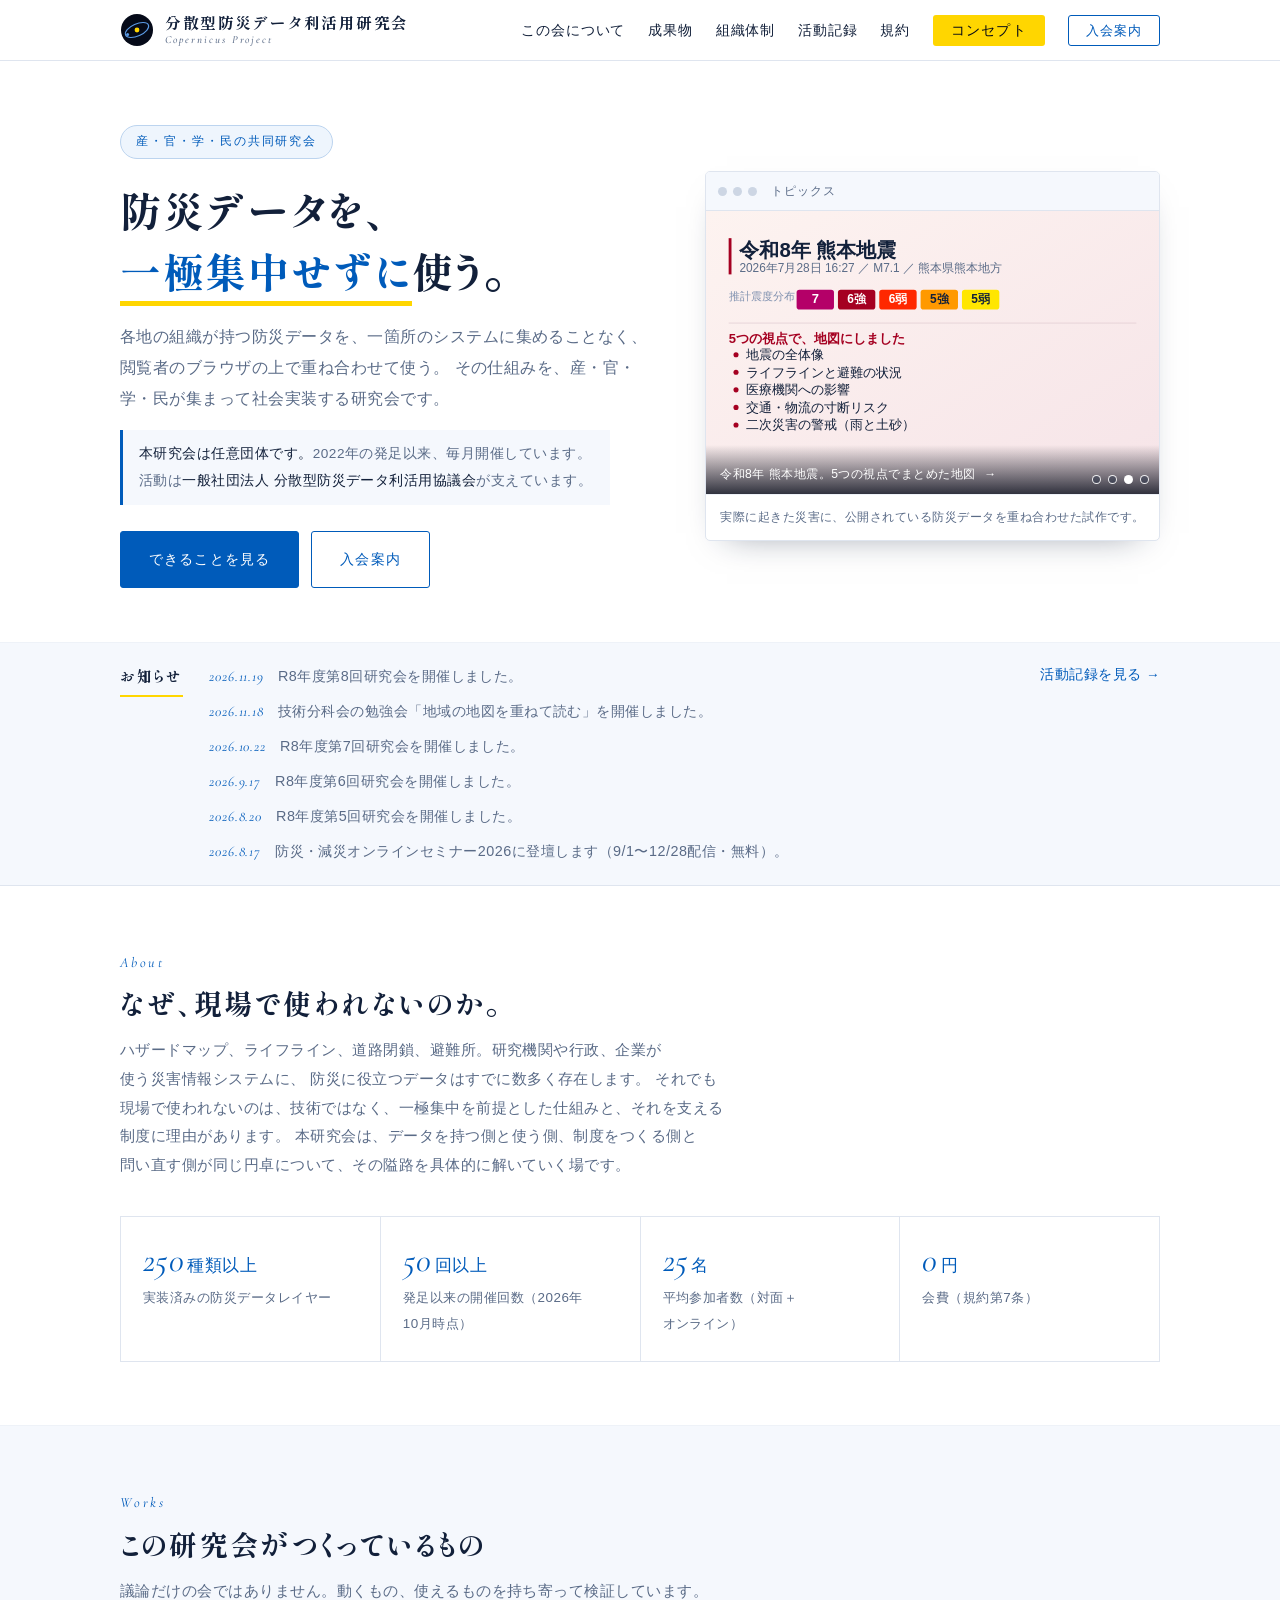
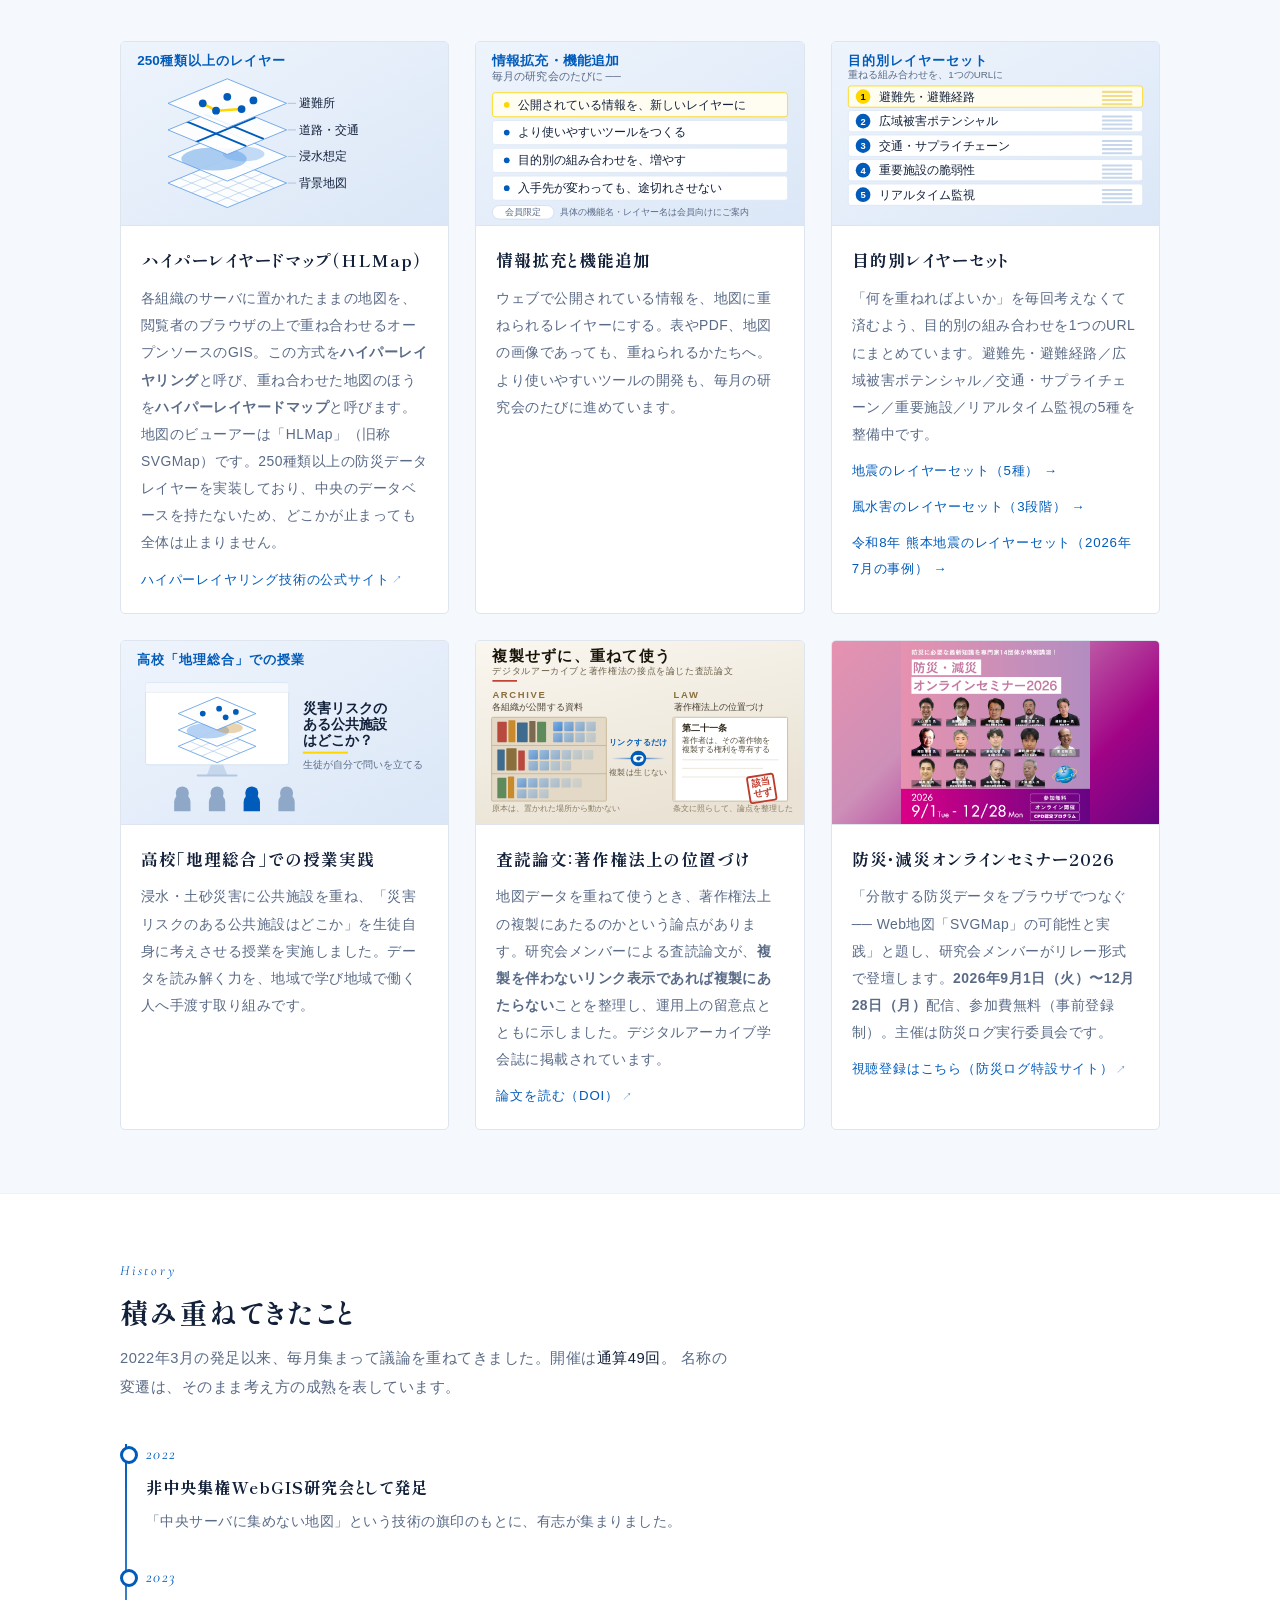
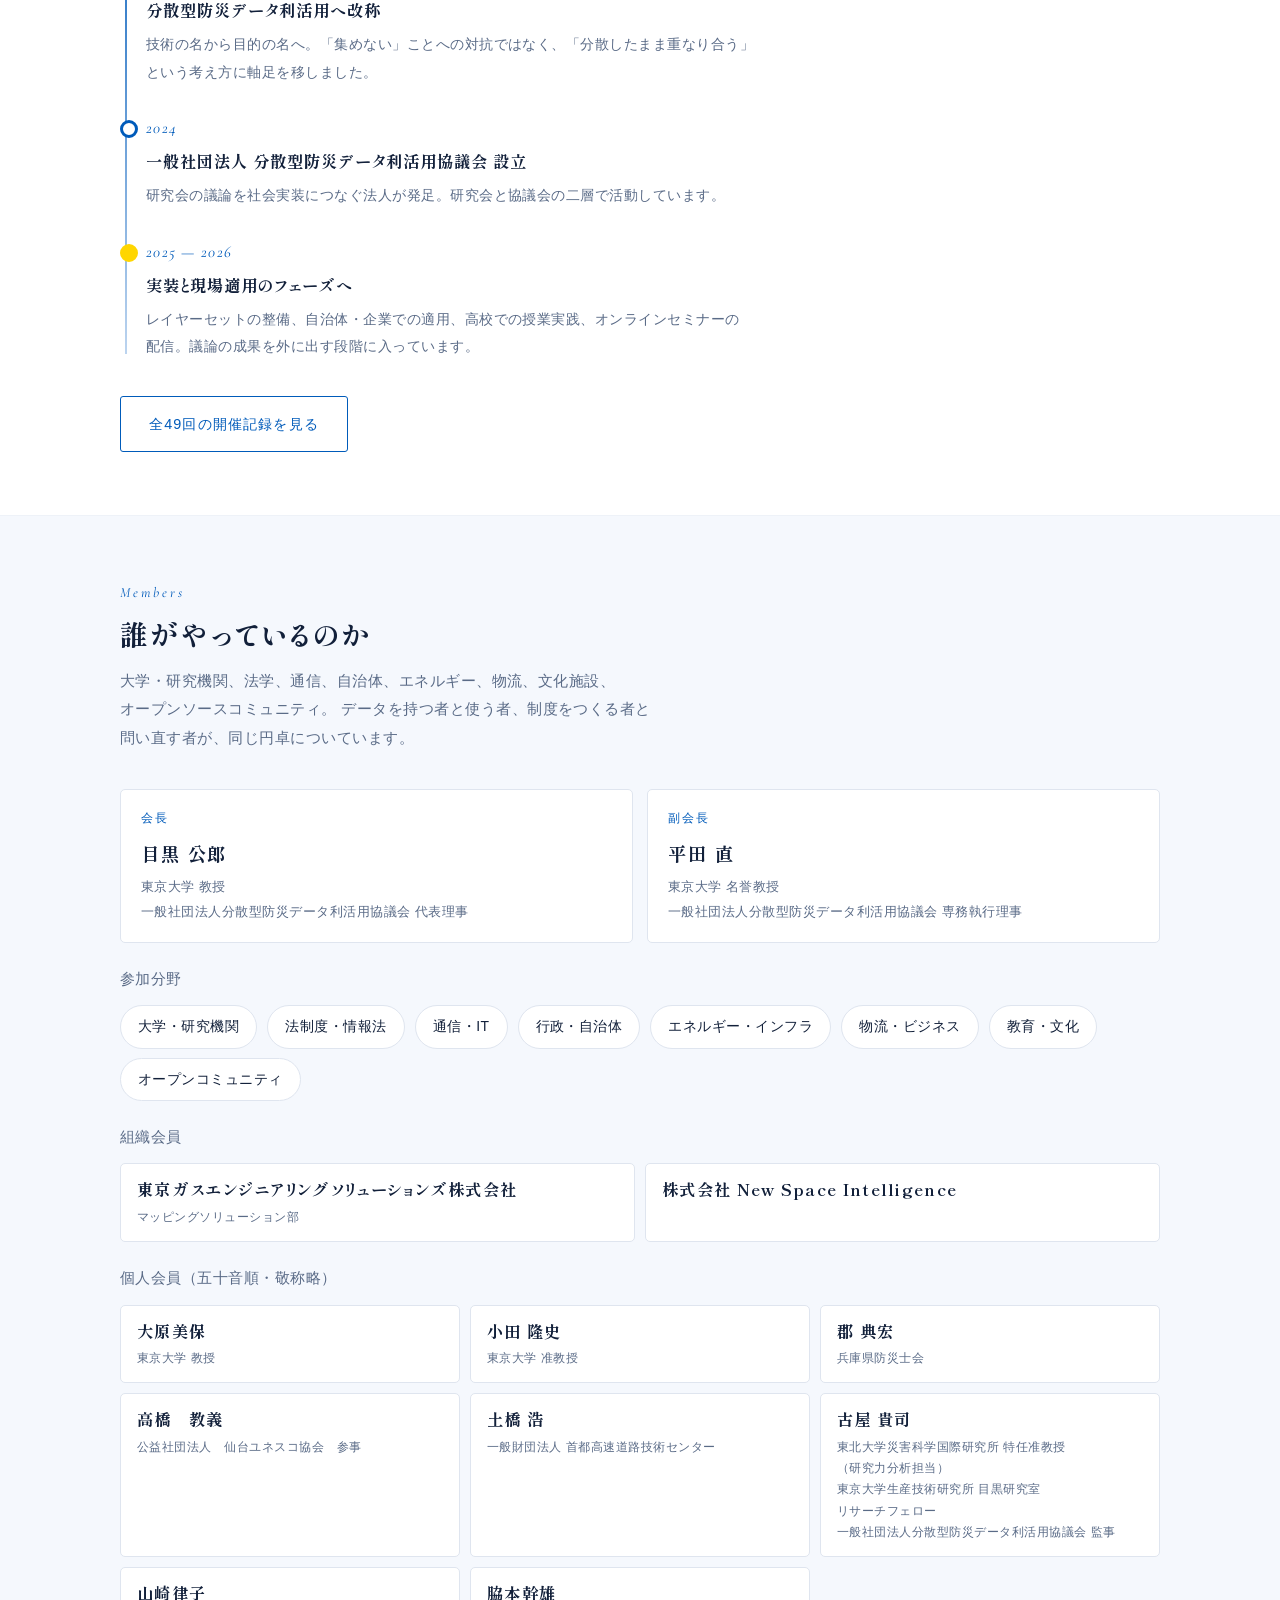
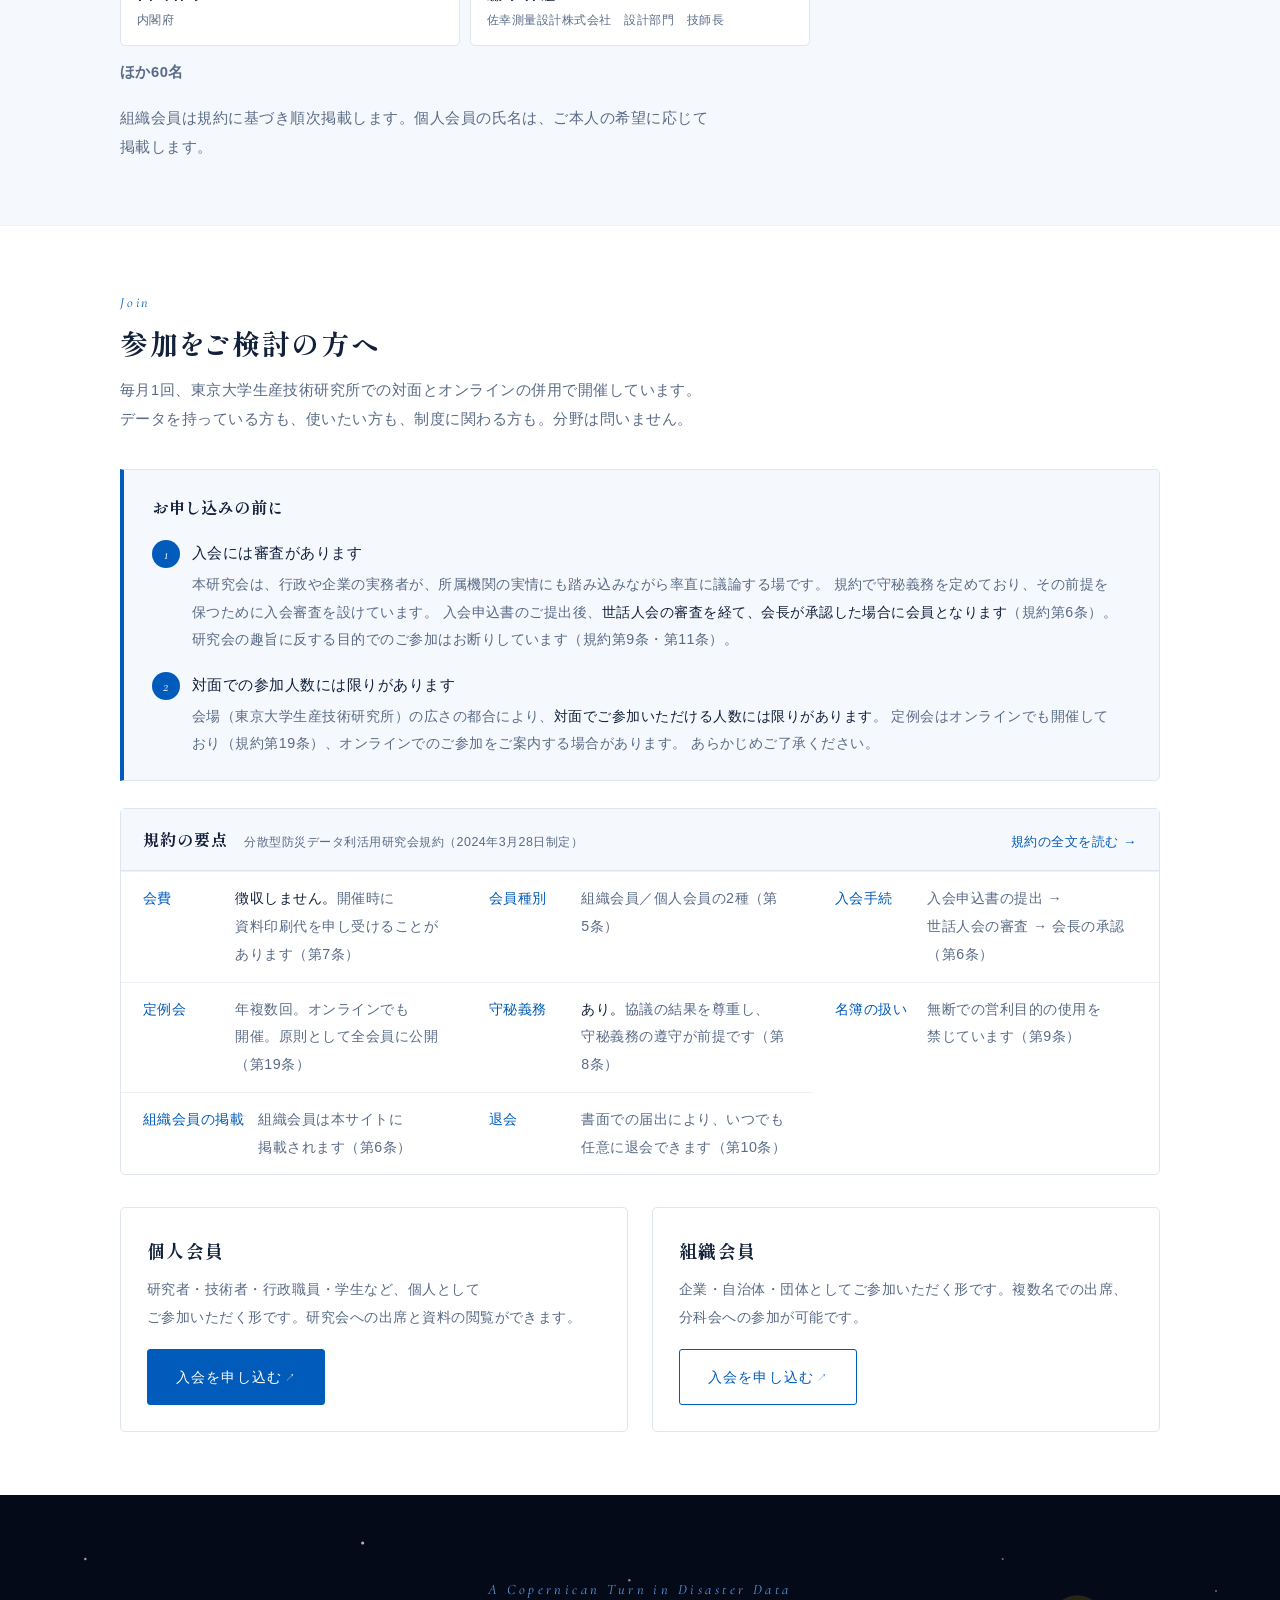
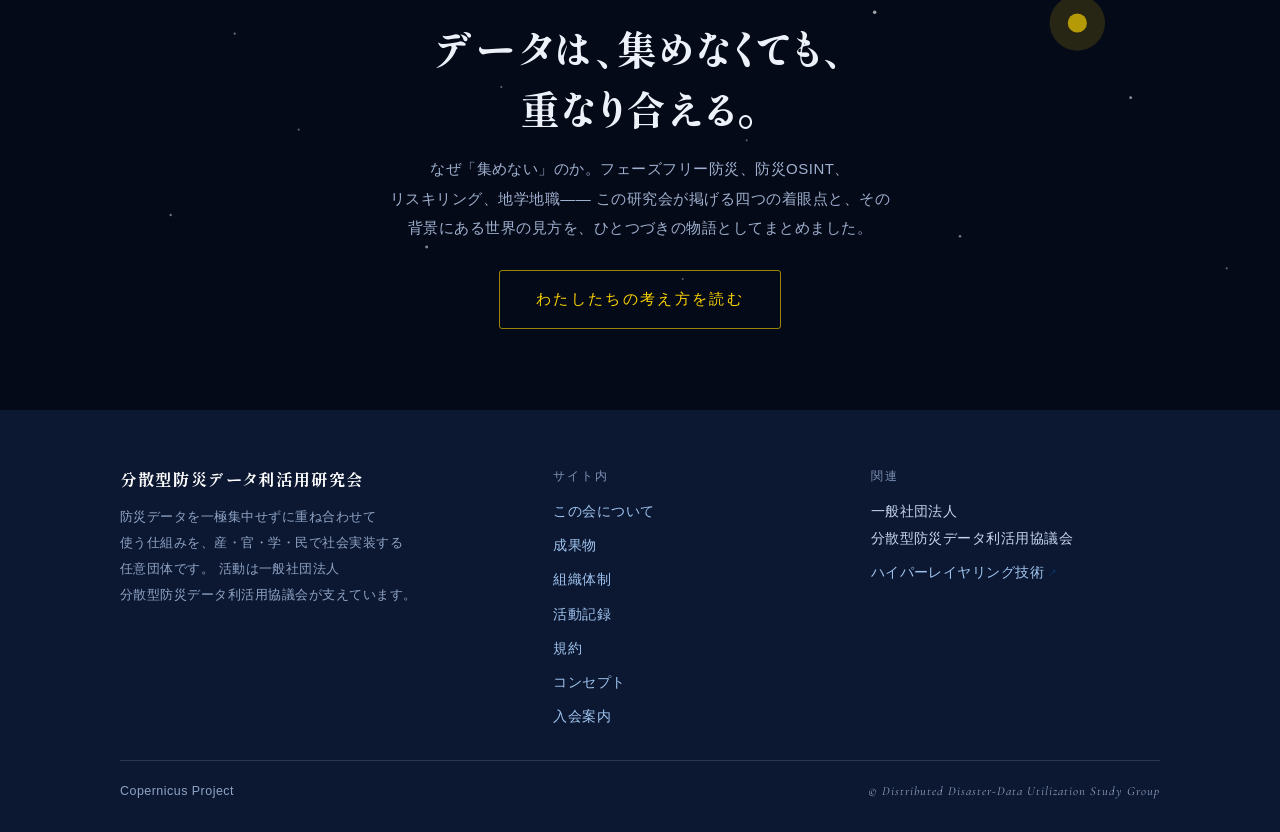
<file: index.html>
﻿<!DOCTYPE html>
<html lang="ja">
<head>
<meta charset="utf-8">
<meta name="viewport" content="width=device-width, initial-scale=1">
<title>分散型防災データ利活用研究会｜防災データを、一極集中せずに使う</title>
<meta name="description" content="各地に散らばる防災データを、一箇所に集めることなくブラウザ上で重ね合わせて使う。その仕組みを産官学民で社会実装する研究会です。2022年の発足以来、毎月開催しています。">
<!-- サイトの企画・執筆・デザイン・実装。発行主体は研究会（下部のJSON-LDを参照） -->
<meta name="author" content="古屋 貴司 (Takashi Furuya)">
<!-- SEO:start -->
<!-- Google Search Console の所有権確認。ページの見た目には影響しない。削除すると確認が外れる -->
<meta name="google-site-verification" content="BHTIkplktdy_r1cbRWovv_weoWzR46BO6f8DPQbKhCU">
<link rel="canonical" href="https://copernicus.gr.jp/">
<meta property="og:type" content="website">
<meta property="og:site_name" content="分散型防災データ利活用研究会">
<meta property="og:locale" content="ja_JP">
<meta property="og:url" content="https://copernicus.gr.jp/">
<meta property="og:title" content="分散型防災データ利活用研究会｜防災データを、一極集中せずに使う">
<meta property="og:description" content="各地に散らばる防災データを、一箇所に集めることなくブラウザ上で重ね合わせて使う。その仕組みを産官学民で社会実装する研究会です。2022年の発足以来、毎月開催しています。">
<meta property="og:image" content="https://copernicus.gr.jp/ogp.png">
<meta property="og:image:width" content="1200">
<meta property="og:image:height" content="630">
<meta property="og:image:alt" content="データは、集めなくても、重なり合える。／分散型防災データ利活用研究会">
<meta name="twitter:card" content="summary_large_image">
<meta name="robots" content="index,follow,max-image-preview:large">
<script type="application/ld+json">
{
  "@context": "https://schema.org",
  "@type": "Organization",
  "@id": "https://copernicus.gr.jp/#organization",
  "name": "分散型防災データ利活用研究会",
  "alternateName": ["COPERNICUS研究会", "非中央集権WebGIS研究会", "Distributed Disaster-Data Utilization Study Group"],
  "url": "https://copernicus.gr.jp/",
  "logo": "https://copernicus.gr.jp/ogp.png",
  "foundingDate": "2022-03-31",
  "description": "各地に散らばる防災データを、一箇所に集めることなくブラウザ上で重ね合わせて使う仕組みを、産官学民で社会実装する研究会。",
  "parentOrganization": {
    "@type": "Organization",
    "name": "一般社団法人分散型防災データ利活用協議会"
  },
  "knowsAbout": ["防災データ", "ハイパーレイヤリング", "ハイパーレイヤードマップ", "HLMap", "分散型GIS", "ハザードマップ", "フェーズフリー防災", "防災OSINT", "オープンデータ"],
  "citation": {
    "@type": "ScholarlyArticle",
    "name": "ハイパーレイヤリングによる地図データの防災活用と著作権法上の課題：複製を伴わないリンク表示の合法性と運用上の留意点",
    "author": [
      { "@type": "Person", "name": "三浦 伸也" },
      { "@type": "Person", "name": "高木 悟" },
      { "@type": "Person", "name": "福井 健策" },
      { "@type": "Person", "name": "目黒 公郎" },
      { "@type": "Person", "name": "柴山 明寛" },
      { "@type": "Person", "name": "柴田 一雄" },
      { "@type": "Person", "name": "瀧田 佐登子" }
    ],
    "isPartOf": { "@type": "Periodical", "name": "デジタルアーカイブ学会誌" },
    "volumeNumber": "10",
    "issueNumber": "3",
    "datePublished": "2026",
    "pagination": "e22-e32",
    "identifier": "https://doi.org/10.24506/jsda.10.3_e22",
    "url": "https://doi.org/10.24506/jsda.10.3_e22"
  }
}
</script>

<!--
  サイトそのものの制作クレジット。
  author（＝creator）は個人、publisher は研究会。両者を分けておく。
  schema.org の producer は音楽アルバム・映画・TV/ラジオ番組などの制作を
  想定した語で、ウェブサイトには合わない。director は映像作品向け。
-->
<script type="application/ld+json">
{
  "@context": "https://schema.org",
  "@type": "WebSite",
  "@id": "https://copernicus.gr.jp/#website",
  "name": "分散型防災データ利活用研究会",
  "url": "https://copernicus.gr.jp/",
  "inLanguage": "ja",
  "publisher": { "@id": "https://copernicus.gr.jp/#organization" },
  "author": {
    "@type": "Person",
    "@id": "https://copernicus.gr.jp/#furuya",
    "name": "古屋 貴司",
    "alternateName": "Takashi Furuya"
  },
  "creator": { "@id": "https://copernicus.gr.jp/#furuya" }
}
</script>
<!-- SEO:end -->
<link rel="icon" type="image/svg+xml" href="data:image/svg+xml,%3Csvg xmlns='http://www.w3.org/2000/svg' viewBox='0 0 64 64'%3E%3Crect width='64' height='64' rx='12' fill='%23050a18'/%3E%3Cellipse cx='32' cy='32' rx='24' ry='11' fill='none' stroke='%235b9be6' stroke-width='3' transform='rotate(-24 32 32)'/%3E%3Ccircle cx='32' cy='32' r='6' fill='%23ffd600'/%3E%3Ccircle cx='14' cy='40' r='4' fill='%235b9be6'/%3E%3C/svg%3E">
<link rel="preconnect" href="https://fonts.googleapis.com">
<link rel="preconnect" href="https://fonts.gstatic.com" crossorigin>
<link href="https://fonts.googleapis.com/css2?family=Shippori+Mincho+B1:wght@500;700;800&family=Zen+Kaku+Gothic+New:wght@400;500;700&family=Cormorant+Garamond:ital,wght@1,400;1,500&display=swap" rel="stylesheet">
<!-- home.css を書き換えたら、末尾の数字を1つ増やしてください -->
<link rel="stylesheet" href="home.css?v=47">

<!-- アクセス解析（GoatCounter）。Cookieを使わず、IPアドレスとUser-Agentを保存しない。
     個人を識別せず、集計結果だけを残すため、同意バナーは置いていない。
     止めるときは、下の2行を消すだけでよい。 -->
<script data-goatcounter="https://copernicus-tokyo.goatcounter.com/count"
        async src="//gc.zgo.at/count.js"></script>
</head>
<body>

<header class="hd">
  <div class="hd__in">
    <a class="hd__brand" href="#top">
      <svg width="34" height="34" viewBox="0 0 34 34" aria-hidden="true">
        <circle cx="17" cy="17" r="16" fill="#050a18"/>
        <circle cx="17" cy="17" r="2.4" fill="#ffd600"/>
        <ellipse cx="17" cy="17" rx="12.5" ry="6" fill="none" stroke="#5b9be6" stroke-width="1.1" transform="rotate(-24 17 17)"/>
        <circle cx="7.6" cy="21.4" r="1.5" fill="#5b9be6"/>
      </svg>
      <span class="hd__name">分散型防災データ利活用研究会<small>Copernicus Project</small></span>
    </a>
    <nav>
      <ul class="hd__nav">
        <li><a href="#about">この会について</a></li>
        <li><a href="#works">成果物</a></li>
        <li><a href="#members">組織体制</a></li>
        <li><a href="records.html">活動記録</a></li>
        <li><a href="kiyaku.html">規約</a></li>
        <li class="is-story"><a href="story.html">コンセプト</a></li>
        <li><a class="hd__cta" href="#join">入会案内</a></li>
      </ul>
    </nav>
  </div>
</header>

<main id="top">

<!-- ============ ファーストビュー ============ -->
<section class="hero">
  <div class="wrap hero__grid">
    <div>
      <span class="hero__eyebrow">産・官・学・民の共同研究会</span>
      <h1>防災データを、<br><em>一極集中せずに</em>使う。</h1>
      <p class="hero__lead">
        各地の組織が持つ防災データを、一箇所のシステムに集めることなく、
        閲覧者のブラウザの上で重ね合わせて使う。
        その仕組みを、産・官・学・民が集まって社会実装する研究会です。
      </p>
      <p class="hero__org">
        <b>本研究会は任意団体です。</b>2022年の発足以来、毎月開催しています。
        活動は<b>一般社団法人 分散型防災データ利活用協議会</b>が支えています。
      </p>
      <div class="btns">
        <a class="btn btn--fill" href="#works">できることを見る</a>
        <a class="btn btn--line" href="#join">入会案内</a>
      </div>
    </div>

    <!-- 【要差し替え】実際の画面キャプチャに置き換えてください -->
    <figure class="shot">
      <div class="shot__bar">
        <span class="shot__dot"></span><span class="shot__dot"></span><span class="shot__dot"></span>
        <span class="shot__url" id="heroUrl">hyperlayering.org / …</span>
      </div>
      <!-- 画像の指定は同じフォルダの hero.js を編集してください。
           2枚以上書くと自動で切り替わります（1枚なら静止したまま） -->
      <div class="shot__body" id="heroShot">
        <img class="shot__img" src="fig-hero.svg" width="1600" height="1000"
             alt="各組織にデータを置いたまま、ブラウザの上で重ね合わせる仕組みの図">
      </div>
      <figcaption class="shot__cap" id="heroCap">1つのURLで、目的に応じたレイヤーの組み合わせをそのまま届けられます。</figcaption>
    </figure>
  </div>
</section>

<!-- ============ お知らせ（ヒーロー直下） ============
     本文は同じフォルダの news.js を編集してください -->
<section class="strip">
  <div class="wrap strip__in">
    <span class="strip__label">お知らせ</span>
    <div class="news" id="news">
      <div class="news__i"><span class="news__d">2026.10.22</span><span class="news__x">R8年度第7回研究会を開催しました。</span></div>
      <div class="news__i"><span class="news__d">2026.9.17</span><span class="news__x">R8年度第6回研究会を開催しました。</span></div>
    </div>
    <a class="strip__more" href="records.html">活動記録を見る</a>
  </div>
</section>

<!-- ============ この会について ============ -->
<section class="sec" id="about">
  <div class="wrap">
    <div class="sec__head rv">
      <span class="sec__label">About</span>
      <h2 class="sec__title">なぜ、現場で使われないのか。</h2>
      <p class="sec__note">
        ハザードマップ、ライフライン、道路閉鎖、避難所。研究機関や行政、企業が使う災害情報システムに、
        防災に役立つデータはすでに数多く存在します。
        それでも現場で使われないのは、技術ではなく、一極集中を前提とした仕組みと、それを支える制度に理由があります。
        本研究会は、データを持つ側と使う側、制度をつくる側と問い直す側が同じ円卓について、その隘路を具体的に解いていく場です。
      </p>
    </div>
    <div class="figs rv">
      <div class="fig">
        <div class="fig__v">250<span>種類以上</span></div>
        <div class="fig__k">実装済みの防災データレイヤー</div>
      </div>
      <div class="fig">
        <div class="fig__v">50<span>回以上</span></div>
        <div class="fig__k">発足以来の開催回数（2026年10月時点）</div>
      </div>
      <div class="fig">
        <div class="fig__v">25<span>名</span></div>
        <div class="fig__k">平均参加者数（対面＋オンライン）</div>
      </div>
      <div class="fig">
        <div class="fig__v">0<span>円</span></div>
        <div class="fig__k">会費（規約第7条）</div>
      </div>
    </div>
  </div>
</section>

<!-- ============ 成果物 ============ -->
<section class="sec sec--tint" id="works">
  <div class="wrap">
    <div class="sec__head rv">
      <span class="sec__label">Works</span>
      <h2 class="sec__title">この研究会がつくっているもの</h2>
      <p class="sec__note">議論だけの会ではありません。動くもの、使えるものを持ち寄って検証しています。</p>
    </div>
    <div class="works">

      <article class="work rv">
        <img class="work__img" src="fig-hyperlayering.svg" width="1600" height="900" loading="lazy"
             alt="行政・研究機関・民間・コミュニティのサーバにデータを置いたまま、閲覧者のブラウザの上で重ね合わせる仕組みの図">
        <div class="work__b">
          <h3 class="work__t">ハイパーレイヤードマップ（HLMap）</h3>
          <p class="work__d">各組織のサーバに置かれたままの地図を、閲覧者のブラウザの上で重ね合わせるオープンソースのGIS。この方式を<b>ハイパーレイヤリング</b>と呼び、重ね合わせた地図のほうを<b>ハイパーレイヤードマップ</b>と呼びます。地図のビューアーは「HLMap」（旧称 SVGMap）です。250種類以上の防災データレイヤーを実装しており、中央のデータベースを持たないため、どこかが止まっても全体は止まりません。</p>
          <a class="work__more" href="https://hyperlayering.org/" target="_blank" rel="noopener">ハイパーレイヤリング技術の公式サイト</a>
        </div>
      </article>
      <article class="work rv">
        <img class="work__img" src="fig-dev.svg" width="1600" height="900" loading="lazy"
             alt="毎月の研究会のたびに、公開情報の新規レイヤー化、より使いやすいツールの開発、目的別の組み合わせの拡充が重ねられていることを示す図">
        <div class="work__b">
          <h3 class="work__t">情報拡充と機能追加</h3>
          <p class="work__d">ウェブで公開されている情報を、地図に重ねられるレイヤーにする。表やPDF、地図の画像であっても、重ねられるかたちへ。より使いやすいツールの開発も、毎月の研究会のたびに進めています。</p>
        </div>
      </article>
      <article class="work rv">
        <img class="work__img" src="fig-layerset.svg" width="1600" height="900" loading="lazy"
             alt="避難先・避難経路、広域被害ポテンシャル、交通・サプライチェーン、重要施設の脆弱性、リアルタイム監視の5つのレイヤーセットの構成図">
        <div class="work__b">
          <h3 class="work__t">目的別レイヤーセット</h3>
          <p class="work__d">「何を重ねればよいか」を毎回考えなくて済むよう、目的別の組み合わせを1つのURLにまとめています。避難先・避難経路／広域被害ポテンシャル／交通・サプライチェーン／重要施設／リアルタイム監視の5種を整備中です。</p>
          <a class="work__more" href="layersets.html">地震のレイヤーセット（5種）</a>
          <a class="work__more" href="layersets.html#storm">風水害のレイヤーセット（3段階）</a>
          <a class="work__more" href="kumamoto.html">令和8年 熊本地震のレイヤーセット（2026年7月の事例）</a>
        </div>
      </article>
      <article class="work rv">
        <img class="work__img" src="fig-class.svg" width="1600" height="900" loading="lazy"
             alt="教室のスクリーンに浸水・土砂災害・公共施設を重ねた地図を映し、生徒が災害リスクのある公共施設を考える授業の図">
        <div class="work__b">
          <h3 class="work__t">高校「地理総合」での授業実践</h3>
          <p class="work__d">浸水・土砂災害に公共施設を重ね、「災害リスクのある公共施設はどこか」を生徒自身に考えさせる授業を実施しました。データを読み解く力を、地域で学び地域で働く人へ手渡す取り組みです。</p>
        </div>
      </article>
      <!-- 書誌情報は表示しない。カードが縦に伸びるため、data-citation とJSON-LDに持たせている -->
      <article class="work rv" data-citation="三浦伸也・高木悟・福井健策・目黒公郎・柴山明寛・柴田一雄・瀧田佐登子「ハイパーレイヤリングによる地図データの防災活用と著作権法上の課題：複製を伴わないリンク表示の合法性と運用上の留意点」デジタルアーカイブ学会誌 第10巻3号、2026年、e22–e32頁。"
               data-doi="10.24506/jsda.10.3_e22">
        <img class="work__img" src="fig-paper.svg" width="1600" height="900" loading="lazy"
             alt="各組織のサーバに置かれたままの地図データを、閲覧者のブラウザの上でのみ重ね合わせる仕組みの図。サーバ間で複製が生じないことを示す">
        <div class="work__b">
          <h3 class="work__t">査読論文：著作権法上の位置づけ</h3>
          <p class="work__d">地図データを重ねて使うとき、著作権法上の複製にあたるのかという論点があります。研究会メンバーによる査読論文が、<b>複製を伴わないリンク表示であれば複製にあたらない</b>ことを整理し、運用上の留意点とともに示しました。デジタルアーカイブ学会誌に掲載されています。</p>
          <a class="work__more" href="https://doi.org/10.24506/jsda.10.3_e22" target="_blank" rel="noopener">論文を読む（DOI）</a>
        </div>
      </article>
      <article class="work rv">
        <img class="work__img work__img--fit" src="bosailog.png" width="640" height="620" loading="lazy"
             alt="防災・減災オンラインセミナー2026の告知バナー。専門家14団体が特別講演。2026年9月1日（火）〜12月28日（月）、参加無料、オンライン開催、CPD認定プログラム">
        <div class="work__b">
          <h3 class="work__t">防災・減災オンラインセミナー2026</h3>
          <p class="work__d">「分散する防災データをブラウザでつなぐ ── Web地図「SVGMap」の可能性と実践」と題し、研究会メンバーがリレー形式で登壇します。<b>2026年9月1日（火）〜12月28日（月）</b>配信、参加費無料（事前登録制）。主催は防災ログ実行委員会です。</p>
          <a class="work__more" href="https://bousailog.com/banner_post/online2026/"
             target="_blank" rel="noopener">視聴登録はこちら（防災ログ特設サイト）</a>
        </div>
      </article>

    </div>
  </div>
</section>

<!-- ============ 活動記録 ============ -->
<section class="sec" id="history">
  <div class="wrap">
    <div class="sec__head rv">
      <span class="sec__label">History</span>
      <h2 class="sec__title">積み重ねてきたこと</h2>
      <p class="sec__note">
        2022年3月の発足以来、毎月集まって議論を重ねてきました。開催は<b style="color:var(--ink);font-weight:500">通算49回</b>。
        名称の変遷は、そのまま考え方の成熟を表しています。
      </p>
    </div>

    <div class="tl rv" style="margin-bottom:36px">
      <div class="tl__i">
        <span class="tl__y">2022</span>
        <h3 class="tl__t">非中央集権WebGIS研究会として発足</h3>
        <p class="tl__d">「中央サーバに集めない地図」という技術の旗印のもとに、有志が集まりました。</p>
      </div>
      <div class="tl__i">
        <span class="tl__y">2023</span>
        <h3 class="tl__t">分散型防災データ利活用へ改称</h3>
        <p class="tl__d">技術の名から目的の名へ。「集めない」ことへの対抗ではなく、「分散したまま重なり合う」という考え方に軸足を移しました。</p>
      </div>
      <div class="tl__i">
        <span class="tl__y">2024</span>
        <h3 class="tl__t">一般社団法人 分散型防災データ利活用協議会 設立</h3>
        <p class="tl__d">研究会の議論を社会実装につなぐ法人が発足。研究会と協議会の二層で活動しています。</p>
      </div>
      <div class="tl__i tl__i--now">
        <span class="tl__y">2025 — 2026</span>
        <h3 class="tl__t">実装と現場適用のフェーズへ</h3>
        <p class="tl__d">レイヤーセットの整備、自治体・企業での適用、高校での授業実践、オンラインセミナーの配信。議論の成果を外に出す段階に入っています。</p>
      </div>
    </div>

    <a class="btn btn--line rv" href="records.html">全49回の開催記録を見る</a>
  </div>
</section>

<!-- ============ 組織体制 ============ -->
<section class="sec sec--tint" id="members">
  <div class="wrap">
    <div class="sec__head rv">
      <span class="sec__label">Members</span>
      <h2 class="sec__title">誰がやっているのか</h2>
      <p class="sec__note">
        大学・研究機関、法学、通信、自治体、エネルギー、物流、文化施設、オープンソースコミュニティ。
        データを持つ者と使う者、制度をつくる者と問い直す者が、同じ円卓についています。
      </p>
    </div>

    <div class="people rv">
      <div class="person">
        <div class="person__r">会長</div>
        <div class="person__n">目黒 公郎</div>
        <div class="person__o">東京大学 教授<br>
          一般社団法人分散型防災データ利活用協議会 代表理事</div>
      </div>
      <div class="person">
        <div class="person__r">副会長</div>
        <div class="person__n">平田 直</div>
        <div class="person__o">東京大学 名誉教授<br>
          一般社団法人分散型防災データ利活用協議会 専務執行理事</div>
      </div>
    </div>

    <p class="sec__note rv" style="margin:0 0 12px">参加分野</p>
    <div class="orgs rv">
      <span class="org">大学・研究機関</span>
      <span class="org">法制度・情報法</span>
      <span class="org">通信・IT</span>
      <span class="org">行政・自治体</span>
      <span class="org">エネルギー・インフラ</span>
      <span class="org">物流・ビジネス</span>
      <span class="org">教育・文化</span>
      <span class="org">オープンコミュニティ</span>
    </div>
    <!-- 掲載はご本人・ご担当者の指定した文字列をそのまま使う。事務局が推測で補わない。
         並びは、組織名・氏名の五十音順（和文のあとに英字）。 -->
    <p class="sec__note rv" style="margin:22px 0 12px">組織会員</p>
    <ul class="mems rv">
      <li class="mem"><span class="mem__n">東京ガスエンジニアリングソリューションズ株式会社</span><span class="mem__o">マッピングソリューション部</span></li>
      <li class="mem"><span class="mem__n">株式会社 New Space Intelligence</span></li>
    </ul>

    <p class="sec__note rv" style="margin:22px 0 12px">個人会員（五十音順・敬称略）</p>
    <ul class="mems rv">
      <li class="mem"><span class="mem__n">大原美保</span><span class="mem__o">東京大学 教授</span></li>
      <li class="mem"><span class="mem__n">小田 隆史</span><span class="mem__o">東京大学 准教授</span></li>
      <li class="mem"><span class="mem__n">郡 典宏</span><span class="mem__o">兵庫県防災士会</span></li>
      <li class="mem"><span class="mem__n">高橋　教義</span><span class="mem__o">公益社団法人　仙台ユネスコ協会　参事</span></li>
      <li class="mem"><span class="mem__n">土橋 浩</span><span class="mem__o">一般財団法人 首都高速道路技術センター</span></li>
      <li class="mem"><span class="mem__n">古屋 貴司</span><span class="mem__o">東北大学災害科学国際研究所 特任准教授（研究力分析担当）<br>東京大学生産技術研究所 目黒研究室 リサーチフェロー<br>一般社団法人分散型防災データ利活用協議会 監事</span></li>
      <li class="mem"><span class="mem__n">山崎律子</span><span class="mem__o">内閣府</span></li>
      <li class="mem"><span class="mem__n">脇本幹雄</span><span class="mem__o">佐幸測量設計株式会社　設計部門　技師長</span></li>
    </ul>
    <p class="sec__note rv" style="margin:12px 0 0"><b>ほか60名</b></p>

    <p class="sec__note rv" style="margin-top:18px">
      組織会員は規約に基づき順次掲載します。個人会員の氏名は、ご本人の希望に応じて掲載します。
    </p>
  </div>
</section>

<!-- ============ 入会案内 ============ -->
<section class="sec" id="join">
  <div class="wrap">
    <div class="sec__head rv">
      <span class="sec__label">Join</span>
      <h2 class="sec__title">参加をご検討の方へ</h2>
      <p class="sec__note">
        毎月1回、東京大学生産技術研究所での対面とオンラインの併用で開催しています。
        データを持っている方も、使いたい方も、制度に関わる方も。分野は問いません。
      </p>
    </div>

    <!-- 入会にあたっての前提。会長の懸念（審査・対面定員）への明示 -->
    <div class="notice rv">
      <p class="notice__t">お申し込みの前に</p>
      <ul class="notice__l">
        <li>
          <span class="notice__n">1</span>
          <div>
            <p class="notice__h">入会には審査があります</p>
            <p class="notice__d">
              本研究会は、行政や企業の実務者が、所属機関の実情にも踏み込みながら率直に議論する場です。
              規約で守秘義務を定めており、その前提を保つために入会審査を設けています。
              入会申込書のご提出後、<b>世話人会の審査を経て、会長が承認した場合に会員となります</b>（規約第6条）。
              研究会の趣旨に反する目的でのご参加はお断りしています（規約第9条・第11条）。
            </p>
          </div>
        </li>
        <li>
          <span class="notice__n">2</span>
          <div>
            <p class="notice__h">対面での参加人数には限りがあります</p>
            <p class="notice__d">
              会場（東京大学生産技術研究所）の広さの都合により、<b>対面でご参加いただける人数には限りがあります</b>。
              定例会はオンラインでも開催しており（規約第19条）、オンラインでのご参加をご案内する場合があります。
              あらかじめご了承ください。
            </p>
          </div>
        </li>
      </ul>
    </div>

    <!-- 規約の要点。全文は kiyaku.html -->
    <div class="terms rv">
      <div class="terms__h">
        <span class="terms__t">規約の要点</span>
        <span class="terms__meta">分散型防災データ利活用研究会規約（2024年3月28日制定）</span>
        <a class="terms__link" href="kiyaku.html">規約の全文を読む</a>
      </div>
      <ul class="terms__list">
        <li><span class="terms__k">会費</span><span class="terms__v"><b>徴収しません。</b>開催時に資料印刷代を申し受けることがあります（第7条）</span></li>
        <li><span class="terms__k">会員種別</span><span class="terms__v">組織会員／個人会員の2種（第5条）</span></li>
        <li><span class="terms__k">入会手続</span><span class="terms__v">入会申込書の提出 → 世話人会の審査 → 会長の承認（第6条）</span></li>
        <li><span class="terms__k">定例会</span><span class="terms__v">年複数回。オンラインでも開催。原則として全会員に公開（第19条）</span></li>
        <li><span class="terms__k">守秘義務</span><span class="terms__v"><b>あり。</b>協議の結果を尊重し、守秘義務の遵守が前提です（第8条）</span></li>
        <li><span class="terms__k">名簿の扱い</span><span class="terms__v">無断での営利目的の使用を禁じています（第9条）</span></li>
        <li><span class="terms__k">組織会員の掲載</span><span class="terms__v">組織会員は本サイトに掲載されます（第6条）</span></li>
        <li><span class="terms__k">退会</span><span class="terms__v">書面での届出により、いつでも任意に退会できます（第10条）</span></li>
      </ul>
    </div>

    <div class="join">
      <div class="join__c rv">
        <h3 class="join__t">個人会員</h3>
        <p class="join__d">研究者・技術者・行政職員・学生など、個人としてご参加いただく形です。研究会への出席と資料の閲覧ができます。</p>
        <a class="btn btn--fill" href="https://docs.google.com/forms/d/e/1FAIpQLSdOlF8jZ-tLmGzOeHxR-rBc-UdF2_WeC-7fi5ABZqQSvOvMQw/viewform"
           target="_blank" rel="noopener">入会を申し込む</a>
      </div>
      <div class="join__c rv">
        <h3 class="join__t">組織会員</h3>
        <p class="join__d">企業・自治体・団体としてご参加いただく形です。複数名での出席、分科会への参加が可能です。</p>
        <a class="btn btn--line" href="https://docs.google.com/forms/d/e/1FAIpQLSdcbIn1FHETQGUpBhVxq96m0Fc4Jzv81zRjyqywgv9YxIB4LQ/viewform"
           target="_blank" rel="noopener">入会を申し込む</a>
      </div>
    </div>
  </div>
</section>

</main>

<!-- ============ ブランドページへの誘導 ============ -->
<section class="gate">
  <svg class="gate__stars" aria-hidden="true" preserveAspectRatio="none" viewBox="0 0 1200 400">
    <g fill="#ffffff">
      <circle cx="80" cy="60" r="1.2" opacity=".7"/><circle cx="220" cy="130" r="1" opacity=".5"/>
      <circle cx="340" cy="45" r="1.5" opacity=".8"/><circle cx="470" cy="180" r="1" opacity=".45"/>
      <circle cx="590" cy="80" r="1.2" opacity=".6"/><circle cx="700" cy="230" r="1" opacity=".4"/>
      <circle cx="820" cy="110" r="1.6" opacity=".75"/><circle cx="940" cy="60" r="1" opacity=".5"/>
      <circle cx="1060" cy="190" r="1.3" opacity=".65"/><circle cx="1140" cy="90" r="1" opacity=".45"/>
      <circle cx="160" cy="300" r="1.1" opacity=".5"/><circle cx="400" cy="330" r="1.4" opacity=".6"/>
      <circle cx="640" cy="360" r="1" opacity=".4"/><circle cx="900" cy="320" r="1.2" opacity=".55"/>
      <circle cx="1150" cy="350" r="1" opacity=".45"/><circle cx="280" cy="220" r="1" opacity=".4"/>
    </g>
    <circle cx="1010" cy="120" r="26" fill="#ffd600" opacity=".16"/>
    <circle cx="1010" cy="120" r="9" fill="#ffd600" opacity=".8"/>
  </svg>
  <div class="wrap gate__in">
    <p class="gate__label">A Copernican Turn in Disaster Data</p>
    <h2 class="gate__t">データは、集めなくても、<br>重なり合える。</h2>
    <p class="gate__d">
      なぜ「集めない」のか。フェーズフリー防災、防災OSINT、リスキリング、地学地職——
      この研究会が掲げる四つの着眼点と、その背景にある世界の見方を、ひとつづきの物語としてまとめました。
    </p>
    <a class="gate__btn" href="story.html">わたしたちの考え方を読む</a>
  </div>
</section>

<footer class="ft">
  <div class="wrap">
    <div class="ft__grid">
      <div>
        <div class="ft__n">分散型防災データ利活用研究会</div>
        <p class="ft__d">
          防災データを一極集中せずに重ね合わせて使う仕組みを、産・官・学・民で社会実装する任意団体です。
          活動は一般社団法人 分散型防災データ利活用協議会が支えています。
        </p>
      </div>
      <div>
        <div class="ft__h">サイト内</div>
        <!-- ヘッダーと同じ並び。ページ内→別ページ→入会案内の順 -->
        <ul class="ft__l">
          <li><a href="#about">この会について</a></li>
          <li><a href="#works">成果物</a></li>
          <li><a href="#members">組織体制</a></li>
          <li><a href="records.html">活動記録</a></li>
          <li><a href="kiyaku.html">規約</a></li>
          <li><a href="story.html">コンセプト</a></li>
          <li><a href="#join">入会案内</a></li>
        </ul>
      </div>
      <div>
        <div class="ft__h">関連</div>
        <ul class="ft__l">
          <!-- 協議会サイトは仮作成のため、いまはリンクを張っていません。
               東條さんが作成中のものが公開されしだい、次の1行に戻してください。
               <li><a href="https://（新しいURL）" target="_blank" rel="noopener">一般社団法人 分散型防災データ利活用協議会</a></li> -->
          <li><span class="ft__nolink">一般社団法人 分散型防災データ利活用協議会</span></li>
          <li><a href="https://hyperlayering.org/" target="_blank" rel="noopener">ハイパーレイヤリング技術</a></li>
        </ul>
      </div>
    </div>
    <div class="ft__b">
      <span>Copernicus Project</span>
      <span class="ft__c">© Distributed Disaster-Data Utilization Study Group</span>
    </div>
  </div>
</footer>

<!-- お知らせのデータ。ローカルでファイルを直接開いた場合にも読めるよう、
     テキストファイルではなくスクリプトとして読み込んでいます -->
<script src="hero.js?v=11"></script>
<script src="news.js?v=4"></script>
<script>
(function(){
  "use strict";

  /* ----- トップのスライド（hero.js の内容で組み立てる） -----
     1枚なら静止。2枚以上で6秒ごとに切り替わる。
     「視差を減らす」設定の端末では自動切替を行わない。 */
  (function(){
    var box = document.getElementById("heroShot");
    if(!box || typeof window.HERO !== "string") return;

    var items = window.HERO.split(/\r?\n/)
      .map(function(l){ return l.replace(/\s+$/, ""); })
      .filter(function(l){ return l.trim() && l.trim().charAt(0) !== "#"; })
      .map(function(l){
        var c = l.split("	").map(function(s){ return s.trim(); });
        var a = c[1] || "";
        /* 説明文が * で始まる画像は、画像に重なる説明帯を出さない。
           （バナーのように、文字が画像の中にすでに入っている場合）
           * を外した文は、読み上げソフト用の説明として使う */
        var bare = a.charAt(0) === "*";
        if (bare) a = a.slice(1).replace(/^[ 　]+/, "");
        return { src:c[0], alt:a, bare:bare, href:c[2] || "",
                 url:c[3] || "", cap:c[4] || "" };
      })
      .filter(function(o){ return o.src; });
    if(items.length < 2) return;          /* 1枚のときはHTMLのまま */

    var html = "";
    items.forEach(function(o, i){
      var img = '<img class="shot__img" src="' + o.src + '" width="1600" height="1000" alt="' +
                o.alt.replace(/"/g, "&quot;") + '"' + (i ? ' loading="lazy"' : '') + '>';
      /* 外部のページは新しいタブで開く */
      var ext = /^https?:/.test(o.href) ? ' target="_blank" rel="noopener"' : '';
      html += '<div class="shot__slide' + (i ? '' : ' is-on') + '" aria-hidden="' + (i ? 'true' : 'false') + '">' +
              (o.href ? '<a href="' + o.href + '"' + ext + '>' + img +
                        (o.bare
                          ? '<span class="shot__tag shot__tag--min"><i>→</i></span>'
                          : '<span class="shot__tag">' + o.alt.replace(/[<>]/g, "") + '<i>→</i></span>') +
                        '</a>' : img) +
              '</div>';
    });
    html += '<div class="shot__dots" role="tablist" aria-label="トップ画像の切り替え">';
    items.forEach(function(o, i){
      html += '<button class="shot__dot2' + (i ? '' : ' is-on') + '" role="tab" type="button" ' +
              'aria-selected="' + (i ? 'false' : 'true') + '" aria-label="' + (i+1) + '枚目"></button>';
    });
    html += '</div>';
    box.innerHTML = html;

    var slides = box.querySelectorAll(".shot__slide");
    var dots   = box.querySelectorAll(".shot__dot2");
    var cur = 0, timer = null;

    var urlEl = document.getElementById("heroUrl");
    var capEl = document.getElementById("heroCap");
    function show(n){
      cur = (n + slides.length) % slides.length;
      /* 枠のアドレスと下の説明文は、スライドごとに差し替える。
         hero.js で指定がなければ、その枠は空にする（前の画像の文言が残らないように） */
      if(urlEl) urlEl.textContent = items[cur].url;
      if(capEl){
        capEl.textContent = items[cur].cap;
        capEl.style.display = items[cur].cap ? "" : "none";
      }
      slides.forEach(function(el, i){
        el.classList.toggle("is-on", i === cur);
        el.setAttribute("aria-hidden", i === cur ? "false" : "true");
      });
      dots.forEach(function(el, i){
        el.classList.toggle("is-on", i === cur);
        el.setAttribute("aria-selected", i === cur ? "true" : "false");
      });
    }
    /* 切り替えの間隔（ミリ秒）。1000 で1秒。
       短くしすぎると読み終わる前に変わってしまうため、4000〜6000 を目安に */
    var INTERVAL = 5000;
    function start(){ stop(); timer = setInterval(function(){ show(cur+1); }, INTERVAL); }
    function stop(){ if(timer){ clearInterval(timer); timer = null; } }

    dots.forEach(function(el, i){
      el.addEventListener("click", function(){ show(i); stop(); });
    });
    /* 読んでいる最中に切り替わらないよう、指や視線が乗ったら止める */
    box.addEventListener("mouseenter", stop);
    box.addEventListener("mouseleave", start);
    box.addEventListener("focusin", stop);
    box.addEventListener("focusout", start);
    document.addEventListener("visibilitychange", function(){
      if(document.hidden){ stop(); } else { start(); }
    });

    if(!window.matchMedia("(prefers-reduced-motion: reduce)").matches) start();
  })();

  /* ----- 出現アニメーション ----- */
  var els = document.querySelectorAll(".rv");
  if("IntersectionObserver" in window &&
     !window.matchMedia("(prefers-reduced-motion: reduce)").matches){
    var io = new IntersectionObserver(function(es){
      es.forEach(function(e){ if(e.isIntersecting){ e.target.classList.add("on"); io.unobserve(e.target); } });
    },{threshold:.15,rootMargin:"0px 0px -40px 0px"});
    els.forEach(function(el){ io.observe(el); });
  }else{
    els.forEach(function(el){ el.classList.add("on"); });
  }

  /* ----- お知らせ: news.js を読み込んで差し替える -----
     1行1件。「日付 半角スペース 本文」。# 行と空行は無視。
     読み込めない場合はHTMLに書かれた予備の項目がそのまま残ります。 */
  var box = document.getElementById("news");
  if(box && typeof window.NEWS === "string"){
    var esc = function(s){ return String(s).replace(/[&<>"]/g, function(c){
      return {"&":"&amp;","<":"&lt;",">":"&gt;","\"":"&quot;"}[c]; }); };
    var items = window.NEWS.split(/\r?\n/)
      .map(function(l){ return l.trim(); })
      .filter(function(l){ return l && l.charAt(0) !== "#"; })
      .slice(0, 6);
    if(items.length){
      box.innerHTML = items.map(function(l){
        var m = l.match(/^(\d{4}[.\-\/]\d{1,2}[.\-\/]\d{1,2})[ \t　]+(.+)$/);
        return '<div class="news__i">' +
               '<span class="news__d">' + esc(m ? m[1] : "") + '</span>' +
               '<span class="news__x">' + esc(m ? m[2] : l) + '</span></div>';
      }).join("");
    }
  }
})();
</script>
</body>
</html>
</file>
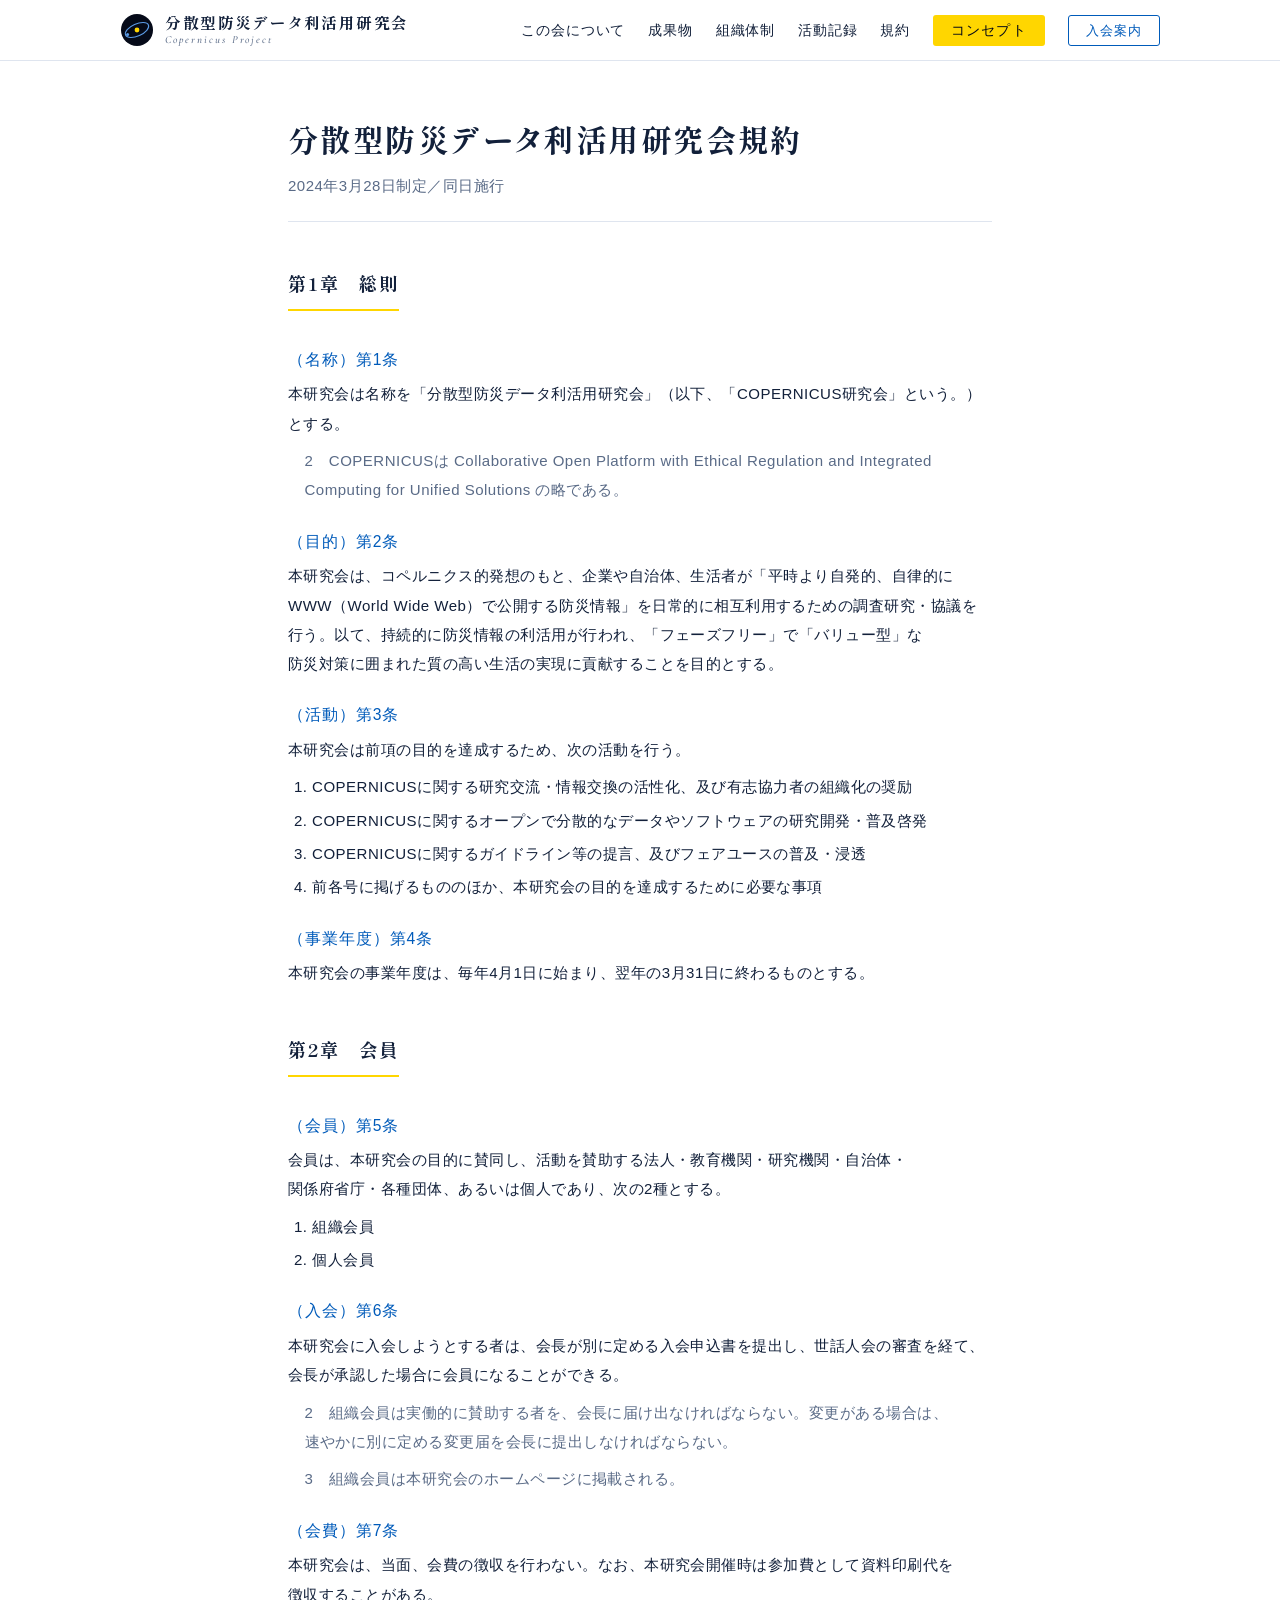
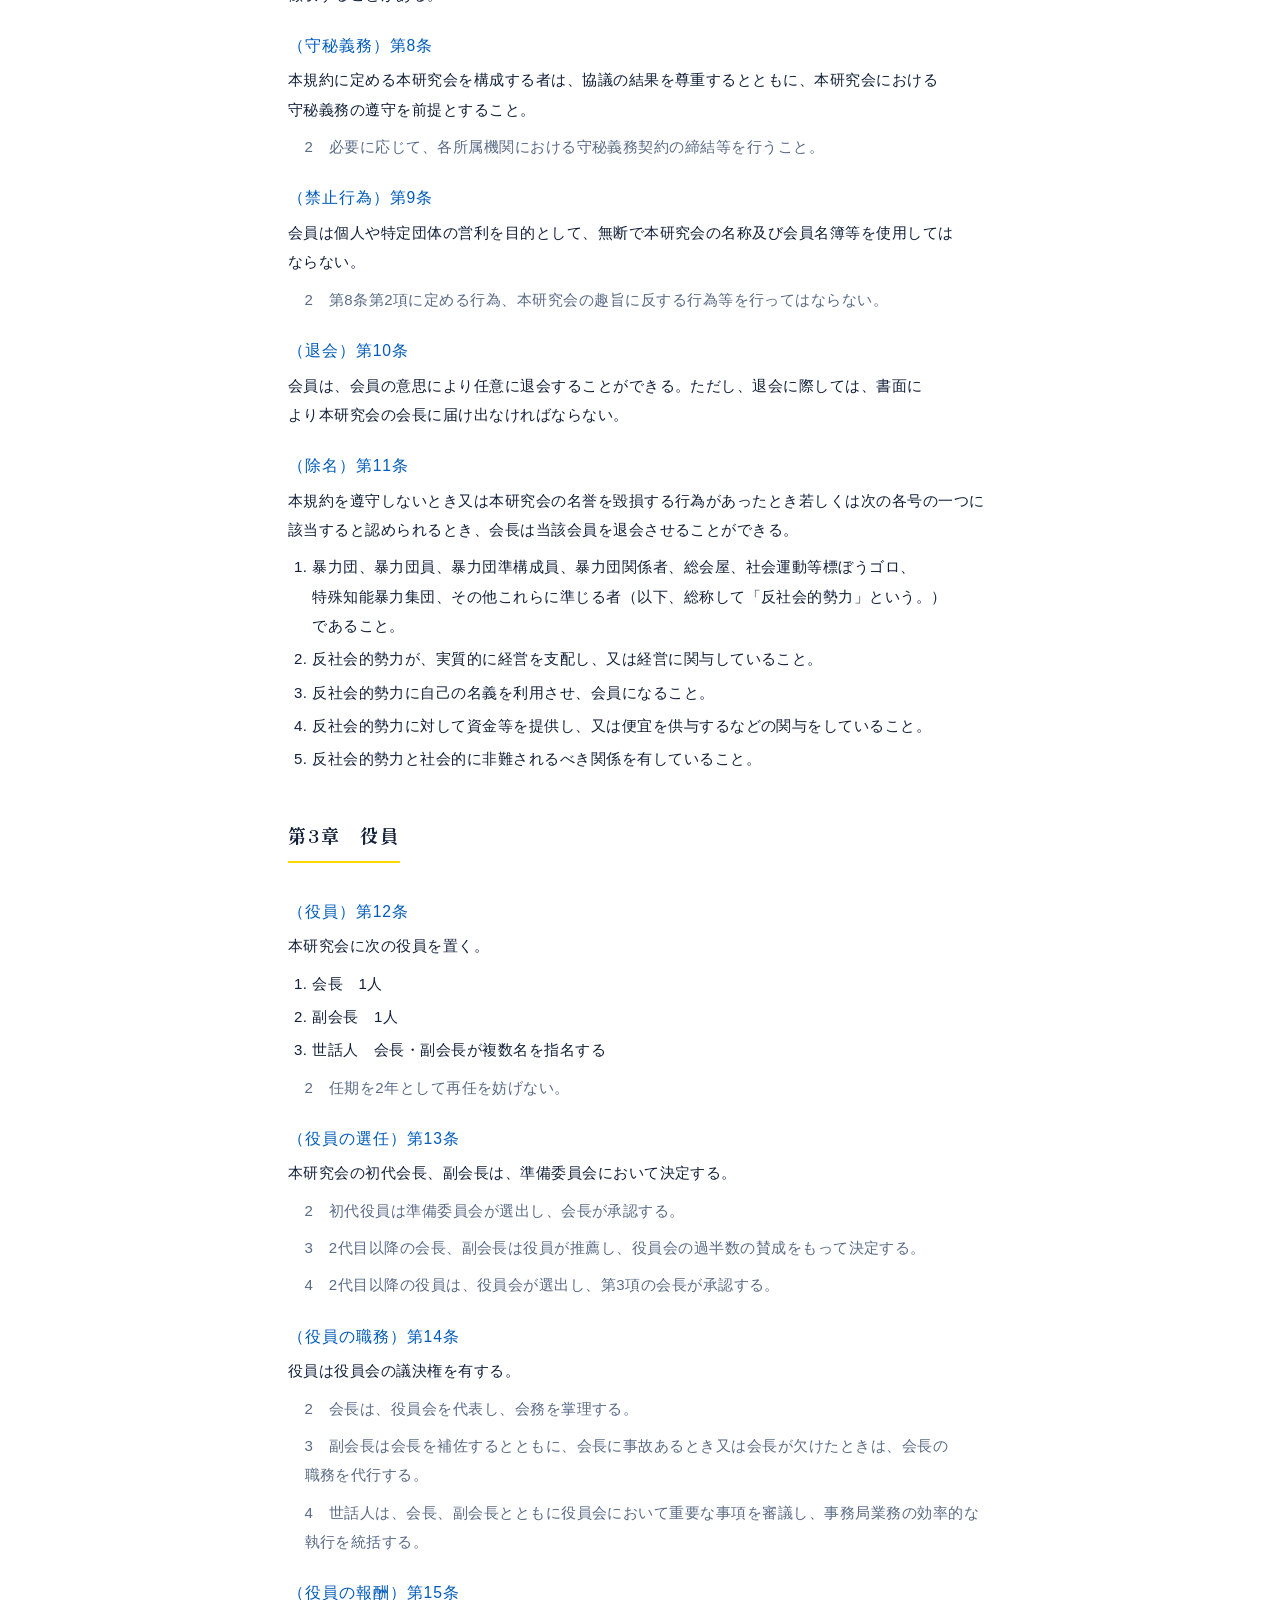
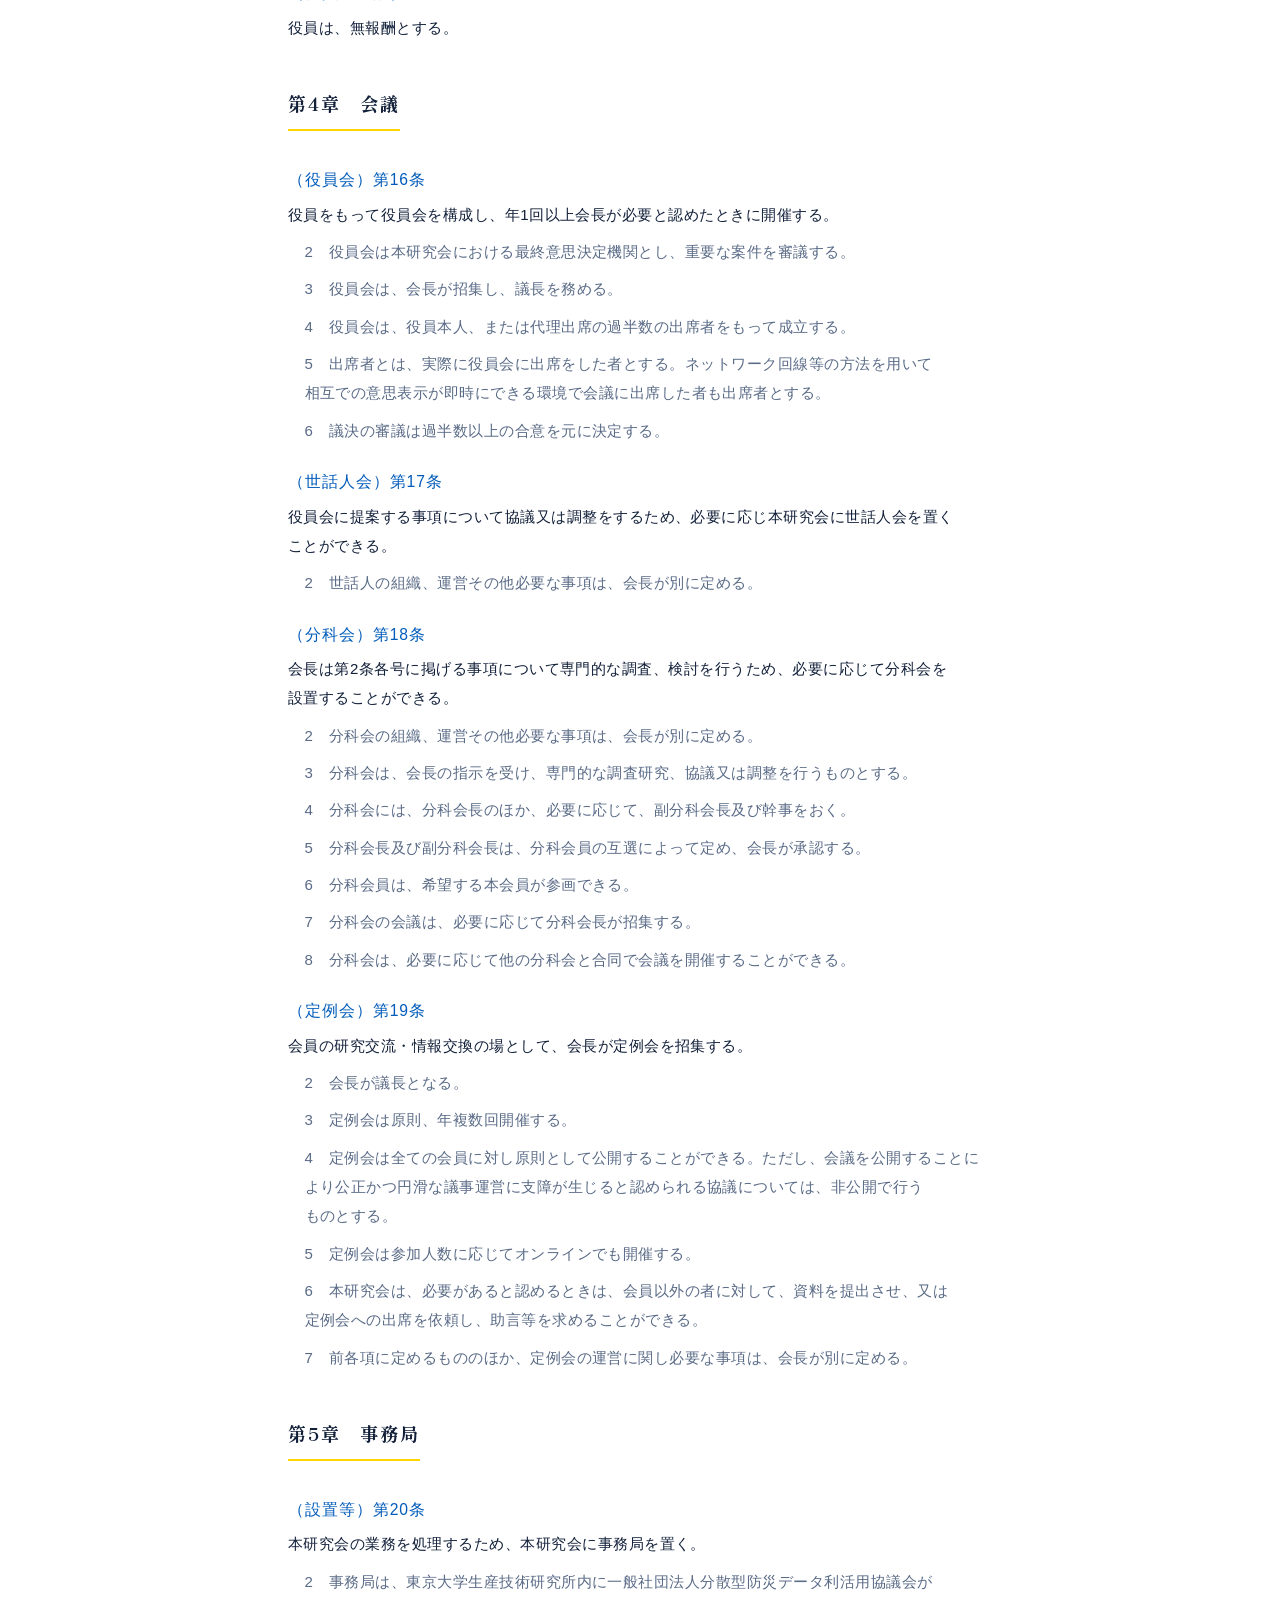
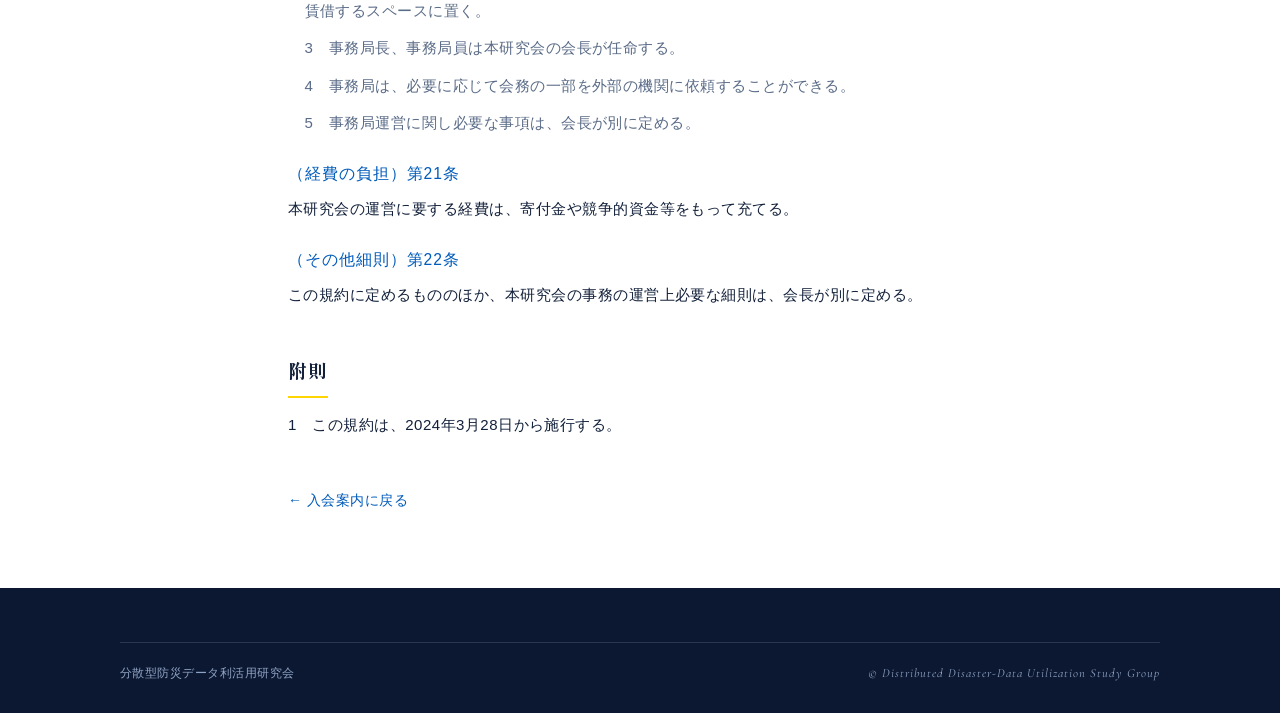
<file: kiyaku.html>
﻿<!DOCTYPE html>
<html lang="ja">
<head>
<meta charset="utf-8">
<meta name="viewport" content="width=device-width, initial-scale=1">
<title>研究会規約 — 分散型防災データ利活用研究会</title>
<meta name="description" content="分散型防災データ利活用研究会（COPERNICUS研究会）の規約全文。2024年3月28日制定。">
<!-- ページの企画・デザイン・実装。規約そのものの制定主体は研究会（下部のJSON-LDを参照） -->
<meta name="author" content="古屋 貴司 (Takashi Furuya)">
<!-- SEO:start -->
<link rel="canonical" href="https://copernicus.gr.jp/kiyaku.html">
<meta property="og:type" content="article">
<meta property="og:site_name" content="分散型防災データ利活用研究会">
<meta property="og:locale" content="ja_JP">
<meta property="og:url" content="https://copernicus.gr.jp/kiyaku.html">
<meta property="og:title" content="研究会規約 — 分散型防災データ利活用研究会">
<meta property="og:description" content="分散型防災データ利活用研究会（COPERNICUS研究会）の規約全文。2024年3月28日制定。">
<meta property="og:image" content="https://copernicus.gr.jp/ogp.png">
<meta property="og:image:width" content="1200">
<meta property="og:image:height" content="630">
<meta property="og:image:alt" content="データは、集めなくても、重なり合える。／分散型防災データ利活用研究会">
<meta name="twitter:card" content="summary_large_image">
<meta name="robots" content="index,follow,max-image-preview:large">
<!-- SEO:end -->
<link rel="icon" type="image/svg+xml" href="data:image/svg+xml,%3Csvg xmlns='http://www.w3.org/2000/svg' viewBox='0 0 64 64'%3E%3Crect width='64' height='64' rx='12' fill='%23050a18'/%3E%3Cellipse cx='32' cy='32' rx='24' ry='11' fill='none' stroke='%235b9be6' stroke-width='3' transform='rotate(-24 32 32)'/%3E%3Ccircle cx='32' cy='32' r='6' fill='%23ffd600'/%3E%3Ccircle cx='14' cy='40' r='4' fill='%235b9be6'/%3E%3C/svg%3E">
<link rel="preconnect" href="https://fonts.googleapis.com">
<link rel="preconnect" href="https://fonts.gstatic.com" crossorigin>
<link href="https://fonts.googleapis.com/css2?family=Shippori+Mincho+B1:wght@500;700;800&family=Zen+Kaku+Gothic+New:wght@400;500;700&family=Cormorant+Garamond:ital,wght@1,400;1,500&display=swap" rel="stylesheet">
<link rel="stylesheet" href="home.css?v=47">

<!--
  このページの制作クレジット。
  author（＝creator）は個人、publisher は研究会。両者を分けておく。

  【重要】規約そのものを書いたのは研究会であって、個人ではない。
  ページの author に個人名を置くだけだと「規約を個人が定めた」と
  読める余地が残るため、mainEntity として規約を独立させ、
  その creator を研究会にしている。

  schema.org の producer は音楽アルバム・映画・TV/ラジオ番組などの制作を
  想定した語で、ウェブサイトには合わない。director は映像作品向け。
  @id は index.html 側の Organization / WebSite / Person と同じものを指す。
-->
<script type="application/ld+json">
{
  "@context": "https://schema.org",
  "@type": "WebPage",
  "@id": "https://copernicus.gr.jp/kiyaku.html#webpage",
  "name": "研究会規約 — 分散型防災データ利活用研究会",
  "url": "https://copernicus.gr.jp/kiyaku.html",
  "inLanguage": "ja",
  "isPartOf": { "@id": "https://copernicus.gr.jp/#website" },
  "publisher": {
    "@type": "Organization",
    "@id": "https://copernicus.gr.jp/#organization",
    "name": "分散型防災データ利活用研究会",
    "url": "https://copernicus.gr.jp/"
  },
  "author": {
    "@type": "Person",
    "@id": "https://copernicus.gr.jp/#furuya",
    "name": "古屋 貴司",
    "alternateName": "Takashi Furuya"
  },
  "creator": { "@id": "https://copernicus.gr.jp/#furuya" },
  "mainEntity": {
    "@type": "DigitalDocument",
    "@id": "https://copernicus.gr.jp/kiyaku.html#kiyaku",
    "name": "分散型防災データ利活用研究会 規約",
    "inLanguage": "ja",
    "datePublished": "2024-03-28",
    "creator": { "@id": "https://copernicus.gr.jp/#organization" },
    "publisher": { "@id": "https://copernicus.gr.jp/#organization" }
  }
}
</script>

<!-- アクセス解析（GoatCounter）。Cookieを使わず、IPアドレスとUser-Agentを保存しない。
     個人を識別せず、集計結果だけを残すため、同意バナーは置いていない。
     止めるときは、下の2行を消すだけでよい。 -->
<script data-goatcounter="https://copernicus-tokyo.goatcounter.com/count"
        async src="//gc.zgo.at/count.js"></script>
</head>
<body>

<header class="hd">
  <div class="hd__in">
    <a class="hd__brand" href="index.html">
      <svg width="34" height="34" viewBox="0 0 34 34" aria-hidden="true">
        <circle cx="17" cy="17" r="16" fill="#050a18"/>
        <circle cx="17" cy="17" r="2.4" fill="#ffd600"/>
        <ellipse cx="17" cy="17" rx="12.5" ry="6" fill="none" stroke="#5b9be6" stroke-width="1.1" transform="rotate(-24 17 17)"/>
        <circle cx="7.6" cy="21.4" r="1.5" fill="#5b9be6"/>
      </svg>
      <span class="hd__name">分散型防災データ利活用研究会<small>Copernicus Project</small></span>
    </a>
    <nav>
      <ul class="hd__nav">
        <li><a href="index.html#about">この会について</a></li>
        <li><a href="index.html#works">成果物</a></li>
        <li><a href="index.html#members">組織体制</a></li>
        <li><a href="records.html">活動記録</a></li>
        <li><a href="kiyaku.html">規約</a></li>
        <li class="is-story"><a href="story.html">コンセプト</a></li>
        <li><a class="hd__cta" href="index.html#join">入会案内</a></li>
      </ul>
    </nav>
  </div>
</header>

<main class="wrap">
<article class="doc">

  <h1>分散型防災データ利活用研究会規約</h1>
  <p class="doc__meta">2024年3月28日制定／同日施行</p>

  <h2>第1章　総則</h2>

  <h3>（名称）第1条</h3>
  <p>本研究会は名称を「分散型防災データ利活用研究会」（以下、「COPERNICUS研究会」という。）とする。</p>
  <p class="doc__sub">2　COPERNICUSは Collaborative Open Platform with Ethical Regulation and Integrated Computing for Unified Solutions の略である。</p>

  <h3>（目的）第2条</h3>
  <p>本研究会は、コペルニクス的発想のもと、企業や自治体、生活者が「平時より自発的、自律的にWWW（World Wide Web）で公開する防災情報」を日常的に相互利用するための調査研究・協議を行う。以て、持続的に防災情報の利活用が行われ、「フェーズフリー」で「バリュー型」な防災対策に囲まれた質の高い生活の実現に貢献することを目的とする。</p>

  <h3>（活動）第3条</h3>
  <p>本研究会は前項の目的を達成するため、次の活動を行う。</p>
  <ol>
    <li>COPERNICUSに関する研究交流・情報交換の活性化、及び有志協力者の組織化の奨励</li>
    <li>COPERNICUSに関するオープンで分散的なデータやソフトウェアの研究開発・普及啓発</li>
    <li>COPERNICUSに関するガイドライン等の提言、及びフェアユースの普及・浸透</li>
    <li>前各号に掲げるもののほか、本研究会の目的を達成するために必要な事項</li>
  </ol>

  <h3>（事業年度）第4条</h3>
  <p>本研究会の事業年度は、毎年4月1日に始まり、翌年の3月31日に終わるものとする。</p>

  <h2>第2章　会員</h2>

  <h3>（会員）第5条</h3>
  <p>会員は、本研究会の目的に賛同し、活動を賛助する法人・教育機関・研究機関・自治体・関係府省庁・各種団体、あるいは個人であり、次の2種とする。</p>
  <ol>
    <li>組織会員</li>
    <li>個人会員</li>
  </ol>

  <h3>（入会）第6条</h3>
  <p>本研究会に入会しようとする者は、会長が別に定める入会申込書を提出し、世話人会の審査を経て、会長が承認した場合に会員になることができる。</p>
  <p class="doc__sub">2　組織会員は実働的に賛助する者を、会長に届け出なければならない。変更がある場合は、速やかに別に定める変更届を会長に提出しなければならない。</p>
  <p class="doc__sub">3　組織会員は本研究会のホームページに掲載される。</p>

  <h3>（会費）第7条</h3>
  <p>本研究会は、当面、会費の徴収を行わない。なお、本研究会開催時は参加費として資料印刷代を徴収することがある。</p>

  <h3>（守秘義務）第8条</h3>
  <p>本規約に定める本研究会を構成する者は、協議の結果を尊重するとともに、本研究会における守秘義務の遵守を前提とすること。</p>
  <p class="doc__sub">2　必要に応じて、各所属機関における守秘義務契約の締結等を行うこと。</p>

  <h3>（禁止行為）第9条</h3>
  <p>会員は個人や特定団体の営利を目的として、無断で本研究会の名称及び会員名簿等を使用してはならない。</p>
  <p class="doc__sub">2　第8条第2項に定める行為、本研究会の趣旨に反する行為等を行ってはならない。</p>

  <h3>（退会）第10条</h3>
  <p>会員は、会員の意思により任意に退会することができる。ただし、退会に際しては、書面により本研究会の会長に届け出なければならない。</p>

  <h3>（除名）第11条</h3>
  <p>本規約を遵守しないとき又は本研究会の名誉を毀損する行為があったとき若しくは次の各号の一つに該当すると認められるとき、会長は当該会員を退会させることができる。</p>
  <ol>
    <li>暴力団、暴力団員、暴力団準構成員、暴力団関係者、総会屋、社会運動等標ぼうゴロ、特殊知能暴力集団、その他これらに準じる者（以下、総称して「反社会的勢力」という。）であること。</li>
    <li>反社会的勢力が、実質的に経営を支配し、又は経営に関与していること。</li>
    <li>反社会的勢力に自己の名義を利用させ、会員になること。</li>
    <li>反社会的勢力に対して資金等を提供し、又は便宜を供与するなどの関与をしていること。</li>
    <li>反社会的勢力と社会的に非難されるべき関係を有していること。</li>
  </ol>

  <h2>第3章　役員</h2>

  <h3>（役員）第12条</h3>
  <p>本研究会に次の役員を置く。</p>
  <ol>
    <li>会長　1人</li>
    <li>副会長　1人</li>
    <li>世話人　会長・副会長が複数名を指名する</li>
  </ol>
  <p class="doc__sub">2　任期を2年として再任を妨げない。</p>

  <h3>（役員の選任）第13条</h3>
  <p>本研究会の初代会長、副会長は、準備委員会において決定する。</p>
  <p class="doc__sub">2　初代役員は準備委員会が選出し、会長が承認する。</p>
  <p class="doc__sub">3　2代目以降の会長、副会長は役員が推薦し、役員会の過半数の賛成をもって決定する。</p>
  <p class="doc__sub">4　2代目以降の役員は、役員会が選出し、第3項の会長が承認する。</p>

  <h3>（役員の職務）第14条</h3>
  <p>役員は役員会の議決権を有する。</p>
  <p class="doc__sub">2　会長は、役員会を代表し、会務を掌理する。</p>
  <p class="doc__sub">3　副会長は会長を補佐するとともに、会長に事故あるとき又は会長が欠けたときは、会長の職務を代行する。</p>
  <p class="doc__sub">4　世話人は、会長、副会長とともに役員会において重要な事項を審議し、事務局業務の効率的な執行を統括する。</p>

  <h3>（役員の報酬）第15条</h3>
  <p>役員は、無報酬とする。</p>

  <h2>第4章　会議</h2>

  <h3>（役員会）第16条</h3>
  <p>役員をもって役員会を構成し、年1回以上会長が必要と認めたときに開催する。</p>
  <p class="doc__sub">2　役員会は本研究会における最終意思決定機関とし、重要な案件を審議する。</p>
  <p class="doc__sub">3　役員会は、会長が招集し、議長を務める。</p>
  <p class="doc__sub">4　役員会は、役員本人、または代理出席の過半数の出席者をもって成立する。</p>
  <p class="doc__sub">5　出席者とは、実際に役員会に出席をした者とする。ネットワーク回線等の方法を用いて相互での意思表示が即時にできる環境で会議に出席した者も出席者とする。</p>
  <p class="doc__sub">6　議決の審議は過半数以上の合意を元に決定する。</p>

  <h3>（世話人会）第17条</h3>
  <p>役員会に提案する事項について協議又は調整をするため、必要に応じ本研究会に世話人会を置くことができる。</p>
  <p class="doc__sub">2　世話人の組織、運営その他必要な事項は、会長が別に定める。</p>

  <h3>（分科会）第18条</h3>
  <p>会長は第2条各号に掲げる事項について専門的な調査、検討を行うため、必要に応じて分科会を設置することができる。</p>
  <p class="doc__sub">2　分科会の組織、運営その他必要な事項は、会長が別に定める。</p>
  <p class="doc__sub">3　分科会は、会長の指示を受け、専門的な調査研究、協議又は調整を行うものとする。</p>
  <p class="doc__sub">4　分科会には、分科会長のほか、必要に応じて、副分科会長及び幹事をおく。</p>
  <p class="doc__sub">5　分科会長及び副分科会長は、分科会員の互選によって定め、会長が承認する。</p>
  <p class="doc__sub">6　分科会員は、希望する本会員が参画できる。</p>
  <p class="doc__sub">7　分科会の会議は、必要に応じて分科会長が招集する。</p>
  <p class="doc__sub">8　分科会は、必要に応じて他の分科会と合同で会議を開催することができる。</p>

  <h3>（定例会）第19条</h3>
  <p>会員の研究交流・情報交換の場として、会長が定例会を招集する。</p>
  <p class="doc__sub">2　会長が議長となる。</p>
  <p class="doc__sub">3　定例会は原則、年複数回開催する。</p>
  <p class="doc__sub">4　定例会は全ての会員に対し原則として公開することができる。ただし、会議を公開することにより公正かつ円滑な議事運営に支障が生じると認められる協議については、非公開で行うものとする。</p>
  <p class="doc__sub">5　定例会は参加人数に応じてオンラインでも開催する。</p>
  <p class="doc__sub">6　本研究会は、必要があると認めるときは、会員以外の者に対して、資料を提出させ、又は定例会への出席を依頼し、助言等を求めることができる。</p>
  <p class="doc__sub">7　前各項に定めるもののほか、定例会の運営に関し必要な事項は、会長が別に定める。</p>

  <h2>第5章　事務局</h2>

  <h3>（設置等）第20条</h3>
  <p>本研究会の業務を処理するため、本研究会に事務局を置く。</p>
  <!-- 【要確認】原本では第20条第2項の末尾に「※TBD」と付記されています。
       公開前に事務局の所在地を確定させるか、記載を調整してください。 -->
  <p class="doc__sub">2　事務局は、東京大学生産技術研究所内に一般社団法人分散型防災データ利活用協議会が賃借するスペースに置く。</p>
  <p class="doc__sub">3　事務局長、事務局員は本研究会の会長が任命する。</p>
  <p class="doc__sub">4　事務局は、必要に応じて会務の一部を外部の機関に依頼することができる。</p>
  <p class="doc__sub">5　事務局運営に関し必要な事項は、会長が別に定める。</p>

  <h3>（経費の負担）第21条</h3>
  <p>本研究会の運営に要する経費は、寄付金や競争的資金等をもって充てる。</p>

  <h3>（その他細則）第22条</h3>
  <p>この規約に定めるもののほか、本研究会の事務の運営上必要な細則は、会長が別に定める。</p>

  <h2>附則</h2>
  <p>1　この規約は、2024年3月28日から施行する。</p>

  <a class="doc__back" href="index.html#join">入会案内に戻る</a>

</article>
</main>

<footer class="ft">
  <div class="wrap">
    <div class="ft__b">
      <span>分散型防災データ利活用研究会</span>
      <span class="ft__c">© Distributed Disaster-Data Utilization Study Group</span>
    </div>
  </div>
</footer>

</body>
</html>
</file>
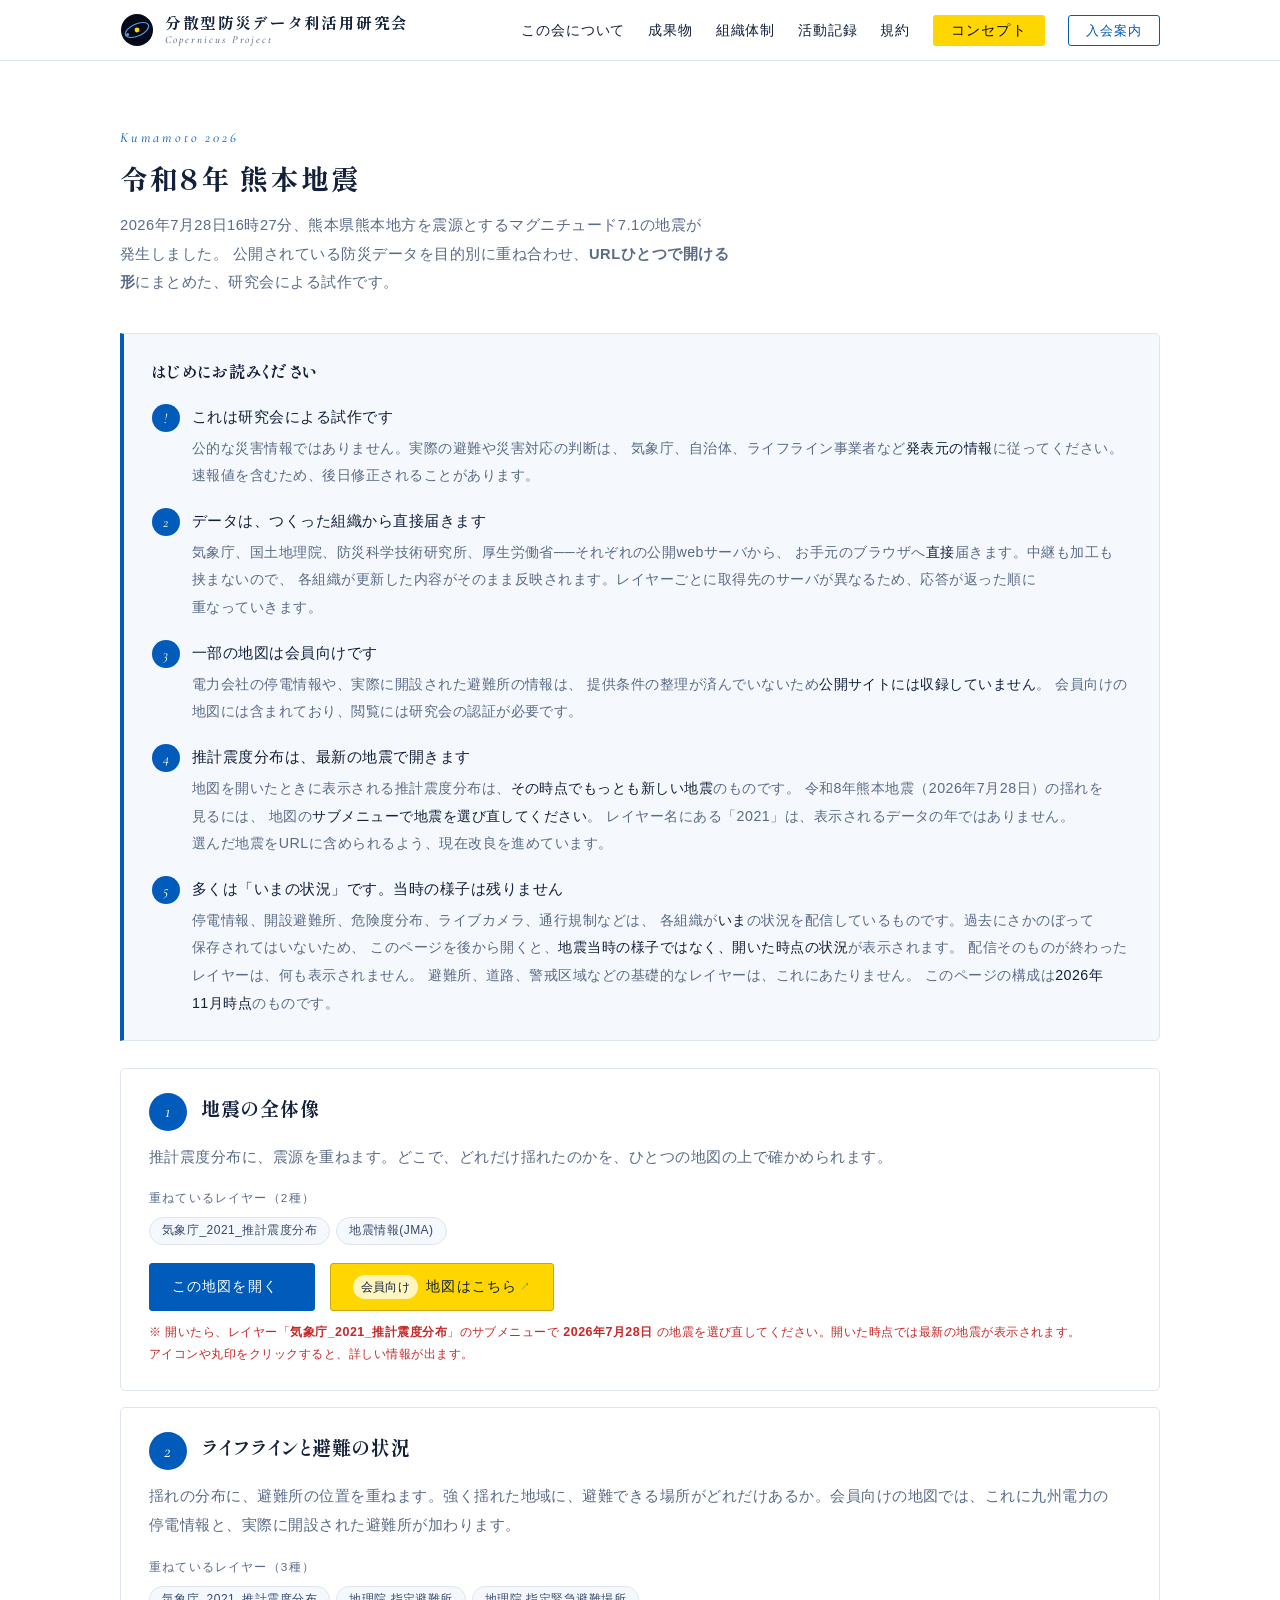
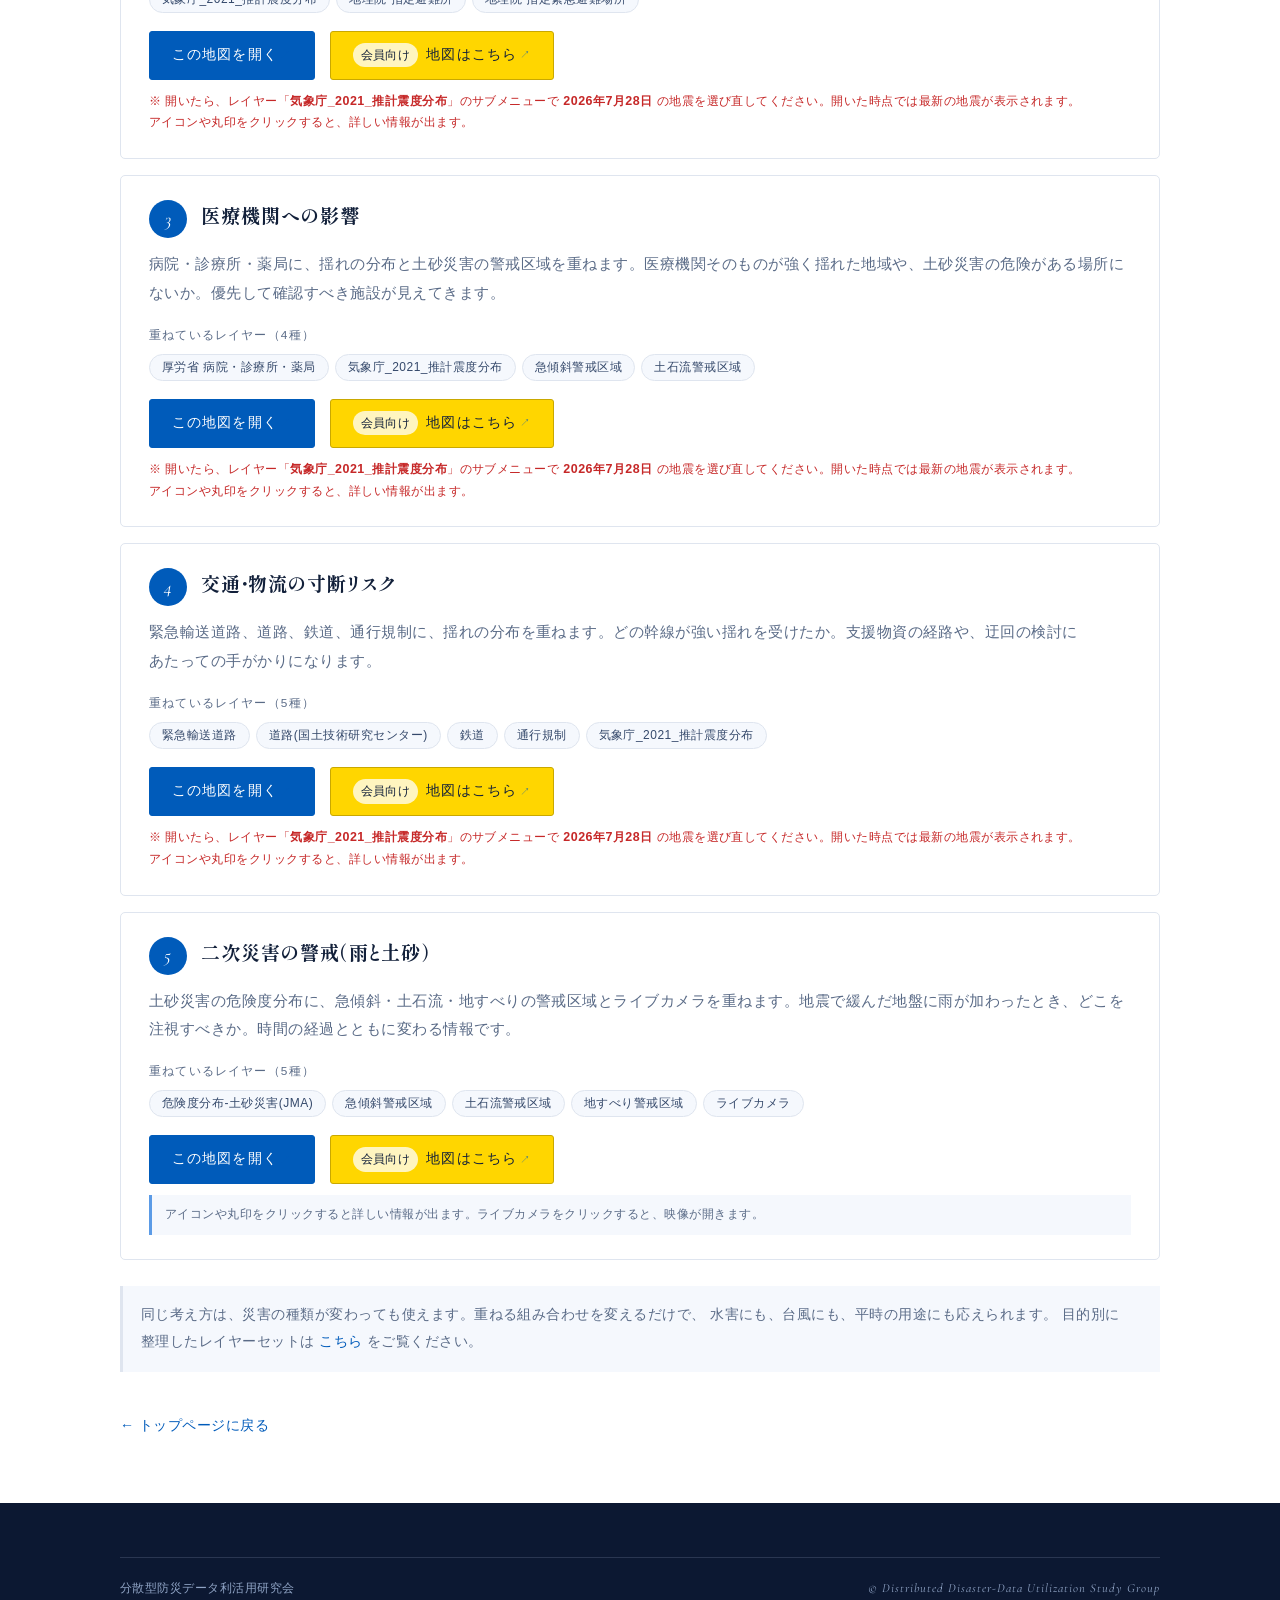
<file: kumamoto.html>
<!DOCTYPE html>
<html lang="ja">
<head>
<meta charset="utf-8">
<meta name="viewport" content="width=device-width, initial-scale=1">
<title>令和8年 熊本地震（試作） — 分散型防災データ利活用研究会</title>
<meta name="description" content="2026年7月28日に発生した令和8年熊本地震について、公開されている防災データを目的別に重ね合わせた地図です。研究会による試作。">
<!-- SEO:start -->
<link rel="canonical" href="https://copernicus.gr.jp/kumamoto.html">
<meta property="og:type" content="article">
<meta property="og:site_name" content="分散型防災データ利活用研究会">
<meta property="og:locale" content="ja_JP">
<meta property="og:url" content="https://copernicus.gr.jp/kumamoto.html">
<meta property="og:title" content="令和8年 熊本地震（試作） — 分散型防災データ利活用研究会">
<meta property="og:description" content="令和8年熊本地震について、公開データを目的別に重ね合わせた試作の地図です。">
<meta property="og:image" content="https://copernicus.gr.jp/ogp.png">
<meta property="og:image:width" content="1200">
<meta property="og:image:height" content="630">
<meta name="twitter:card" content="summary_large_image">
<meta name="robots" content="index,follow,max-image-preview:large">
<!-- SEO:end -->
<link rel="icon" type="image/svg+xml" href="data:image/svg+xml,%3Csvg xmlns='http://www.w3.org/2000/svg' viewBox='0 0 64 64'%3E%3Crect width='64' height='64' rx='12' fill='%23050a18'/%3E%3Cellipse cx='32' cy='32' rx='24' ry='11' fill='none' stroke='%235b9be6' stroke-width='3' transform='rotate(-24 32 32)'/%3E%3Ccircle cx='32' cy='32' r='6' fill='%23ffd600'/%3E%3Ccircle cx='14' cy='40' r='4' fill='%235b9be6'/%3E%3C/svg%3E">
<link rel="preconnect" href="https://fonts.googleapis.com">
<link rel="preconnect" href="https://fonts.gstatic.com" crossorigin>
<link href="https://fonts.googleapis.com/css2?family=Shippori+Mincho+B1:wght@500;700;800&family=Zen+Kaku+Gothic+New:wght@400;500;700&family=Cormorant+Garamond:ital,wght@1,400;1,500&display=swap" rel="stylesheet">
<link rel="stylesheet" href="home.css?v=47">

<!-- アクセス解析（GoatCounter）。Cookieを使わず、IPアドレスとUser-Agentを保存しない。
     個人を識別せず、集計結果だけを残すため、同意バナーは置いていない。
     止めるときは、下の2行を消すだけでよい。 -->
<script data-goatcounter="https://copernicus-tokyo.goatcounter.com/count"
        async src="//gc.zgo.at/count.js"></script>
</head>
<body>

<header class="hd">
  <div class="hd__in">
    <a class="hd__brand" href="index.html">
      <svg width="34" height="34" viewBox="0 0 34 34" aria-hidden="true">
        <circle cx="17" cy="17" r="16" fill="#050a18"/>
        <circle cx="17" cy="17" r="2.4" fill="#ffd600"/>
        <ellipse cx="17" cy="17" rx="12.5" ry="6" fill="none" stroke="#5b9be6" stroke-width="1.1" transform="rotate(-24 17 17)"/>
        <circle cx="7.6" cy="21.4" r="1.5" fill="#5b9be6"/>
      </svg>
      <span class="hd__name">分散型防災データ利活用研究会<small>Copernicus Project</small></span>
    </a>
    <nav>
      <ul class="hd__nav">
        <li><a href="index.html#about">この会について</a></li>
        <li><a href="index.html#works">成果物</a></li>
        <li><a href="index.html#members">組織体制</a></li>
        <li><a href="records.html">活動記録</a></li>
        <li><a href="kiyaku.html">規約</a></li>
        <li class="is-story"><a href="story.html">コンセプト</a></li>
        <li><a class="hd__cta" href="index.html#join">入会案内</a></li>
      </ul>
    </nav>
  </div>
</header>

<main class="wrap">
<section class="sec">

  <div class="sec__head">
    <span class="sec__label">Kumamoto 2026</span>
    <h1 class="sec__title">令和8年 熊本地震</h1>
    <p class="sec__note">
      2026年7月28日16時27分、熊本県熊本地方を震源とするマグニチュード7.1の地震が発生しました。
      公開されている防災データを目的別に重ね合わせ、<b>URLひとつで開ける形</b>にまとめた、研究会による試作です。
    </p>
  </div>

  <div class="notice">
    <p class="notice__t">はじめにお読みください</p>
    <ul class="notice__l">
      <li>
        <span class="notice__n">!</span>
        <div>
          <p class="notice__h">これは研究会による試作です</p>
          <p class="notice__d">
            公的な災害情報ではありません。実際の避難や災害対応の判断は、
            気象庁、自治体、ライフライン事業者など<b>発表元の情報</b>に従ってください。
            速報値を含むため、後日修正されることがあります。
          </p>
        </div>
      </li>
      <li>
        <span class="notice__n">2</span>
        <div>
          <p class="notice__h">データは、つくった組織から直接届きます</p>
          <p class="notice__d">
            気象庁、国土地理院、防災科学技術研究所、厚生労働省──それぞれの公開webサーバから、
            お手元のブラウザへ<b>直接</b>届きます。中継も加工も挟まないので、
            各組織が更新した内容がそのまま反映されます。レイヤーごとに取得先のサーバが異なるため、応答が返った順に重なっていきます。
          </p>
        </div>
      </li>
      <li>
        <span class="notice__n">3</span>
        <div>
          <p class="notice__h">一部の地図は会員向けです</p>
          <p class="notice__d">
            電力会社の停電情報や、実際に開設された避難所の情報は、
            提供条件の整理が済んでいないため<b>公開サイトには収録していません</b>。
            会員向けの地図には含まれており、閲覧には研究会の認証が必要です。
          </p>
        </div>
      </li>
      <li>
        <span class="notice__n">4</span>
        <div>
          <p class="notice__h">推計震度分布は、最新の地震で開きます</p>
          <p class="notice__d">
            地図を開いたときに表示される推計震度分布は、<b>その時点でもっとも新しい地震</b>のものです。
            令和8年熊本地震（2026年7月28日）の揺れを見るには、
            地図の<b>サブメニューで地震を選び直してください</b>。
            レイヤー名にある「2021」は、表示されるデータの年ではありません。
            選んだ地震をURLに含められるよう、現在改良を進めています。
          </p>
        </div>
      </li>
      <li>
        <span class="notice__n">5</span>
        <div>
          <p class="notice__h">多くは「いまの状況」です。当時の様子は残りません</p>
          <p class="notice__d">
            停電情報、開設避難所、危険度分布、ライブカメラ、通行規制などは、
            各組織が<b>いま</b>の状況を配信しているものです。過去にさかのぼって保存されてはいないため、
            このページを後から開くと、<b>地震当時の様子ではなく、開いた時点の状況</b>が表示されます。
            配信そのものが終わったレイヤーは、何も表示されません。
            避難所、道路、警戒区域などの基礎的なレイヤーは、これにあたりません。
            このページの構成は<b>2026年11月時点</b>のものです。
          </p>
        </div>
      </li>
    </ul>
  </div>

  <div class="sets">
      <article class="set">
        <div class="set__h">
          <span class="set__n">1</span>
          <div><h2 class="set__t">地震の全体像</h2></div>
        </div>
        <p class="set__d">推計震度分布に、震源を重ねます。どこで、どれだけ揺れたのかを、ひとつの地図の上で確かめられます。</p>
        <p class="set__lt">重ねているレイヤー（2種）</p>
        <ul class="set__l"><li>気象庁_2021_推計震度分布</li><li>地震情報(JMA)</li></ul>
        <a class="set__go" href="https://svgmap.org/demos/demo1/#xywh=global:130.15,32.44,1.2,0.62&amp;visibleLayer=%E6%B0%97%E8%B1%A1%E5%BA%81_2021_%E6%8E%A8%E8%A8%88%E9%9C%87%E5%BA%A6%E5%88%86%E5%B8%83,%E5%9C%B0%E9%9C%87%E6%83%85%E5%A0%B1%28JMA%29" target="_blank" rel="noopener">この地図を開く</a>
        <a class="set__go set__go--mem" href="https://www.svgmap.org/devinfo/devkddi/lvl0.1/d2i2map/mapMashupTester.html#xywh=global:130.15,32.44,1.2,0.62&amp;visibleLayer=%E6%B0%97%E8%B1%A1%E5%BA%81_2021_%E6%8E%A8%E8%A8%88%E9%9C%87%E5%BA%A6%E5%88%86%E5%B8%83,%E5%9C%B0%E9%9C%87%E6%83%85%E5%A0%B1%28JMA%29&amp;layerListOpen=true&amp;hiddenFilter=true&amp;filterKeepLayer=bosai%20xView" target="_blank" rel="noopener"><span class="set__key">会員向け</span>地図はこちら</a>
        <p class="set__pick">※ 開いたら、レイヤー「<b>気象庁_2021_推計震度分布</b>」のサブメニューで <b>2026年7月28日</b> の地震を選び直してください。開いた時点では最新の地震が表示されます。アイコンや丸印をクリックすると、詳しい情報が出ます。</p>
      </article>
      <article class="set">
        <div class="set__h">
          <span class="set__n">2</span>
          <div><h2 class="set__t">ライフラインと避難の状況</h2></div>
        </div>
        <p class="set__d">揺れの分布に、避難所の位置を重ねます。強く揺れた地域に、避難できる場所がどれだけあるか。会員向けの地図では、これに九州電力の停電情報と、実際に開設された避難所が加わります。</p>
        <p class="set__lt">重ねているレイヤー（3種）</p>
        <ul class="set__l"><li>気象庁_2021_推計震度分布</li><li>地理院 指定避難所</li><li>地理院 指定緊急避難場所</li></ul>
        <a class="set__go" href="https://svgmap.org/demos/demo1/#xywh=global:130.15,32.44,1.2,0.62&amp;visibleLayer=%E6%B0%97%E8%B1%A1%E5%BA%81_2021_%E6%8E%A8%E8%A8%88%E9%9C%87%E5%BA%A6%E5%88%86%E5%B8%83,%E5%9C%B0%E7%90%86%E9%99%A2%20%E6%8C%87%E5%AE%9A%E9%81%BF%E9%9B%A3%E6%89%80,%E5%9C%B0%E7%90%86%E9%99%A2%20%E6%8C%87%E5%AE%9A%E7%B7%8A%E6%80%A5%E9%81%BF%E9%9B%A3%E5%A0%B4%E6%89%80" target="_blank" rel="noopener">この地図を開く</a>
        <a class="set__go set__go--mem" href="https://www.svgmap.org/devinfo/devkddi/lvl0.1/d2i2map/mapMashupTester.html#xywh=global:130.15,32.44,1.2,0.62&amp;visibleLayer=%E6%B0%97%E8%B1%A1%E5%BA%81_2021_%E6%8E%A8%E8%A8%88%E9%9C%87%E5%BA%A6%E5%88%86%E5%B8%83,%E4%B9%9D%E5%B7%9E%E9%9B%BB%E5%8A%9B%20%E5%81%9C%E9%9B%BB%E6%83%85%E5%A0%B1,%E9%96%8B%E8%A8%AD%E9%81%BF%E9%9B%A3%E6%89%80%28%E6%9C%AA%E6%9D%A5%E5%85%B1%E7%94%9F%E7%81%BD%E5%AE%B3%E6%95%91%E6%8F%B4%E3%83%9E%E3%83%83%E3%83%97%29,%E5%9C%B0%E7%90%86%E9%99%A2%20%E6%8C%87%E5%AE%9A%E9%81%BF%E9%9B%A3%E6%89%80&amp;layerListOpen=true&amp;hiddenFilter=true&amp;filterKeepLayer=%E5%BE%A9%E6%97%A7%E3%82%A8%E3%83%AA%E3%82%A2%20Docomo,%E5%BE%A9%E6%97%A7%E3%82%A8%E3%83%AA%E3%82%A2%20au,%E5%BE%A9%E6%97%A7%E3%82%A8%E3%83%AA%E3%82%A2%20Softbank,%E5%BE%A9%E6%97%A7%E3%82%A8%E3%83%AA%E3%82%A2%20Rakuten,%E5%85%AC%E5%85%B1%E6%96%BD%E8%A8%AD%28%E3%82%B5%E3%83%96%E3%83%AC%E3%82%A4%E3%83%A4%E6%9C%89%29" target="_blank" rel="noopener"><span class="set__key">会員向け</span>地図はこちら</a>
        <p class="set__pick">※ 開いたら、レイヤー「<b>気象庁_2021_推計震度分布</b>」のサブメニューで <b>2026年7月28日</b> の地震を選び直してください。開いた時点では最新の地震が表示されます。アイコンや丸印をクリックすると、詳しい情報が出ます。</p>
      </article>
      <article class="set">
        <div class="set__h">
          <span class="set__n">3</span>
          <div><h2 class="set__t">医療機関への影響</h2></div>
        </div>
        <p class="set__d">病院・診療所・薬局に、揺れの分布と土砂災害の警戒区域を重ねます。医療機関そのものが強く揺れた地域や、土砂災害の危険がある場所にないか。優先して確認すべき施設が見えてきます。</p>
        <p class="set__lt">重ねているレイヤー（4種）</p>
        <ul class="set__l"><li>厚労省 病院・診療所・薬局</li><li>気象庁_2021_推計震度分布</li><li>急傾斜警戒区域</li><li>土石流警戒区域</li></ul>
        <a class="set__go" href="https://svgmap.org/demos/demo1/#xywh=global:130.15,32.44,1.2,0.62&amp;visibleLayer=%E5%8E%9A%E5%8A%B4%E7%9C%81%20%E7%97%85%E9%99%A2%E3%83%BB%E8%A8%BA%E7%99%82%E6%89%80%E3%83%BB%E8%96%AC%E5%B1%80,%E6%B0%97%E8%B1%A1%E5%BA%81_2021_%E6%8E%A8%E8%A8%88%E9%9C%87%E5%BA%A6%E5%88%86%E5%B8%83,%E6%80%A5%E5%82%BE%E6%96%9C%E8%AD%A6%E6%88%92%E5%8C%BA%E5%9F%9F,%E5%9C%9F%E7%9F%B3%E6%B5%81%E8%AD%A6%E6%88%92%E5%8C%BA%E5%9F%9F" target="_blank" rel="noopener">この地図を開く</a>
        <a class="set__go set__go--mem" href="https://www.svgmap.org/devinfo/devkddi/lvl0.1/d2i2map/mapMashupTester.html#xywh=global:130.15,32.44,1.2,0.62&amp;visibleLayer=%E5%8E%9A%E5%8A%B4%E7%9C%81%20%E7%97%85%E9%99%A2%E3%83%BB%E8%A8%BA%E7%99%82%E6%89%80%E3%83%BB%E8%96%AC%E5%B1%80%23hospital,%E6%B0%97%E8%B1%A1%E5%BA%81_2021_%E6%8E%A8%E8%A8%88%E9%9C%87%E5%BA%A6%E5%88%86%E5%B8%83,%E6%80%A5%E5%82%BE%E6%96%9C%E8%AD%A6%E6%88%92%E5%8C%BA%E5%9F%9F,%E5%9C%9F%E7%9F%B3%E6%B5%81%E8%AD%A6%E6%88%92%E5%8C%BA%E5%9F%9F&amp;layerListOpen=true&amp;hiddenFilter=true&amp;filterKeepLayer=%E5%85%AC%E5%85%B1%E6%96%BD%E8%A8%AD%28%E3%82%B5%E3%83%96%E3%83%AC%E3%82%A4%E3%83%A4%E6%9C%89%29,%E9%96%8B%E8%A8%AD%E9%81%BF%E9%9B%A3%E6%89%80%28%E6%9C%AA%E6%9D%A5%E5%85%B1%E7%94%9F%E7%81%BD%E5%AE%B3%E6%95%91%E6%8F%B4%E3%83%9E%E3%83%83%E3%83%97%29" target="_blank" rel="noopener"><span class="set__key">会員向け</span>地図はこちら</a>
        <p class="set__pick">※ 開いたら、レイヤー「<b>気象庁_2021_推計震度分布</b>」のサブメニューで <b>2026年7月28日</b> の地震を選び直してください。開いた時点では最新の地震が表示されます。アイコンや丸印をクリックすると、詳しい情報が出ます。</p>
      </article>
      <article class="set">
        <div class="set__h">
          <span class="set__n">4</span>
          <div><h2 class="set__t">交通・物流の寸断リスク</h2></div>
        </div>
        <p class="set__d">緊急輸送道路、道路、鉄道、通行規制に、揺れの分布を重ねます。どの幹線が強い揺れを受けたか。支援物資の経路や、迂回の検討にあたっての手がかりになります。</p>
        <p class="set__lt">重ねているレイヤー（5種）</p>
        <ul class="set__l"><li>緊急輸送道路</li><li>道路(国土技術研究センター)</li><li>鉄道</li><li>通行規制</li><li>気象庁_2021_推計震度分布</li></ul>
        <a class="set__go" href="https://svgmap.org/demos/demo1/#xywh=global:130.15,32.44,1.2,0.62&amp;visibleLayer=%E7%B7%8A%E6%80%A5%E8%BC%B8%E9%80%81%E9%81%93%E8%B7%AF,%E9%81%93%E8%B7%AF%28%E5%9B%BD%E5%9C%9F%E6%8A%80%E8%A1%93%E7%A0%94%E7%A9%B6%E3%82%BB%E3%83%B3%E3%82%BF%E3%83%BC%29,%E9%89%84%E9%81%93%23visibleSub%3D0_2,%E9%80%9A%E8%A1%8C%E8%A6%8F%E5%88%B6,%E6%B0%97%E8%B1%A1%E5%BA%81_2021_%E6%8E%A8%E8%A8%88%E9%9C%87%E5%BA%A6%E5%88%86%E5%B8%83" target="_blank" rel="noopener">この地図を開く</a>
        <a class="set__go set__go--mem" href="https://www.svgmap.org/devinfo/devkddi/lvl0.1/d2i2map/mapMashupTester.html#xywh=global:130.15,32.44,1.2,0.62&amp;visibleLayer=%E7%B7%8A%E6%80%A5%E8%BC%B8%E9%80%81%E9%81%93%E8%B7%AF,%E9%81%93%E8%B7%AF%28%E5%9B%BD%E5%9C%9F%E6%8A%80%E8%A1%93%E7%A0%94%E7%A9%B6%E3%82%BB%E3%83%B3%E3%82%BF%E3%83%BC%29,%E9%89%84%E9%81%93%28%E3%82%B5%E3%83%96%E3%83%AC%E3%82%A4%E3%83%A4%E6%9C%89%29%23visibleSub%3D0_2,%E9%80%9A%E8%A1%8C%E8%A6%8F%E5%88%B6,%E6%B0%97%E8%B1%A1%E5%BA%81_2021_%E6%8E%A8%E8%A8%88%E9%9C%87%E5%BA%A6%E5%88%86%E5%B8%83&amp;layerListOpen=true&amp;hiddenFilter=true&amp;filterKeepLayer=%E9%80%9A%E3%82%8C%E3%81%9F%E9%81%93%28TOYOTA%3A%E7%81%BD%E5%AE%B3%E6%99%82%29,%E4%BA%A4%E9%80%9A%E6%83%85%E5%A0%B1%28JARTIC%29,%E3%83%A9%E3%82%A4%E3%83%96%E3%82%AB%E3%83%A1%E3%83%A9" target="_blank" rel="noopener"><span class="set__key">会員向け</span>地図はこちら</a>
        <p class="set__pick">※ 開いたら、レイヤー「<b>気象庁_2021_推計震度分布</b>」のサブメニューで <b>2026年7月28日</b> の地震を選び直してください。開いた時点では最新の地震が表示されます。アイコンや丸印をクリックすると、詳しい情報が出ます。</p>
      </article>
      <article class="set">
        <div class="set__h">
          <span class="set__n">5</span>
          <div><h2 class="set__t">二次災害の警戒（雨と土砂）</h2></div>
        </div>
        <p class="set__d">土砂災害の危険度分布に、急傾斜・土石流・地すべりの警戒区域とライブカメラを重ねます。地震で緩んだ地盤に雨が加わったとき、どこを注視すべきか。時間の経過とともに変わる情報です。</p>
        <p class="set__lt">重ねているレイヤー（5種）</p>
        <ul class="set__l"><li>危険度分布-土砂災害(JMA)</li><li>急傾斜警戒区域</li><li>土石流警戒区域</li><li>地すべり警戒区域</li><li>ライブカメラ</li></ul>
        <a class="set__go" href="https://svgmap.org/demos/demo1/#xywh=global:130.15,32.44,1.2,0.62&amp;visibleLayer=%E5%8D%B1%E9%99%BA%E5%BA%A6%E5%88%86%E5%B8%83-%E5%9C%9F%E7%A0%82%E7%81%BD%E5%AE%B3%28JMA%29,%E6%80%A5%E5%82%BE%E6%96%9C%E8%AD%A6%E6%88%92%E5%8C%BA%E5%9F%9F,%E5%9C%9F%E7%9F%B3%E6%B5%81%E8%AD%A6%E6%88%92%E5%8C%BA%E5%9F%9F,%E5%9C%B0%E3%81%99%E3%81%B9%E3%82%8A%E8%AD%A6%E6%88%92%E5%8C%BA%E5%9F%9F,%E3%83%A9%E3%82%A4%E3%83%96%E3%82%AB%E3%83%A1%E3%83%A9" target="_blank" rel="noopener">この地図を開く</a>
        <a class="set__go set__go--mem" href="https://www.svgmap.org/devinfo/devkddi/lvl0.1/d2i2map/mapMashupTester.html#xywh=global:130.15,32.44,1.2,0.62&amp;visibleLayer=%E5%8D%B1%E9%99%BA%E5%BA%A6%E5%88%86%E5%B8%83-%E5%9C%9F%E7%A0%82%E7%81%BD%E5%AE%B3%28JMA%29,%E6%80%A5%E5%82%BE%E6%96%9C%E8%AD%A6%E6%88%92%E5%8C%BA%E5%9F%9F,%E5%9C%9F%E7%9F%B3%E6%B5%81%E8%AD%A6%E6%88%92%E5%8C%BA%E5%9F%9F,%E5%9C%B0%E3%81%99%E3%81%B9%E3%82%8A%E8%AD%A6%E6%88%92%E5%8C%BA%E5%9F%9F,%E3%83%A9%E3%82%A4%E3%83%96%E3%82%AB%E3%83%A1%E3%83%A9&amp;layerListOpen=true&amp;hiddenFilter=true&amp;filterKeepLayer=%E5%9C%9F%E7%A0%82%E7%81%BD%E5%AE%B3%E5%8D%B1%E9%99%BA%E5%BA%A6%2872%E6%99%82%E9%96%93%E5%AE%9F%E5%8A%B9%E9%9B%A8%E9%87%8F%29,%E5%9C%B0%E3%81%99%E3%81%B9%E3%82%8A%E5%9C%B0%E5%BD%A2%28%E9%98%B2%E7%81%BD%E7%A7%91%E7%A0%94%29,%E9%99%8D%E9%9B%A8%E5%BC%B7%E5%BA%A6,24%E6%99%82%E9%96%93%E7%A9%8D%E7%AE%97%E9%9B%A8%E9%87%8F" target="_blank" rel="noopener"><span class="set__key">会員向け</span>地図はこちら</a>
        <p class="set__tip">アイコンや丸印をクリックすると詳しい情報が出ます。ライブカメラをクリックすると、映像が開きます。</p>
      </article>
  </div>

  <p class="sets__note">
    同じ考え方は、災害の種類が変わっても使えます。重ねる組み合わせを変えるだけで、
    水害にも、台風にも、平時の用途にも応えられます。
    目的別に整理したレイヤーセットは <a href="layersets.html">こちら</a> をご覧ください。
  </p>

  <a class="doc__back" href="index.html#works">トップページに戻る</a>

</section>
</main>

<footer class="ft">
  <div class="wrap">
    <div class="ft__b">
      <span>分散型防災データ利活用研究会</span>
      <span class="ft__c">© Distributed Disaster-Data Utilization Study Group</span>
    </div>
  </div>
</footer>
</body>
</html>
</file>
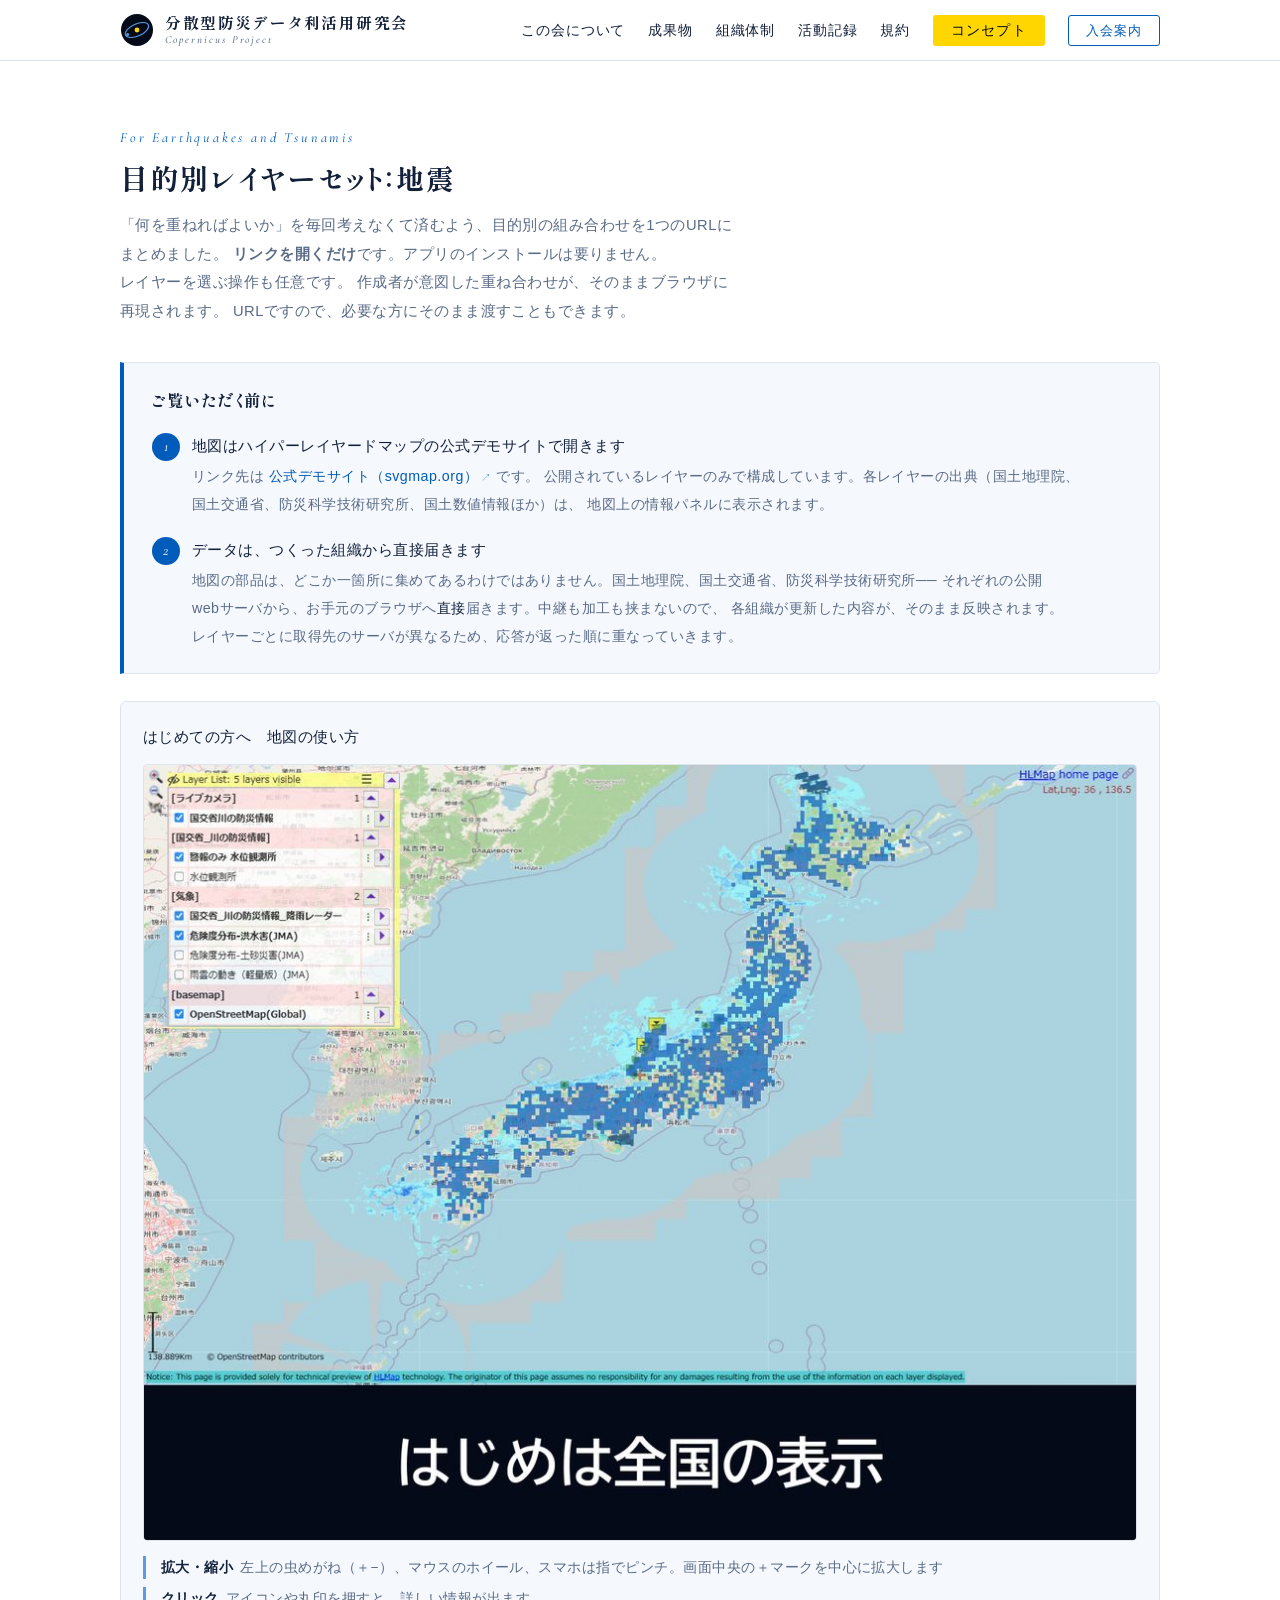
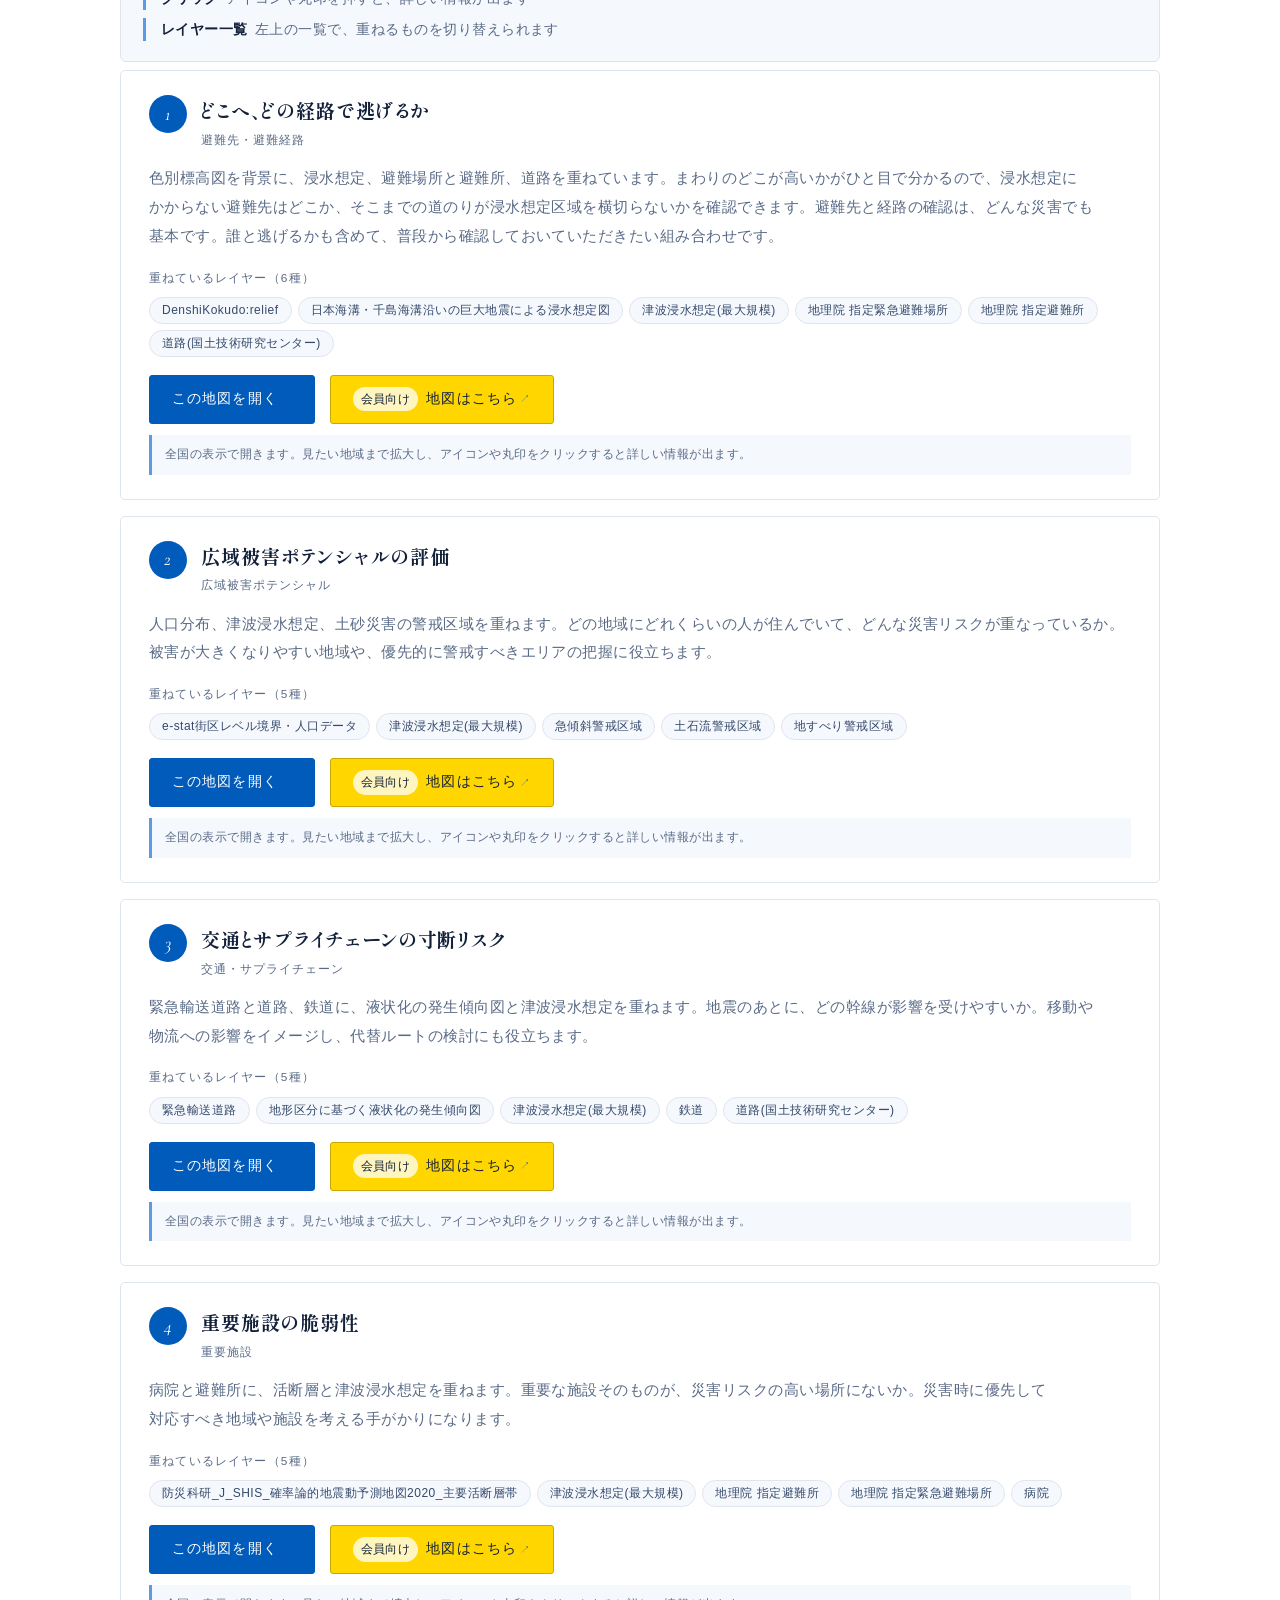
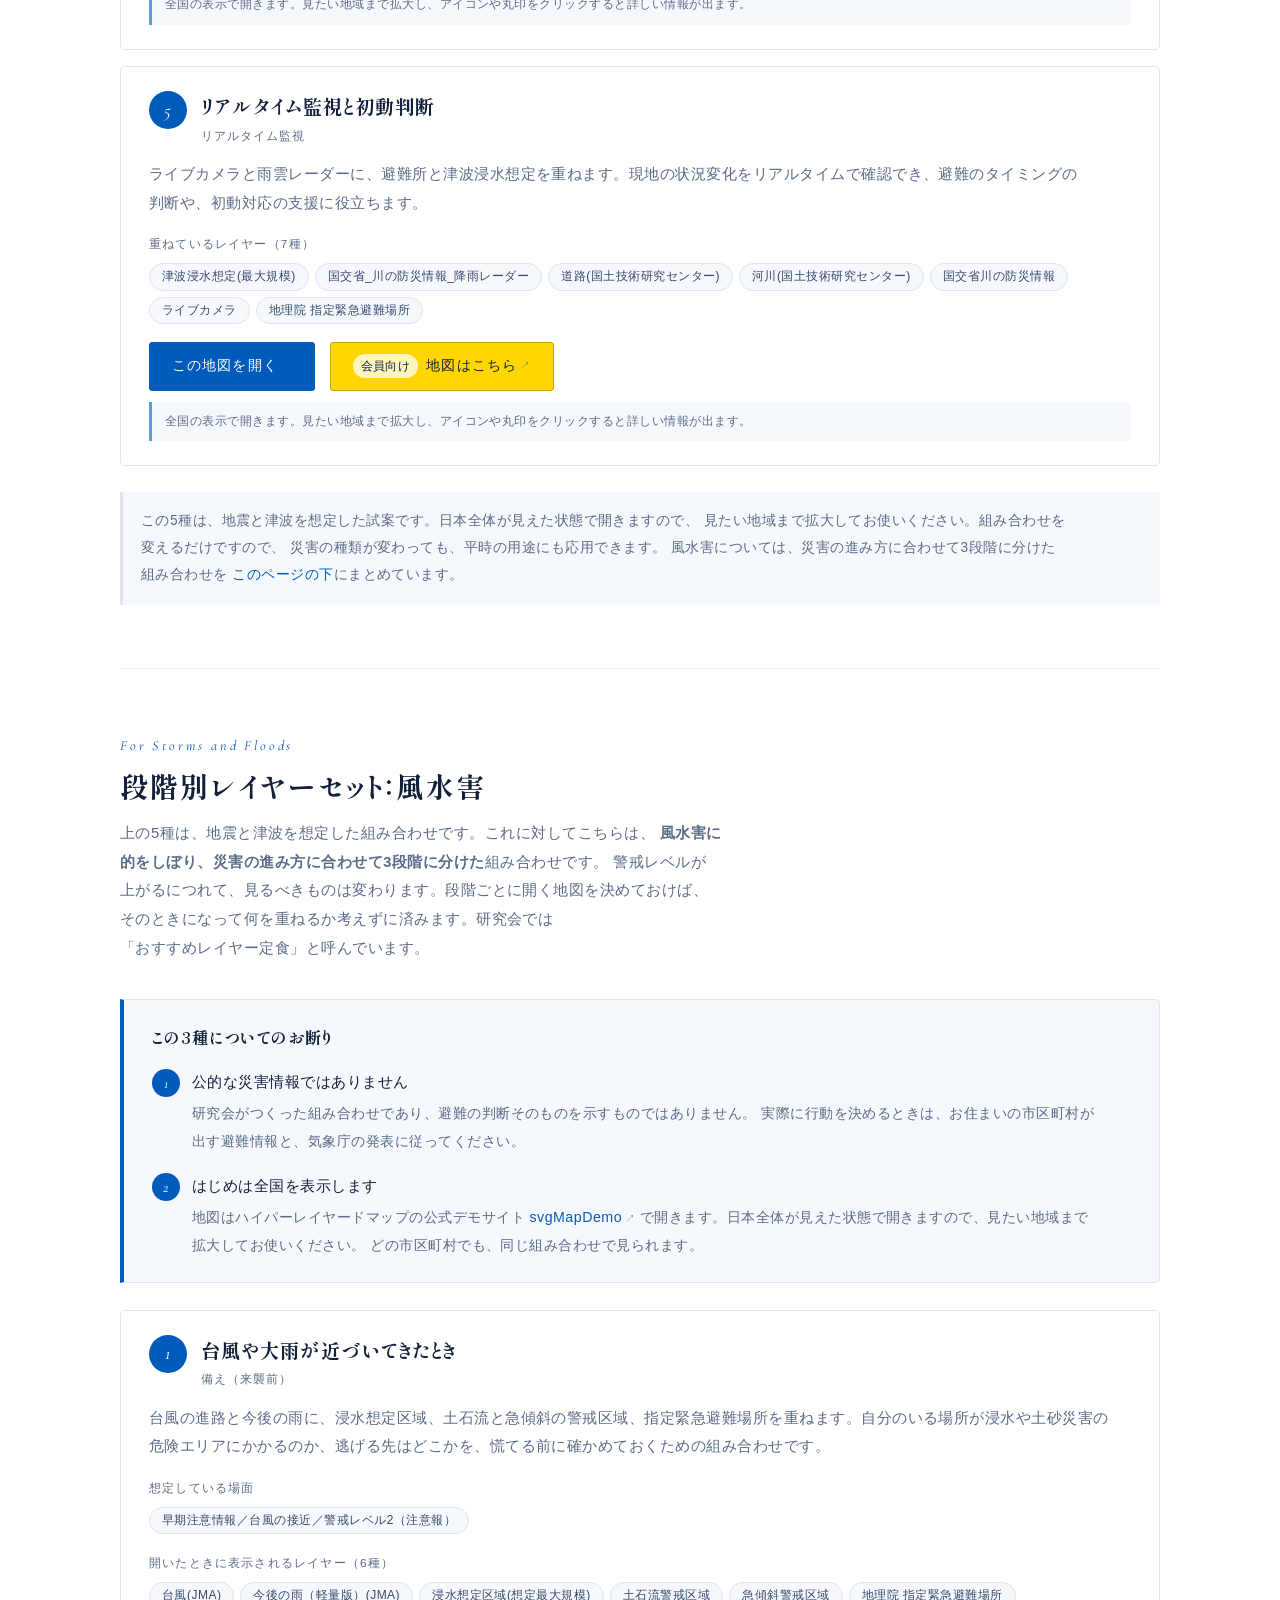
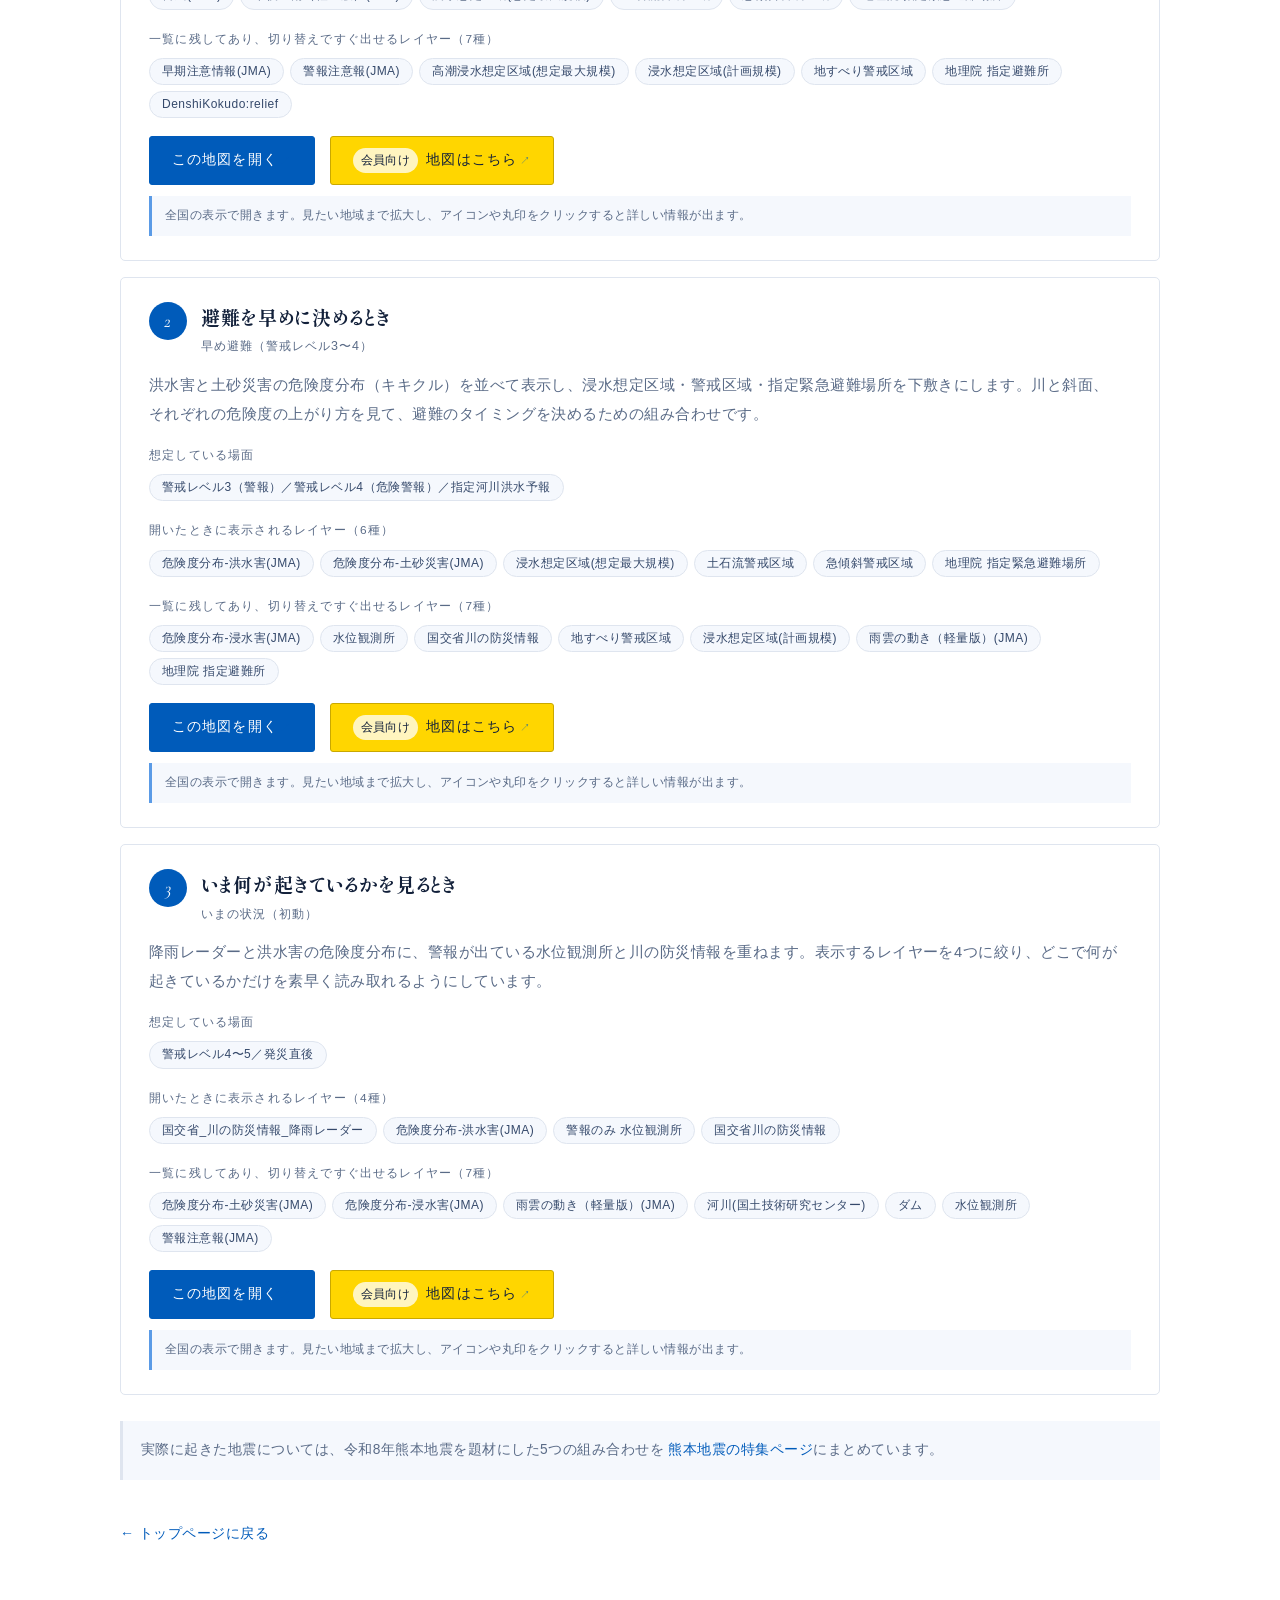
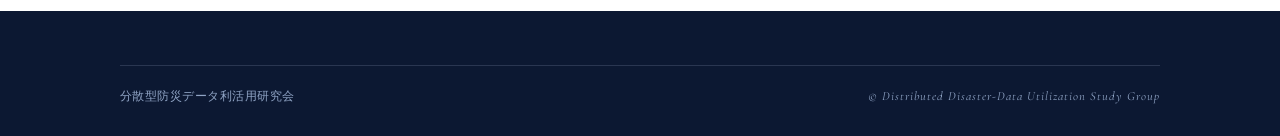
<file: layersets.html>
<!DOCTYPE html>
<html lang="ja">
<head>
<meta charset="utf-8">
<meta name="viewport" content="width=device-width, initial-scale=1">
<title>目的別レイヤーセット — 分散型防災データ利活用研究会</title>
<meta name="description" content="「何を重ねればよいか」を毎回考えなくて済むよう、目的別のレイヤーの組み合わせを1つのURLにまとめています。避難先・避難経路、広域被害ポテンシャル、交通・サプライチェーン、重要施設、リアルタイム監視の5種と、風水害を3段階に分けた組み合わせ。">
<!-- SEO:start -->
<link rel="canonical" href="https://copernicus.gr.jp/layersets.html">
<meta property="og:type" content="article">
<meta property="og:site_name" content="分散型防災データ利活用研究会">
<meta property="og:locale" content="ja_JP">
<meta property="og:url" content="https://copernicus.gr.jp/layersets.html">
<meta property="og:title" content="目的別レイヤーセット — 分散型防災データ利活用研究会">
<meta property="og:description" content="目的別のレイヤーの組み合わせを1つのURLにまとめています。避難先・避難経路ほか5種と、風水害の3段階。">
<meta property="og:image" content="https://copernicus.gr.jp/ogp.png">
<meta property="og:image:width" content="1200">
<meta property="og:image:height" content="630">
<meta name="twitter:card" content="summary_large_image">
<meta name="robots" content="index,follow,max-image-preview:large">
<!-- SEO:end -->
<link rel="icon" type="image/svg+xml" href="data:image/svg+xml,%3Csvg xmlns='http://www.w3.org/2000/svg' viewBox='0 0 64 64'%3E%3Crect width='64' height='64' rx='12' fill='%23050a18'/%3E%3Cellipse cx='32' cy='32' rx='24' ry='11' fill='none' stroke='%235b9be6' stroke-width='3' transform='rotate(-24 32 32)'/%3E%3Ccircle cx='32' cy='32' r='6' fill='%23ffd600'/%3E%3Ccircle cx='14' cy='40' r='4' fill='%235b9be6'/%3E%3C/svg%3E">
<link rel="preconnect" href="https://fonts.googleapis.com">
<link rel="preconnect" href="https://fonts.gstatic.com" crossorigin>
<link href="https://fonts.googleapis.com/css2?family=Shippori+Mincho+B1:wght@500;700;800&family=Zen+Kaku+Gothic+New:wght@400;500;700&family=Cormorant+Garamond:ital,wght@1,400;1,500&display=swap" rel="stylesheet">
<link rel="stylesheet" href="home.css?v=47">

<!-- アクセス解析（GoatCounter）。Cookieを使わず、IPアドレスとUser-Agentを保存しない。
     個人を識別せず、集計結果だけを残すため、同意バナーは置いていない。
     止めるときは、下の2行を消すだけでよい。 -->
<script data-goatcounter="https://copernicus-tokyo.goatcounter.com/count"
        async src="//gc.zgo.at/count.js"></script>
</head>
<body>

<header class="hd">
  <div class="hd__in">
    <a class="hd__brand" href="index.html">
      <svg width="34" height="34" viewBox="0 0 34 34" aria-hidden="true">
        <circle cx="17" cy="17" r="16" fill="#050a18"/>
        <circle cx="17" cy="17" r="2.4" fill="#ffd600"/>
        <ellipse cx="17" cy="17" rx="12.5" ry="6" fill="none" stroke="#5b9be6" stroke-width="1.1" transform="rotate(-24 17 17)"/>
        <circle cx="7.6" cy="21.4" r="1.5" fill="#5b9be6"/>
      </svg>
      <span class="hd__name">分散型防災データ利活用研究会<small>Copernicus Project</small></span>
    </a>
    <nav>
      <ul class="hd__nav">
        <li><a href="index.html#about">この会について</a></li>
        <li><a href="index.html#works">成果物</a></li>
        <li><a href="index.html#members">組織体制</a></li>
        <li><a href="records.html">活動記録</a></li>
        <li><a href="kiyaku.html">規約</a></li>
        <li class="is-story"><a href="story.html">コンセプト</a></li>
        <li><a class="hd__cta" href="index.html#join">入会案内</a></li>
      </ul>
    </nav>
  </div>
</header>

<main class="wrap">
<section class="sec">

  <div class="sec__head">
    <span class="sec__label">For Earthquakes and Tsunamis</span>
    <h1 class="sec__title">目的別レイヤーセット：地震</h1>
    <p class="sec__note">
      「何を重ねればよいか」を毎回考えなくて済むよう、目的別の組み合わせを1つのURLにまとめました。
      <b>リンクを開くだけ</b>です。アプリのインストールは要りません。レイヤーを選ぶ操作も任意です。
      作成者が意図した重ね合わせが、そのままブラウザに再現されます。
      URLですので、必要な方にそのまま渡すこともできます。
    </p>
  </div>

  <div class="notice">
    <p class="notice__t">ご覧いただく前に</p>
    <ul class="notice__l">
      <li>
        <span class="notice__n">1</span>
        <div>
          <p class="notice__h">地図はハイパーレイヤードマップの公式デモサイトで開きます</p>
          <p class="notice__d">
            リンク先は <a href="https://svgmap.org/demos/demo1/" target="_blank" rel="noopener">公式デモサイト（svgmap.org）</a> です。
            公開されているレイヤーのみで構成しています。各レイヤーの出典（国土地理院、国土交通省、防災科学技術研究所、国土数値情報ほか）は、
            地図上の情報パネルに表示されます。
          </p>
        </div>
      </li>
      <li>
        <span class="notice__n">2</span>
        <div>
          <p class="notice__h">データは、つくった組織から直接届きます</p>
          <p class="notice__d">
            地図の部品は、どこか一箇所に集めてあるわけではありません。国土地理院、国土交通省、防災科学技術研究所──
            それぞれの公開webサーバから、お手元のブラウザへ<b>直接</b>届きます。中継も加工も挟まないので、
            各組織が更新した内容が、そのまま反映されます。
            レイヤーごとに取得先のサーバが異なるため、応答が返った順に重なっていきます。
          </p>
        </div>
      </li>
    </ul>
  </div>

  <div class="howto">
    <p class="howto__t">はじめての方へ　地図の使い方</p>
    <video class="howto__v" src="howto-map.mp4" poster="howto-map.jpg"
           autoplay muted loop playsinline preload="metadata" width="1000" height="782"
           aria-label="はじめは全国が見えている地図を、見たい地域まで拡大し、アイコンをクリックすると地点の情報が出るまでを写した、音声のない13秒の繰り返し動画です。"></video>
    <ul class="howto__l">
      <li><b>拡大・縮小</b>左上の虫めがね（＋−）、マウスのホイール、スマホは指でピンチ。画面中央の＋マークを中心に拡大します</li>
      <li><b>クリック</b>アイコンや丸印を押すと、詳しい情報が出ます</li>
      <li><b>レイヤー一覧</b>左上の一覧で、重ねるものを切り替えられます</li>
    </ul>
  </div>
  <script>
    /* 動きを控える設定の方には、自動では再生しない */
    (function(){
      var v = document.querySelector(".howto__v");
      if (v && window.matchMedia && matchMedia("(prefers-reduced-motion: reduce)").matches) {
        v.removeAttribute("autoplay"); v.setAttribute("controls", ""); v.pause();
      }
    })();
  </script>

  <div class="sets">
      <article class="set">
        <div class="set__h">
          <span class="set__n">1</span>
          <div>
            <h2 class="set__t">どこへ、どの経路で逃げるか</h2>
            <p class="set__sub">避難先・避難経路</p>
          </div>
        </div>
        <p class="set__d">色別標高図を背景に、浸水想定、避難場所と避難所、道路を重ねています。まわりのどこが高いかがひと目で分かるので、浸水想定にかからない避難先はどこか、そこまでの道のりが浸水想定区域を横切らないかを確認できます。避難先と経路の確認は、どんな災害でも基本です。誰と逃げるかも含めて、普段から確認しておいていただきたい組み合わせです。</p>
        <p class="set__lt">重ねているレイヤー（6種）</p>
        <ul class="set__l"><li>DenshiKokudo:relief</li><li>日本海溝・千島海溝沿いの巨大地震による浸水想定図</li><li>津波浸水想定(最大規模)</li><li>地理院 指定緊急避難場所</li><li>地理院 指定避難所</li><li>道路(国土技術研究センター)</li></ul>
        <a class="set__go" href="https://svgmap.org/demos/demo1/#xywh=global:128.5,26.0,16.0,20.0&amp;visibleLayer=DenshiKokudo%3Arelief,%E6%97%A5%E6%9C%AC%E6%B5%B7%E6%BA%9D%E3%83%BB%E5%8D%83%E5%B3%B6%E6%B5%B7%E6%BA%9D%E6%B2%BF%E3%81%84%E3%81%AE%E5%B7%A8%E5%A4%A7%E5%9C%B0%E9%9C%87%E3%81%AB%E3%82%88%E3%82%8B%E6%B5%B8%E6%B0%B4%E6%83%B3%E5%AE%9A%E5%9B%B3,%E6%B4%A5%E6%B3%A2%E6%B5%B8%E6%B0%B4%E6%83%B3%E5%AE%9A(%E6%9C%80%E5%A4%A7%E8%A6%8F%E6%A8%A1),%E5%9C%B0%E7%90%86%E9%99%A2%20%E6%8C%87%E5%AE%9A%E7%B7%8A%E6%80%A5%E9%81%BF%E9%9B%A3%E5%A0%B4%E6%89%80,%E5%9C%B0%E7%90%86%E9%99%A2%20%E6%8C%87%E5%AE%9A%E9%81%BF%E9%9B%A3%E6%89%80,%E9%81%93%E8%B7%AF(%E5%9B%BD%E5%9C%9F%E6%8A%80%E8%A1%93%E7%A0%94%E7%A9%B6%E3%82%BB%E3%83%B3%E3%82%BF%E3%83%BC)&amp;hiddenLayer=OpenStreetMap(Global)" target="_blank" rel="noopener">この地図を開く</a>
        <a class="set__go set__go--mem" href="https://www.svgmap.org/devinfo/devkddi/lvl0.1/d2i2map/mapMashupTester.html#xywh=global:128.5,26.0,16.0,20.0&amp;visibleLayer=DenshiKokudo%3Arelief,%E6%97%A5%E6%9C%AC%E6%B5%B7%E6%BA%9D%E3%83%BB%E5%8D%83%E5%B3%B6%E6%B5%B7%E6%BA%9D%E6%B2%BF%E3%81%84%E3%81%AE%E5%B7%A8%E5%A4%A7%E5%9C%B0%E9%9C%87%E3%81%AB%E3%82%88%E3%82%8B%E6%B5%B8%E6%B0%B4%E6%83%B3%E5%AE%9A%E5%9B%B3,%E6%B4%A5%E6%B3%A2%E6%B5%B8%E6%B0%B4%E6%83%B3%E5%AE%9A(%E6%9C%80%E5%A4%A7%E8%A6%8F%E6%A8%A1),%E5%9C%B0%E7%90%86%E9%99%A2%20%E6%8C%87%E5%AE%9A%E7%B7%8A%E6%80%A5%E9%81%BF%E9%9B%A3%E5%A0%B4%E6%89%80,%E5%9C%B0%E7%90%86%E9%99%A2%20%E6%8C%87%E5%AE%9A%E9%81%BF%E9%9B%A3%E6%89%80,%E9%81%93%E8%B7%AF(%E5%9B%BD%E5%9C%9F%E6%8A%80%E8%A1%93%E7%A0%94%E7%A9%B6%E3%82%BB%E3%83%B3%E3%82%BF%E3%83%BC)&amp;hiddenLayer=OpenStreetMap(Global)&amp;layerListOpen=true&amp;hiddenFilter=true&amp;filterKeepLayer=%E9%96%8B%E8%A8%AD%E9%81%BF%E9%9B%A3%E6%89%80%28%E6%9C%AA%E6%9D%A5%E5%85%B1%E7%94%9F%E7%81%BD%E5%AE%B3%E6%95%91%E6%8F%B4%E3%83%9E%E3%83%83%E3%83%97%29,%E9%80%9A%E3%82%8C%E3%81%9F%E9%81%93%28TOYOTA%3A%E7%81%BD%E5%AE%B3%E6%99%82%29,%E4%BA%A4%E9%80%9A%E6%83%85%E5%A0%B1%28JARTIC%29" target="_blank" rel="noopener"><span class="set__key">会員向け</span>地図はこちら</a>
        <p class="set__tip">全国の表示で開きます。見たい地域まで拡大し、アイコンや丸印をクリックすると詳しい情報が出ます。</p>
      </article>
      <article class="set">
        <div class="set__h">
          <span class="set__n">2</span>
          <div>
            <h2 class="set__t">広域被害ポテンシャルの評価</h2>
            <p class="set__sub">広域被害ポテンシャル</p>
          </div>
        </div>
        <p class="set__d">人口分布、津波浸水想定、土砂災害の警戒区域を重ねます。どの地域にどれくらいの人が住んでいて、どんな災害リスクが重なっているか。被害が大きくなりやすい地域や、優先的に警戒すべきエリアの把握に役立ちます。</p>
        <p class="set__lt">重ねているレイヤー（5種）</p>
        <ul class="set__l"><li>e-stat街区レベル境界・人口データ</li><li>津波浸水想定(最大規模)</li><li>急傾斜警戒区域</li><li>土石流警戒区域</li><li>地すべり警戒区域</li></ul>
        <a class="set__go" href="https://svgmap.org/demos/demo1/#xywh=global:128.5,26.0,16.0,20.0&amp;visibleLayer=e-stat%E8%A1%97%E5%8C%BA%E3%83%AC%E3%83%99%E3%83%AB%E5%A2%83%E7%95%8C%E3%83%BB%E4%BA%BA%E5%8F%A3%E3%83%87%E3%83%BC%E3%82%BF,%E6%B4%A5%E6%B3%A2%E6%B5%B8%E6%B0%B4%E6%83%B3%E5%AE%9A(%E6%9C%80%E5%A4%A7%E8%A6%8F%E6%A8%A1),%E6%80%A5%E5%82%BE%E6%96%9C%E8%AD%A6%E6%88%92%E5%8C%BA%E5%9F%9F,%E5%9C%9F%E7%9F%B3%E6%B5%81%E8%AD%A6%E6%88%92%E5%8C%BA%E5%9F%9F,%E5%9C%B0%E3%81%99%E3%81%B9%E3%82%8A%E8%AD%A6%E6%88%92%E5%8C%BA%E5%9F%9F" target="_blank" rel="noopener">この地図を開く</a>
        <a class="set__go set__go--mem" href="https://www.svgmap.org/devinfo/devkddi/lvl0.1/d2i2map/mapMashupTester.html#xywh=global:128.5,26.0,16.0,20.0&amp;visibleLayer=e-stat%E8%A1%97%E5%8C%BA%E3%83%AC%E3%83%99%E3%83%AB%E5%A2%83%E7%95%8C%E3%83%BB%E4%BA%BA%E5%8F%A3%E3%83%87%E3%83%BC%E3%82%BF,%E6%B4%A5%E6%B3%A2%E6%B5%B8%E6%B0%B4%E6%83%B3%E5%AE%9A(%E6%9C%80%E5%A4%A7%E8%A6%8F%E6%A8%A1),%E6%80%A5%E5%82%BE%E6%96%9C%E8%AD%A6%E6%88%92%E5%8C%BA%E5%9F%9F,%E5%9C%9F%E7%9F%B3%E6%B5%81%E8%AD%A6%E6%88%92%E5%8C%BA%E5%9F%9F,%E5%9C%B0%E3%81%99%E3%81%B9%E3%82%8A%E8%AD%A6%E6%88%92%E5%8C%BA%E5%9F%9F&amp;layerListOpen=true&amp;hiddenFilter=true&amp;filterKeepLayer=%E5%9C%B0%E3%81%99%E3%81%B9%E3%82%8A%E5%9C%B0%E5%BD%A2%28%E9%98%B2%E7%81%BD%E7%A7%91%E7%A0%94%29,bosai%20xView" target="_blank" rel="noopener"><span class="set__key">会員向け</span>地図はこちら</a>
        <p class="set__tip">全国の表示で開きます。見たい地域まで拡大し、アイコンや丸印をクリックすると詳しい情報が出ます。</p>
      </article>
      <article class="set">
        <div class="set__h">
          <span class="set__n">3</span>
          <div>
            <h2 class="set__t">交通とサプライチェーンの寸断リスク</h2>
            <p class="set__sub">交通・サプライチェーン</p>
          </div>
        </div>
        <p class="set__d">緊急輸送道路と道路、鉄道に、液状化の発生傾向図と津波浸水想定を重ねます。地震のあとに、どの幹線が影響を受けやすいか。移動や物流への影響をイメージし、代替ルートの検討にも役立ちます。</p>
        <p class="set__lt">重ねているレイヤー（5種）</p>
        <ul class="set__l"><li>緊急輸送道路</li><li>地形区分に基づく液状化の発生傾向図</li><li>津波浸水想定(最大規模)</li><li>鉄道</li><li>道路(国土技術研究センター)</li></ul>
        <a class="set__go" href="https://svgmap.org/demos/demo1/#xywh=global:128.5,26.0,16.0,20.0&amp;visibleLayer=%E7%B7%8A%E6%80%A5%E8%BC%B8%E9%80%81%E9%81%93%E8%B7%AF,%E5%9C%B0%E5%BD%A2%E5%8C%BA%E5%88%86%E3%81%AB%E5%9F%BA%E3%81%A5%E3%81%8F%E6%B6%B2%E7%8A%B6%E5%8C%96%E3%81%AE%E7%99%BA%E7%94%9F%E5%82%BE%E5%90%91%E5%9B%B3,%E6%B4%A5%E6%B3%A2%E6%B5%B8%E6%B0%B4%E6%83%B3%E5%AE%9A(%E6%9C%80%E5%A4%A7%E8%A6%8F%E6%A8%A1),%E9%89%84%E9%81%93%23visibleSub%3D0_2,%E9%81%93%E8%B7%AF(%E5%9B%BD%E5%9C%9F%E6%8A%80%E8%A1%93%E7%A0%94%E7%A9%B6%E3%82%BB%E3%83%B3%E3%82%BF%E3%83%BC)" target="_blank" rel="noopener">この地図を開く</a>
        <a class="set__go set__go--mem" href="https://www.svgmap.org/devinfo/devkddi/lvl0.1/d2i2map/mapMashupTester.html#xywh=global:128.5,26.0,16.0,20.0&amp;visibleLayer=%E7%B7%8A%E6%80%A5%E8%BC%B8%E9%80%81%E9%81%93%E8%B7%AF,%E5%9C%B0%E5%BD%A2%E5%8C%BA%E5%88%86%E3%81%AB%E5%9F%BA%E3%81%A5%E3%81%8F%E6%B6%B2%E7%8A%B6%E5%8C%96%E3%81%AE%E7%99%BA%E7%94%9F%E5%82%BE%E5%90%91%E5%9B%B3,%E6%B4%A5%E6%B3%A2%E6%B5%B8%E6%B0%B4%E6%83%B3%E5%AE%9A(%E6%9C%80%E5%A4%A7%E8%A6%8F%E6%A8%A1),%E9%89%84%E9%81%93%28%E3%82%B5%E3%83%96%E3%83%AC%E3%82%A4%E3%83%A4%E6%9C%89%29%23visibleSub%3D0_2,%E9%81%93%E8%B7%AF(%E5%9B%BD%E5%9C%9F%E6%8A%80%E8%A1%93%E7%A0%94%E7%A9%B6%E3%82%BB%E3%83%B3%E3%82%BF%E3%83%BC)&amp;layerListOpen=true&amp;hiddenFilter=true&amp;filterKeepLayer=%E9%80%9A%E3%82%8C%E3%81%9F%E9%81%93%28TOYOTA%3A%E7%81%BD%E5%AE%B3%E6%99%82%29,%E4%BA%A4%E9%80%9A%E6%83%85%E5%A0%B1%28JARTIC%29,%E3%83%A9%E3%82%A4%E3%83%96%E3%82%AB%E3%83%A1%E3%83%A9" target="_blank" rel="noopener"><span class="set__key">会員向け</span>地図はこちら</a>
        <p class="set__tip">全国の表示で開きます。見たい地域まで拡大し、アイコンや丸印をクリックすると詳しい情報が出ます。</p>
      </article>
      <article class="set">
        <div class="set__h">
          <span class="set__n">4</span>
          <div>
            <h2 class="set__t">重要施設の脆弱性</h2>
            <p class="set__sub">重要施設</p>
          </div>
        </div>
        <p class="set__d">病院と避難所に、活断層と津波浸水想定を重ねます。重要な施設そのものが、災害リスクの高い場所にないか。災害時に優先して対応すべき地域や施設を考える手がかりになります。</p>
        <p class="set__lt">重ねているレイヤー（5種）</p>
        <ul class="set__l"><li>防災科研_J_SHIS_確率論的地震動予測地図2020_主要活断層帯</li><li>津波浸水想定(最大規模)</li><li>地理院 指定避難所</li><li>地理院 指定緊急避難場所</li><li>病院</li></ul>
        <a class="set__go" href="https://svgmap.org/demos/demo1/#xywh=global:128.5,26.0,16.0,20.0&amp;visibleLayer=%E9%98%B2%E7%81%BD%E7%A7%91%E7%A0%94_J_SHIS_%E7%A2%BA%E7%8E%87%E8%AB%96%E7%9A%84%E5%9C%B0%E9%9C%87%E5%8B%95%E4%BA%88%E6%B8%AC%E5%9C%B0%E5%9B%B32020_%E4%B8%BB%E8%A6%81%E6%B4%BB%E6%96%AD%E5%B1%A4%E5%B8%AF,%E6%B4%A5%E6%B3%A2%E6%B5%B8%E6%B0%B4%E6%83%B3%E5%AE%9A(%E6%9C%80%E5%A4%A7%E8%A6%8F%E6%A8%A1),%E5%9C%B0%E7%90%86%E9%99%A2%20%E6%8C%87%E5%AE%9A%E9%81%BF%E9%9B%A3%E6%89%80,%E5%9C%B0%E7%90%86%E9%99%A2%20%E6%8C%87%E5%AE%9A%E7%B7%8A%E6%80%A5%E9%81%BF%E9%9B%A3%E5%A0%B4%E6%89%80,%E7%97%85%E9%99%A2" target="_blank" rel="noopener">この地図を開く</a>
        <a class="set__go set__go--mem" href="https://www.svgmap.org/devinfo/devkddi/lvl0.1/d2i2map/mapMashupTester.html#xywh=global:128.5,26.0,16.0,20.0&amp;visibleLayer=%E9%98%B2%E7%81%BD%E7%A7%91%E7%A0%94_J_SHIS_%E7%A2%BA%E7%8E%87%E8%AB%96%E7%9A%84%E5%9C%B0%E9%9C%87%E5%8B%95%E4%BA%88%E6%B8%AC%E5%9C%B0%E5%9B%B32020_%E4%B8%BB%E8%A6%81%E6%B4%BB%E6%96%AD%E5%B1%A4%E5%B8%AF,%E6%B4%A5%E6%B3%A2%E6%B5%B8%E6%B0%B4%E6%83%B3%E5%AE%9A(%E6%9C%80%E5%A4%A7%E8%A6%8F%E6%A8%A1),%E5%9C%B0%E7%90%86%E9%99%A2%20%E6%8C%87%E5%AE%9A%E9%81%BF%E9%9B%A3%E6%89%80,%E5%9C%B0%E7%90%86%E9%99%A2%20%E6%8C%87%E5%AE%9A%E7%B7%8A%E6%80%A5%E9%81%BF%E9%9B%A3%E5%A0%B4%E6%89%80,%E7%97%85%E9%99%A2&amp;layerListOpen=true&amp;hiddenFilter=true&amp;filterKeepLayer=%E5%85%AC%E5%85%B1%E6%96%BD%E8%A8%AD%28%E3%82%B5%E3%83%96%E3%83%AC%E3%82%A4%E3%83%A4%E6%9C%89%29" target="_blank" rel="noopener"><span class="set__key">会員向け</span>地図はこちら</a>
        <p class="set__tip">全国の表示で開きます。見たい地域まで拡大し、アイコンや丸印をクリックすると詳しい情報が出ます。</p>
      </article>
      <article class="set">
        <div class="set__h">
          <span class="set__n">5</span>
          <div>
            <h2 class="set__t">リアルタイム監視と初動判断</h2>
            <p class="set__sub">リアルタイム監視</p>
          </div>
        </div>
        <p class="set__d">ライブカメラと雨雲レーダーに、避難所と津波浸水想定を重ねます。現地の状況変化をリアルタイムで確認でき、避難のタイミングの判断や、初動対応の支援に役立ちます。</p>
        <p class="set__lt">重ねているレイヤー（7種）</p>
        <ul class="set__l"><li>津波浸水想定(最大規模)</li><li>国交省_川の防災情報_降雨レーダー</li><li>道路(国土技術研究センター)</li><li>河川(国土技術研究センター)</li><li>国交省川の防災情報</li><li>ライブカメラ</li><li>地理院 指定緊急避難場所</li></ul>
        <a class="set__go" href="https://svgmap.org/demos/demo1/#xywh=global:128.5,26.0,16.0,20.0&amp;visibleLayer=%E6%B4%A5%E6%B3%A2%E6%B5%B8%E6%B0%B4%E6%83%B3%E5%AE%9A(%E6%9C%80%E5%A4%A7%E8%A6%8F%E6%A8%A1),%E5%9B%BD%E4%BA%A4%E7%9C%81_%E5%B7%9D%E3%81%AE%E9%98%B2%E7%81%BD%E6%83%85%E5%A0%B1_%E9%99%8D%E9%9B%A8%E3%83%AC%E3%83%BC%E3%83%80%E3%83%BC,%E9%81%93%E8%B7%AF(%E5%9B%BD%E5%9C%9F%E6%8A%80%E8%A1%93%E7%A0%94%E7%A9%B6%E3%82%BB%E3%83%B3%E3%82%BF%E3%83%BC),%E6%B2%B3%E5%B7%9D(%E5%9B%BD%E5%9C%9F%E6%8A%80%E8%A1%93%E7%A0%94%E7%A9%B6%E3%82%BB%E3%83%B3%E3%82%BF%E3%83%BC),%E5%9B%BD%E4%BA%A4%E7%9C%81%E5%B7%9D%E3%81%AE%E9%98%B2%E7%81%BD%E6%83%85%E5%A0%B1,%E3%83%A9%E3%82%A4%E3%83%96%E3%82%AB%E3%83%A1%E3%83%A9,%E5%9C%B0%E7%90%86%E9%99%A2%20%E6%8C%87%E5%AE%9A%E7%B7%8A%E6%80%A5%E9%81%BF%E9%9B%A3%E5%A0%B4%E6%89%80" target="_blank" rel="noopener">この地図を開く</a>
        <a class="set__go set__go--mem" href="https://www.svgmap.org/devinfo/devkddi/lvl0.1/d2i2map/mapMashupTester.html#xywh=global:128.5,26.0,16.0,20.0&amp;visibleLayer=%E6%B4%A5%E6%B3%A2%E6%B5%B8%E6%B0%B4%E6%83%B3%E5%AE%9A(%E6%9C%80%E5%A4%A7%E8%A6%8F%E6%A8%A1),%E5%9B%BD%E4%BA%A4%E7%9C%81_%E5%B7%9D%E3%81%AE%E9%98%B2%E7%81%BD%E6%83%85%E5%A0%B1_%E9%99%8D%E9%9B%A8%E3%83%AC%E3%83%BC%E3%83%80%E3%83%BC,%E9%81%93%E8%B7%AF(%E5%9B%BD%E5%9C%9F%E6%8A%80%E8%A1%93%E7%A0%94%E7%A9%B6%E3%82%BB%E3%83%B3%E3%82%BF%E3%83%BC),%E6%B2%B3%E5%B7%9D(%E5%9B%BD%E5%9C%9F%E6%8A%80%E8%A1%93%E7%A0%94%E7%A9%B6%E3%82%BB%E3%83%B3%E3%82%BF%E3%83%BC),%E5%9B%BD%E4%BA%A4%E7%9C%81%E5%B7%9D%E3%81%AE%E9%98%B2%E7%81%BD%E6%83%85%E5%A0%B1,%E3%83%A9%E3%82%A4%E3%83%96%E3%82%AB%E3%83%A1%E3%83%A9,%E5%9C%B0%E7%90%86%E9%99%A2%20%E6%8C%87%E5%AE%9A%E7%B7%8A%E6%80%A5%E9%81%BF%E9%9B%A3%E5%A0%B4%E6%89%80&amp;layerListOpen=true&amp;hiddenFilter=true&amp;filterKeepLayer=%E9%99%8D%E9%9B%A8%E5%BC%B7%E5%BA%A6,24%E6%99%82%E9%96%93%E7%A9%8D%E7%AE%97%E9%9B%A8%E9%87%8F,%E4%BA%A4%E9%80%9A%E6%83%85%E5%A0%B1%28JARTIC%29" target="_blank" rel="noopener"><span class="set__key">会員向け</span>地図はこちら</a>
        <p class="set__tip">全国の表示で開きます。見たい地域まで拡大し、アイコンや丸印をクリックすると詳しい情報が出ます。</p>
      </article>
  </div>

  <p class="sets__note">
    この5種は、地震と津波を想定した試案です。日本全体が見えた状態で開きますので、
    見たい地域まで拡大してお使いください。組み合わせを変えるだけですので、
    災害の種類が変わっても、平時の用途にも応用できます。
    風水害については、災害の進み方に合わせて3段階に分けた組み合わせを
    <a href="#storm">このページの下</a>にまとめています。
  </p>


</section>

<section class="sec sec--rule" id="storm">

  <div class="sec__head">
    <span class="sec__label">For Storms and Floods</span>
    <h2 class="sec__title">段階別レイヤーセット：風水害</h2>
    <p class="sec__note">
      上の5種は、地震と津波を想定した組み合わせです。これに対してこちらは、
      <b>風水害に的をしぼり、災害の進み方に合わせて3段階に分けた</b>組み合わせです。
      警戒レベルが上がるにつれて、見るべきものは変わります。段階ごとに開く地図を決めておけば、
      そのときになって何を重ねるか考えずに済みます。研究会では「おすすめレイヤー定食」と呼んでいます。
    </p>
  </div>

  <div class="notice">
    <p class="notice__t">この3種についてのお断り</p>
    <ul class="notice__l">
      <li>
        <span class="notice__n">1</span>
        <div>
          <p class="notice__h">公的な災害情報ではありません</p>
          <p class="notice__d">
            研究会がつくった組み合わせであり、避難の判断そのものを示すものではありません。
            実際に行動を決めるときは、お住まいの市区町村が出す避難情報と、気象庁の発表に従ってください。
          </p>
        </div>
      </li>
      <li>
        <span class="notice__n">2</span>
        <div>
          <p class="notice__h">はじめは全国を表示します</p>
          <p class="notice__d">
            地図はハイパーレイヤードマップの公式デモサイト
            <a href="https://svgmap.github.io/svgMapDemo/" target="_blank" rel="noopener">svgMapDemo</a>
            で開きます。日本全体が見えた状態で開きますので、見たい地域まで拡大してお使いください。
            どの市区町村でも、同じ組み合わせで見られます。
          </p>
        </div>
      </li>
    </ul>
  </div>

  <div class="sets">
      <article class="set">
        <div class="set__h">
          <span class="set__n">1</span>
          <div>
            <h3 class="set__t">台風や大雨が近づいてきたとき</h3>
            <p class="set__sub">備え（来襲前）</p>
          </div>
        </div>
        <p class="set__d">台風の進路と今後の雨に、浸水想定区域、土石流と急傾斜の警戒区域、指定緊急避難場所を重ねます。自分のいる場所が浸水や土砂災害の危険エリアにかかるのか、逃げる先はどこかを、慌てる前に確かめておくための組み合わせです。</p>
        <p class="set__lt">想定している場面</p>
        <ul class="set__l"><li>早期注意情報／台風の接近／警戒レベル2（注意報）</li></ul>
        <p class="set__lt">開いたときに表示されるレイヤー（6種）</p>
        <ul class="set__l"><li>台風(JMA)</li><li>今後の雨（軽量版）(JMA)</li><li>浸水想定区域(想定最大規模)</li><li>土石流警戒区域</li><li>急傾斜警戒区域</li><li>地理院 指定緊急避難場所</li></ul>
        <p class="set__lt">一覧に残してあり、切り替えですぐ出せるレイヤー（7種）</p>
        <ul class="set__l"><li>早期注意情報(JMA)</li><li>警報注意報(JMA)</li><li>高潮浸水想定区域(想定最大規模)</li><li>浸水想定区域(計画規模)</li><li>地すべり警戒区域</li><li>地理院 指定避難所</li><li>DenshiKokudo:relief</li></ul>
        <a class="set__go" href="https://svgmap.github.io/svgMapDemo/#xywh=global:128.5,26.0,16.0,20.0&amp;visibleLayer=%E5%8F%B0%E9%A2%A8%28JMA%29,%E4%BB%8A%E5%BE%8C%E3%81%AE%E9%9B%A8%EF%BC%88%E8%BB%BD%E9%87%8F%E7%89%88%EF%BC%89%28JMA%29,%E6%B5%B8%E6%B0%B4%E6%83%B3%E5%AE%9A%E5%8C%BA%E5%9F%9F%28%E6%83%B3%E5%AE%9A%E6%9C%80%E5%A4%A7%E8%A6%8F%E6%A8%A1%29,%E5%9C%9F%E7%9F%B3%E6%B5%81%E8%AD%A6%E6%88%92%E5%8C%BA%E5%9F%9F,%E6%80%A5%E5%82%BE%E6%96%9C%E8%AD%A6%E6%88%92%E5%8C%BA%E5%9F%9F,%E5%9C%B0%E7%90%86%E9%99%A2%20%E6%8C%87%E5%AE%9A%E7%B7%8A%E6%80%A5%E9%81%BF%E9%9B%A3%E5%A0%B4%E6%89%80&amp;layerListOpen=true&amp;hiddenFilter=true&amp;filterKeepLayer=%E6%97%A9%E6%9C%9F%E6%B3%A8%E6%84%8F%E6%83%85%E5%A0%B1%28JMA%29,%E8%AD%A6%E5%A0%B1%E6%B3%A8%E6%84%8F%E5%A0%B1%28JMA%29,%E9%AB%98%E6%BD%AE%E6%B5%B8%E6%B0%B4%E6%83%B3%E5%AE%9A%E5%8C%BA%E5%9F%9F%28%E6%83%B3%E5%AE%9A%E6%9C%80%E5%A4%A7%E8%A6%8F%E6%A8%A1%29,%E6%B5%B8%E6%B0%B4%E6%83%B3%E5%AE%9A%E5%8C%BA%E5%9F%9F%28%E8%A8%88%E7%94%BB%E8%A6%8F%E6%A8%A1%29,%E5%9C%B0%E3%81%99%E3%81%B9%E3%82%8A%E8%AD%A6%E6%88%92%E5%8C%BA%E5%9F%9F,%E5%9C%B0%E7%90%86%E9%99%A2%20%E6%8C%87%E5%AE%9A%E9%81%BF%E9%9B%A3%E6%89%80,DenshiKokudo%3Arelief" target="_blank" rel="noopener">この地図を開く</a>
        <a class="set__go set__go--mem" href="https://www.svgmap.org/devinfo/devkddi/lvl0.1/d2i2map/mapMashupTester.html#xywh=global:128.5,26.0,16.0,20.0&amp;visibleLayer=%E5%8F%B0%E9%A2%A8%28JMA%29,%E4%BB%8A%E5%BE%8C%E3%81%AE%E9%9B%A8%EF%BC%88%E8%BB%BD%E9%87%8F%E7%89%88%EF%BC%89%28JMA%29,%E6%B5%B8%E6%B0%B4%E6%83%B3%E5%AE%9A%E5%8C%BA%E5%9F%9F%28%E6%83%B3%E5%AE%9A%E6%9C%80%E5%A4%A7%E8%A6%8F%E6%A8%A1%29,%E5%9C%9F%E7%9F%B3%E6%B5%81%E8%AD%A6%E6%88%92%E5%8C%BA%E5%9F%9F,%E6%80%A5%E5%82%BE%E6%96%9C%E8%AD%A6%E6%88%92%E5%8C%BA%E5%9F%9F,%E5%9C%B0%E7%90%86%E9%99%A2%20%E6%8C%87%E5%AE%9A%E7%B7%8A%E6%80%A5%E9%81%BF%E9%9B%A3%E5%A0%B4%E6%89%80&amp;layerListOpen=true&amp;hiddenFilter=true&amp;filterKeepLayer=%E6%97%A9%E6%9C%9F%E6%B3%A8%E6%84%8F%E6%83%85%E5%A0%B1%28JMA%29,%E8%AD%A6%E5%A0%B1%E6%B3%A8%E6%84%8F%E5%A0%B1%28JMA%29,%E9%AB%98%E6%BD%AE%E6%B5%B8%E6%B0%B4%E6%83%B3%E5%AE%9A%E5%8C%BA%E5%9F%9F%28%E6%83%B3%E5%AE%9A%E6%9C%80%E5%A4%A7%E8%A6%8F%E6%A8%A1%29,%E6%B5%B8%E6%B0%B4%E6%83%B3%E5%AE%9A%E5%8C%BA%E5%9F%9F%28%E8%A8%88%E7%94%BB%E8%A6%8F%E6%A8%A1%29,%E5%9C%B0%E3%81%99%E3%81%B9%E3%82%8A%E8%AD%A6%E6%88%92%E5%8C%BA%E5%9F%9F,%E5%9C%B0%E7%90%86%E9%99%A2%20%E6%8C%87%E5%AE%9A%E9%81%BF%E9%9B%A3%E6%89%80,DenshiKokudo%3Arelief,docomo4G,au4G,softbank4G,rakuten4G,%E5%85%A8%E7%90%83%E5%8F%B0%E9%A2%A8%E6%83%85%E5%A0%B1-cyclocane,%E9%81%8E%E5%8E%BB%E3%81%AE%E5%8F%B0%E9%A2%A8%E6%83%85%E5%A0%B1%28NII%29" target="_blank" rel="noopener"><span class="set__key">会員向け</span>地図はこちら</a>
        <p class="set__tip">全国の表示で開きます。見たい地域まで拡大し、アイコンや丸印をクリックすると詳しい情報が出ます。</p>
      </article>
      <article class="set">
        <div class="set__h">
          <span class="set__n">2</span>
          <div>
            <h3 class="set__t">避難を早めに決めるとき</h3>
            <p class="set__sub">早め避難（警戒レベル3〜4）</p>
          </div>
        </div>
        <p class="set__d">洪水害と土砂災害の危険度分布（キキクル）を並べて表示し、浸水想定区域・警戒区域・指定緊急避難場所を下敷きにします。川と斜面、それぞれの危険度の上がり方を見て、避難のタイミングを決めるための組み合わせです。</p>
        <p class="set__lt">想定している場面</p>
        <ul class="set__l"><li>警戒レベル3（警報）／警戒レベル4（危険警報）／指定河川洪水予報</li></ul>
        <p class="set__lt">開いたときに表示されるレイヤー（6種）</p>
        <ul class="set__l"><li>危険度分布-洪水害(JMA)</li><li>危険度分布-土砂災害(JMA)</li><li>浸水想定区域(想定最大規模)</li><li>土石流警戒区域</li><li>急傾斜警戒区域</li><li>地理院 指定緊急避難場所</li></ul>
        <p class="set__lt">一覧に残してあり、切り替えですぐ出せるレイヤー（7種）</p>
        <ul class="set__l"><li>危険度分布-浸水害(JMA)</li><li>水位観測所</li><li>国交省川の防災情報</li><li>地すべり警戒区域</li><li>浸水想定区域(計画規模)</li><li>雨雲の動き（軽量版）(JMA)</li><li>地理院 指定避難所</li></ul>
        <a class="set__go" href="https://svgmap.github.io/svgMapDemo/#xywh=global:128.5,26.0,16.0,20.0&amp;visibleLayer=%E5%8D%B1%E9%99%BA%E5%BA%A6%E5%88%86%E5%B8%83-%E6%B4%AA%E6%B0%B4%E5%AE%B3%28JMA%29,%E5%8D%B1%E9%99%BA%E5%BA%A6%E5%88%86%E5%B8%83-%E5%9C%9F%E7%A0%82%E7%81%BD%E5%AE%B3%28JMA%29,%E6%B5%B8%E6%B0%B4%E6%83%B3%E5%AE%9A%E5%8C%BA%E5%9F%9F%28%E6%83%B3%E5%AE%9A%E6%9C%80%E5%A4%A7%E8%A6%8F%E6%A8%A1%29,%E5%9C%9F%E7%9F%B3%E6%B5%81%E8%AD%A6%E6%88%92%E5%8C%BA%E5%9F%9F,%E6%80%A5%E5%82%BE%E6%96%9C%E8%AD%A6%E6%88%92%E5%8C%BA%E5%9F%9F,%E5%9C%B0%E7%90%86%E9%99%A2%20%E6%8C%87%E5%AE%9A%E7%B7%8A%E6%80%A5%E9%81%BF%E9%9B%A3%E5%A0%B4%E6%89%80&amp;layerListOpen=true&amp;hiddenFilter=true&amp;filterKeepLayer=%E5%8D%B1%E9%99%BA%E5%BA%A6%E5%88%86%E5%B8%83-%E6%B5%B8%E6%B0%B4%E5%AE%B3%28JMA%29,%E6%B0%B4%E4%BD%8D%E8%A6%B3%E6%B8%AC%E6%89%80,%E5%9B%BD%E4%BA%A4%E7%9C%81%E5%B7%9D%E3%81%AE%E9%98%B2%E7%81%BD%E6%83%85%E5%A0%B1,%E5%9C%B0%E3%81%99%E3%81%B9%E3%82%8A%E8%AD%A6%E6%88%92%E5%8C%BA%E5%9F%9F,%E6%B5%B8%E6%B0%B4%E6%83%B3%E5%AE%9A%E5%8C%BA%E5%9F%9F%28%E8%A8%88%E7%94%BB%E8%A6%8F%E6%A8%A1%29,%E9%9B%A8%E9%9B%B2%E3%81%AE%E5%8B%95%E3%81%8D%EF%BC%88%E8%BB%BD%E9%87%8F%E7%89%88%EF%BC%89%28JMA%29,%E5%9C%B0%E7%90%86%E9%99%A2%20%E6%8C%87%E5%AE%9A%E9%81%BF%E9%9B%A3%E6%89%80" target="_blank" rel="noopener">この地図を開く</a>
        <a class="set__go set__go--mem" href="https://www.svgmap.org/devinfo/devkddi/lvl0.1/d2i2map/mapMashupTester.html#xywh=global:128.5,26.0,16.0,20.0&amp;visibleLayer=%E5%8D%B1%E9%99%BA%E5%BA%A6%E5%88%86%E5%B8%83-%E6%B4%AA%E6%B0%B4%E5%AE%B3%28JMA%29,%E5%8D%B1%E9%99%BA%E5%BA%A6%E5%88%86%E5%B8%83-%E5%9C%9F%E7%A0%82%E7%81%BD%E5%AE%B3%28JMA%29,%E6%B5%B8%E6%B0%B4%E6%83%B3%E5%AE%9A%E5%8C%BA%E5%9F%9F%28%E6%83%B3%E5%AE%9A%E6%9C%80%E5%A4%A7%E8%A6%8F%E6%A8%A1%29,%E5%9C%9F%E7%9F%B3%E6%B5%81%E8%AD%A6%E6%88%92%E5%8C%BA%E5%9F%9F,%E6%80%A5%E5%82%BE%E6%96%9C%E8%AD%A6%E6%88%92%E5%8C%BA%E5%9F%9F,%E5%9C%B0%E7%90%86%E9%99%A2%20%E6%8C%87%E5%AE%9A%E7%B7%8A%E6%80%A5%E9%81%BF%E9%9B%A3%E5%A0%B4%E6%89%80&amp;layerListOpen=true&amp;hiddenFilter=true&amp;filterKeepLayer=%E5%8D%B1%E9%99%BA%E5%BA%A6%E5%88%86%E5%B8%83-%E6%B5%B8%E6%B0%B4%E5%AE%B3%28JMA%29,%E6%B0%B4%E4%BD%8D%E8%A6%B3%E6%B8%AC%E6%89%80,%E5%9B%BD%E4%BA%A4%E7%9C%81%E5%B7%9D%E3%81%AE%E9%98%B2%E7%81%BD%E6%83%85%E5%A0%B1,%E5%9C%B0%E3%81%99%E3%81%B9%E3%82%8A%E8%AD%A6%E6%88%92%E5%8C%BA%E5%9F%9F,%E6%B5%B8%E6%B0%B4%E6%83%B3%E5%AE%9A%E5%8C%BA%E5%9F%9F%28%E8%A8%88%E7%94%BB%E8%A6%8F%E6%A8%A1%29,%E9%9B%A8%E9%9B%B2%E3%81%AE%E5%8B%95%E3%81%8D%EF%BC%88%E8%BB%BD%E9%87%8F%E7%89%88%EF%BC%89%28JMA%29,%E5%9C%B0%E7%90%86%E9%99%A2%20%E6%8C%87%E5%AE%9A%E9%81%BF%E9%9B%A3%E6%89%80,%E6%B5%B8%E6%B0%B4%E7%99%BA%E7%94%9F%E5%8D%B1%E9%99%BA%E5%BA%A6%281.5%E6%99%82%E9%96%93%E5%AE%9F%E5%8A%B9%E9%9B%A8%E9%87%8F%29,%E5%9C%9F%E7%A0%82%E7%81%BD%E5%AE%B3%E5%8D%B1%E9%99%BA%E5%BA%A6%2872%E6%99%82%E9%96%93%E5%AE%9F%E5%8A%B9%E9%9B%A8%E9%87%8F%29,%E5%9C%B0%E3%81%99%E3%81%B9%E3%82%8A%E5%9C%B0%E5%BD%A2%28%E9%98%B2%E7%81%BD%E7%A7%91%E7%A0%94%29" target="_blank" rel="noopener"><span class="set__key">会員向け</span>地図はこちら</a>
        <p class="set__tip">全国の表示で開きます。見たい地域まで拡大し、アイコンや丸印をクリックすると詳しい情報が出ます。</p>
      </article>
      <article class="set">
        <div class="set__h">
          <span class="set__n">3</span>
          <div>
            <h3 class="set__t">いま何が起きているかを見るとき</h3>
            <p class="set__sub">いまの状況（初動）</p>
          </div>
        </div>
        <p class="set__d">降雨レーダーと洪水害の危険度分布に、警報が出ている水位観測所と川の防災情報を重ねます。表示するレイヤーを4つに絞り、どこで何が起きているかだけを素早く読み取れるようにしています。</p>
        <p class="set__lt">想定している場面</p>
        <ul class="set__l"><li>警戒レベル4〜5／発災直後</li></ul>
        <p class="set__lt">開いたときに表示されるレイヤー（4種）</p>
        <ul class="set__l"><li>国交省_川の防災情報_降雨レーダー</li><li>危険度分布-洪水害(JMA)</li><li>警報のみ 水位観測所</li><li>国交省川の防災情報</li></ul>
        <p class="set__lt">一覧に残してあり、切り替えですぐ出せるレイヤー（7種）</p>
        <ul class="set__l"><li>危険度分布-土砂災害(JMA)</li><li>危険度分布-浸水害(JMA)</li><li>雨雲の動き（軽量版）(JMA)</li><li>河川(国土技術研究センター)</li><li>ダム</li><li>水位観測所</li><li>警報注意報(JMA)</li></ul>
        <a class="set__go" href="https://svgmap.github.io/svgMapDemo/#xywh=global:128.5,26.0,16.0,20.0&amp;visibleLayer=%E5%9B%BD%E4%BA%A4%E7%9C%81_%E5%B7%9D%E3%81%AE%E9%98%B2%E7%81%BD%E6%83%85%E5%A0%B1_%E9%99%8D%E9%9B%A8%E3%83%AC%E3%83%BC%E3%83%80%E3%83%BC,%E5%8D%B1%E9%99%BA%E5%BA%A6%E5%88%86%E5%B8%83-%E6%B4%AA%E6%B0%B4%E5%AE%B3%28JMA%29,%E8%AD%A6%E5%A0%B1%E3%81%AE%E3%81%BF%20%E6%B0%B4%E4%BD%8D%E8%A6%B3%E6%B8%AC%E6%89%80,%E5%9B%BD%E4%BA%A4%E7%9C%81%E5%B7%9D%E3%81%AE%E9%98%B2%E7%81%BD%E6%83%85%E5%A0%B1&amp;layerListOpen=true&amp;hiddenFilter=true&amp;filterKeepLayer=%E5%8D%B1%E9%99%BA%E5%BA%A6%E5%88%86%E5%B8%83-%E5%9C%9F%E7%A0%82%E7%81%BD%E5%AE%B3%28JMA%29,%E5%8D%B1%E9%99%BA%E5%BA%A6%E5%88%86%E5%B8%83-%E6%B5%B8%E6%B0%B4%E5%AE%B3%28JMA%29,%E9%9B%A8%E9%9B%B2%E3%81%AE%E5%8B%95%E3%81%8D%EF%BC%88%E8%BB%BD%E9%87%8F%E7%89%88%EF%BC%89%28JMA%29,%E6%B2%B3%E5%B7%9D%28%E5%9B%BD%E5%9C%9F%E6%8A%80%E8%A1%93%E7%A0%94%E7%A9%B6%E3%82%BB%E3%83%B3%E3%82%BF%E3%83%BC%29,%E3%83%80%E3%83%A0,%E6%B0%B4%E4%BD%8D%E8%A6%B3%E6%B8%AC%E6%89%80,%E8%AD%A6%E5%A0%B1%E6%B3%A8%E6%84%8F%E5%A0%B1%28JMA%29" target="_blank" rel="noopener">この地図を開く</a>
        <a class="set__go set__go--mem" href="https://www.svgmap.org/devinfo/devkddi/lvl0.1/d2i2map/mapMashupTester.html#xywh=global:128.5,26.0,16.0,20.0&amp;visibleLayer=%E5%9B%BD%E4%BA%A4%E7%9C%81_%E5%B7%9D%E3%81%AE%E9%98%B2%E7%81%BD%E6%83%85%E5%A0%B1_%E9%99%8D%E9%9B%A8%E3%83%AC%E3%83%BC%E3%83%80%E3%83%BC,%E5%8D%B1%E9%99%BA%E5%BA%A6%E5%88%86%E5%B8%83-%E6%B4%AA%E6%B0%B4%E5%AE%B3%28JMA%29,%E8%AD%A6%E5%A0%B1%E3%81%AE%E3%81%BF%20%E6%B0%B4%E4%BD%8D%E8%A6%B3%E6%B8%AC%E6%89%80,%E5%9B%BD%E4%BA%A4%E7%9C%81%E5%B7%9D%E3%81%AE%E9%98%B2%E7%81%BD%E6%83%85%E5%A0%B1&amp;layerListOpen=true&amp;hiddenFilter=true&amp;filterKeepLayer=%E5%8D%B1%E9%99%BA%E5%BA%A6%E5%88%86%E5%B8%83-%E5%9C%9F%E7%A0%82%E7%81%BD%E5%AE%B3%28JMA%29,%E5%8D%B1%E9%99%BA%E5%BA%A6%E5%88%86%E5%B8%83-%E6%B5%B8%E6%B0%B4%E5%AE%B3%28JMA%29,%E9%9B%A8%E9%9B%B2%E3%81%AE%E5%8B%95%E3%81%8D%EF%BC%88%E8%BB%BD%E9%87%8F%E7%89%88%EF%BC%89%28JMA%29,%E6%B2%B3%E5%B7%9D%28%E5%9B%BD%E5%9C%9F%E6%8A%80%E8%A1%93%E7%A0%94%E7%A9%B6%E3%82%BB%E3%83%B3%E3%82%BF%E3%83%BC%29,%E3%83%80%E3%83%A0,%E6%B0%B4%E4%BD%8D%E8%A6%B3%E6%B8%AC%E6%89%80,%E8%AD%A6%E5%A0%B1%E6%B3%A8%E6%84%8F%E5%A0%B1%28JMA%29,%E9%99%8D%E9%9B%A8%E5%BC%B7%E5%BA%A6,24%E6%99%82%E9%96%93%E7%A9%8D%E7%AE%97%E9%9B%A8%E9%87%8F" target="_blank" rel="noopener"><span class="set__key">会員向け</span>地図はこちら</a>
        <p class="set__tip">全国の表示で開きます。見たい地域まで拡大し、アイコンや丸印をクリックすると詳しい情報が出ます。</p>
      </article>
  </div>

  <p class="sets__note">
    実際に起きた地震については、令和8年熊本地震を題材にした5つの組み合わせを
    <a href="kumamoto.html">熊本地震の特集ページ</a>にまとめています。
  </p>

  <a class="doc__back" href="index.html#works">トップページに戻る</a>

</section>
</main>

<footer class="ft">
  <div class="wrap">
    <div class="ft__b">
      <span>分散型防災データ利活用研究会</span>
      <span class="ft__c">© Distributed Disaster-Data Utilization Study Group</span>
    </div>
  </div>
</footer>
</body>
</html>
</file>
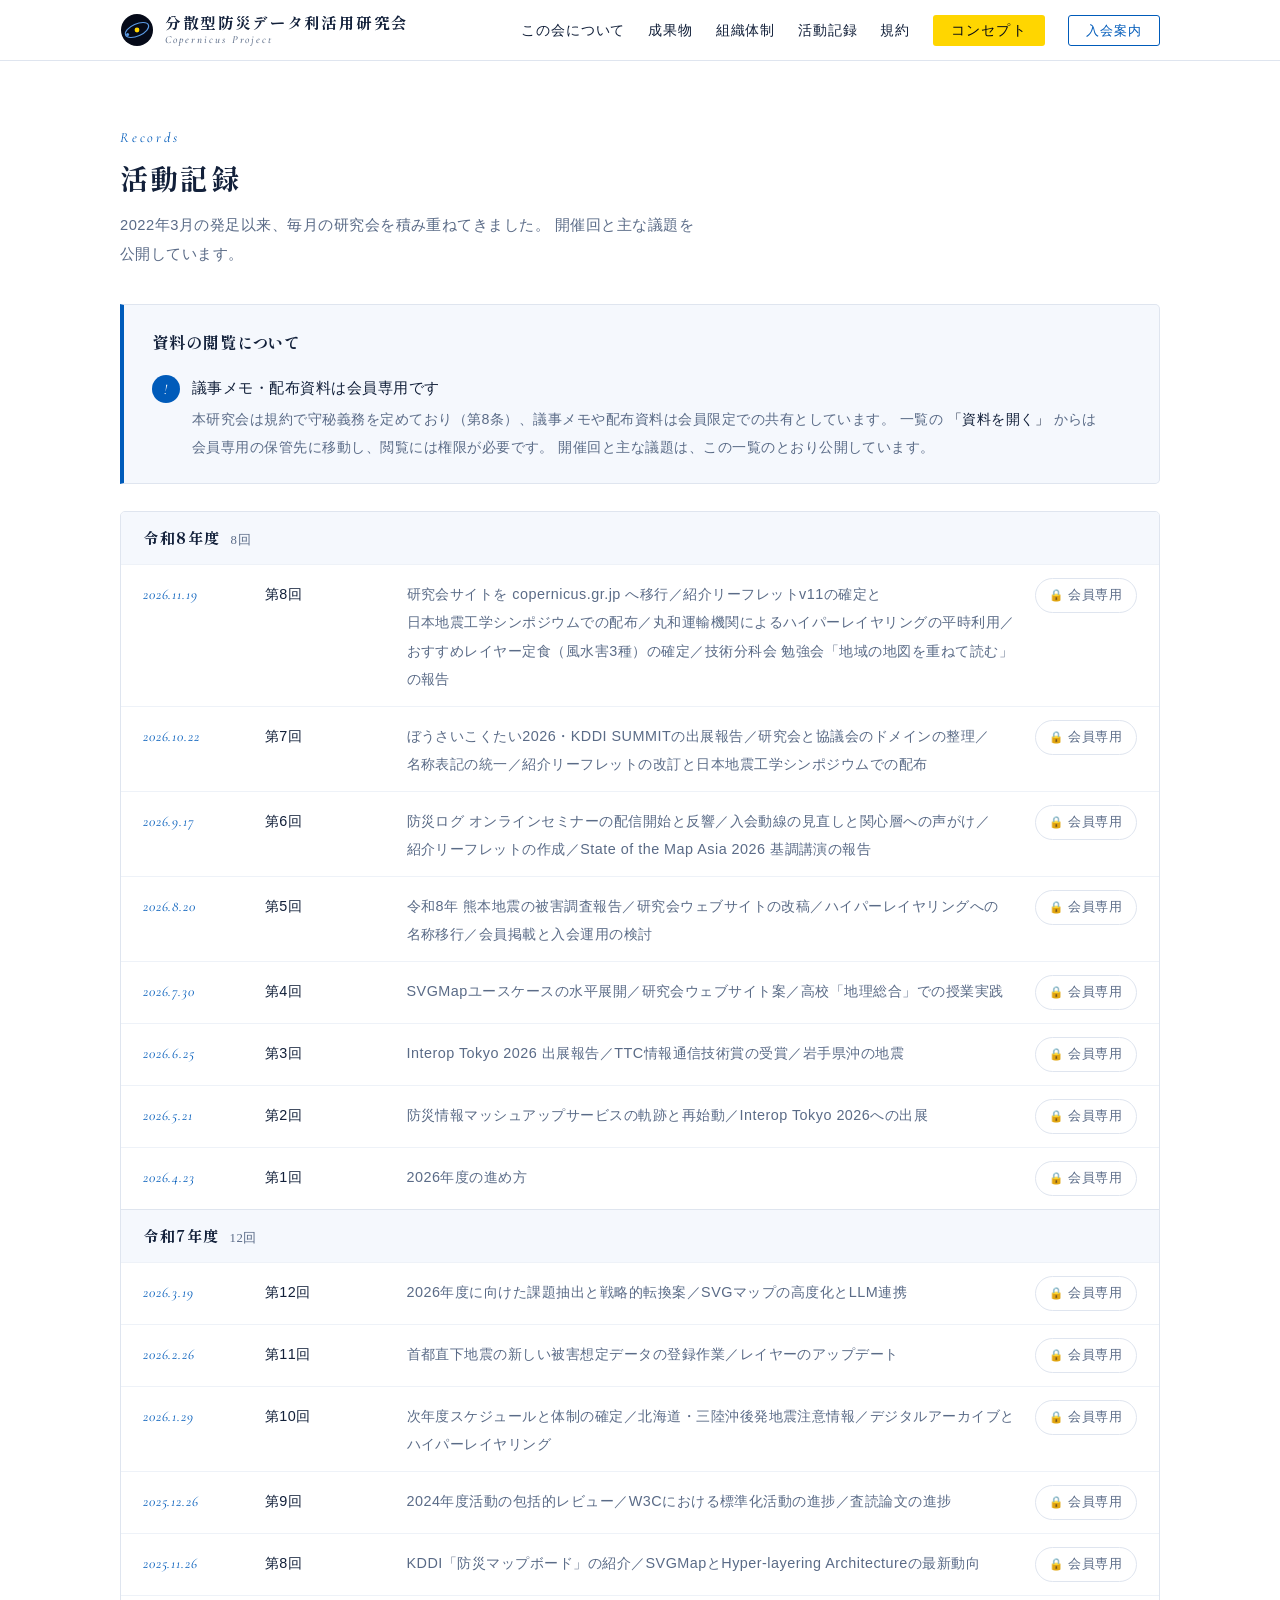
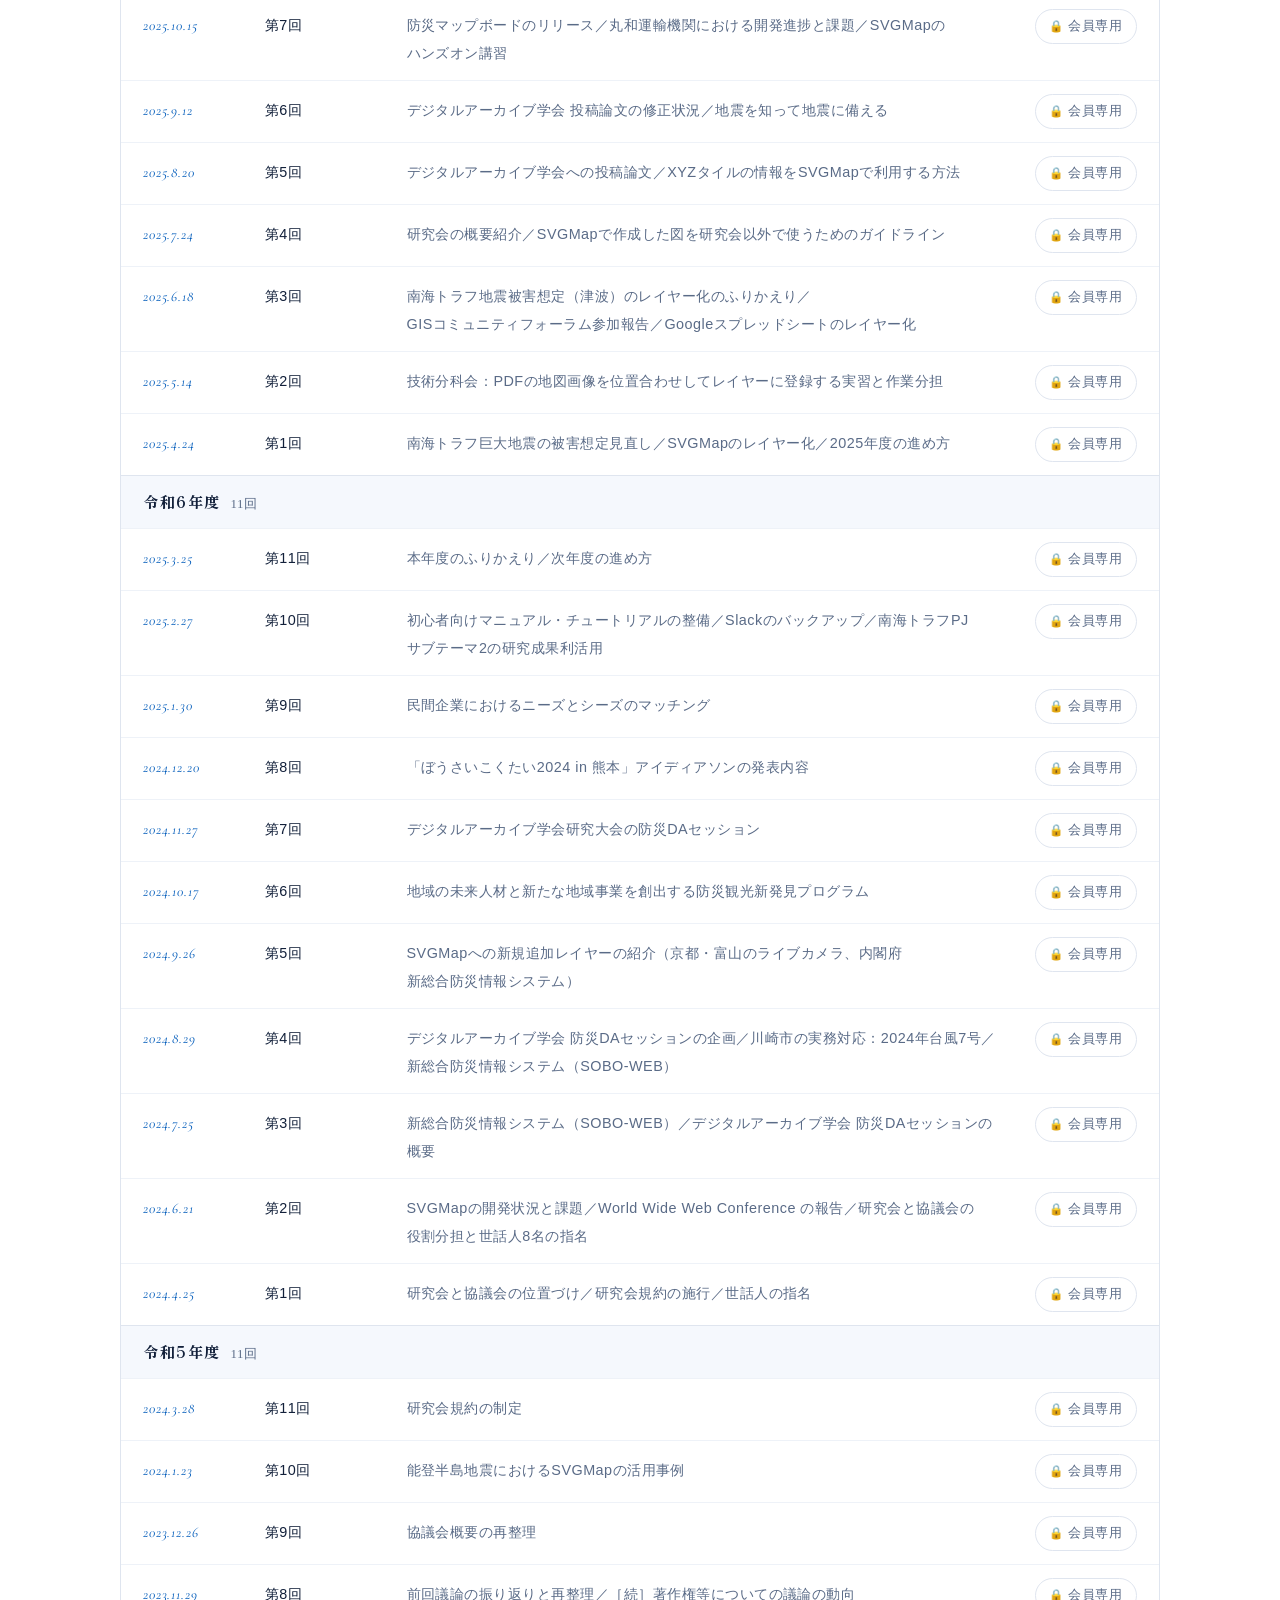
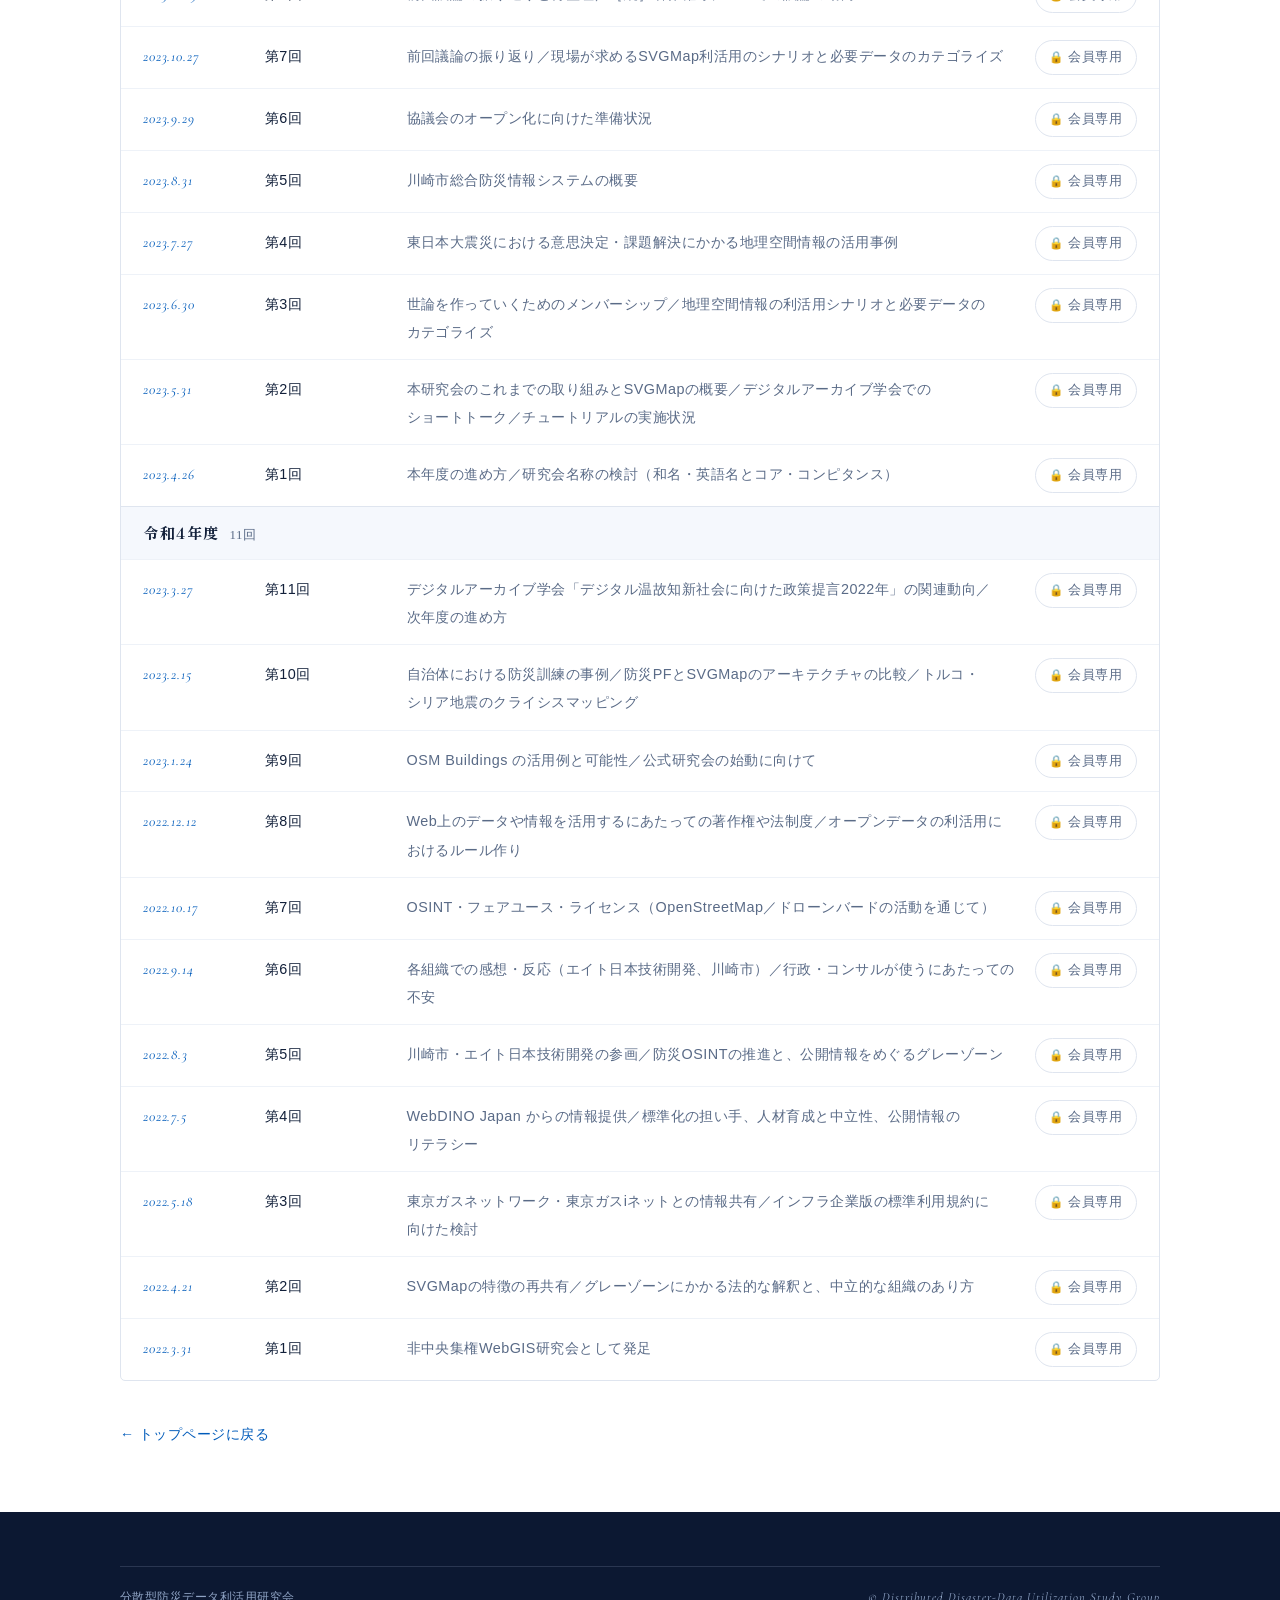
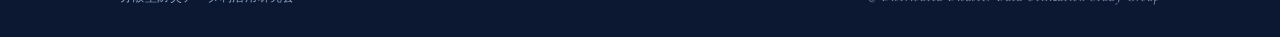
<file: records.html>
﻿<!DOCTYPE html>
<html lang="ja">
<head>
<meta charset="utf-8">
<meta name="viewport" content="width=device-width, initial-scale=1">
<title>活動記録 — 分散型防災データ利活用研究会</title>
<meta name="description" content="分散型防災データ利活用研究会の開催記録一覧。2022年の発足以来、毎月の研究会を積み重ねてきました。">
<!-- SEO:start -->
<link rel="canonical" href="https://copernicus.gr.jp/records.html">
<meta property="og:type" content="article">
<meta property="og:site_name" content="分散型防災データ利活用研究会">
<meta property="og:locale" content="ja_JP">
<meta property="og:url" content="https://copernicus.gr.jp/records.html">
<meta property="og:title" content="活動記録 — 分散型防災データ利活用研究会">
<meta property="og:description" content="分散型防災データ利活用研究会の開催記録一覧。2022年の発足以来、毎月の研究会を積み重ねてきました。">
<meta property="og:image" content="https://copernicus.gr.jp/ogp.png">
<meta property="og:image:width" content="1200">
<meta property="og:image:height" content="630">
<meta property="og:image:alt" content="データは、集めなくても、重なり合える。／分散型防災データ利活用研究会">
<meta name="twitter:card" content="summary_large_image">
<meta name="robots" content="index,follow,max-image-preview:large">
<!-- SEO:end -->
<link rel="icon" type="image/svg+xml" href="data:image/svg+xml,%3Csvg xmlns='http://www.w3.org/2000/svg' viewBox='0 0 64 64'%3E%3Crect width='64' height='64' rx='12' fill='%23050a18'/%3E%3Cellipse cx='32' cy='32' rx='24' ry='11' fill='none' stroke='%235b9be6' stroke-width='3' transform='rotate(-24 32 32)'/%3E%3Ccircle cx='32' cy='32' r='6' fill='%23ffd600'/%3E%3Ccircle cx='14' cy='40' r='4' fill='%235b9be6'/%3E%3C/svg%3E">
<link rel="preconnect" href="https://fonts.googleapis.com">
<link rel="preconnect" href="https://fonts.gstatic.com" crossorigin>
<link href="https://fonts.googleapis.com/css2?family=Shippori+Mincho+B1:wght@500;700;800&family=Zen+Kaku+Gothic+New:wght@400;500;700&family=Cormorant+Garamond:ital,wght@1,400;1,500&display=swap" rel="stylesheet">
<link rel="stylesheet" href="home.css?v=47">

<!-- アクセス解析（GoatCounter）。Cookieを使わず、IPアドレスとUser-Agentを保存しない。
     個人を識別せず、集計結果だけを残すため、同意バナーは置いていない。
     止めるときは、下の2行を消すだけでよい。 -->
<script data-goatcounter="https://copernicus-tokyo.goatcounter.com/count"
        async src="//gc.zgo.at/count.js"></script>
</head>
<body>

<header class="hd">
  <div class="hd__in">
    <a class="hd__brand" href="index.html">
      <svg width="34" height="34" viewBox="0 0 34 34" aria-hidden="true">
        <circle cx="17" cy="17" r="16" fill="#050a18"/>
        <circle cx="17" cy="17" r="2.4" fill="#ffd600"/>
        <ellipse cx="17" cy="17" rx="12.5" ry="6" fill="none" stroke="#5b9be6" stroke-width="1.1" transform="rotate(-24 17 17)"/>
        <circle cx="7.6" cy="21.4" r="1.5" fill="#5b9be6"/>
      </svg>
      <span class="hd__name">分散型防災データ利活用研究会<small>Copernicus Project</small></span>
    </a>
    <nav>
      <ul class="hd__nav">
        <li><a href="index.html#about">この会について</a></li>
        <li><a href="index.html#works">成果物</a></li>
        <li><a href="index.html#members">組織体制</a></li>
        <li><a href="records.html">活動記録</a></li>
        <li><a href="kiyaku.html">規約</a></li>
        <li class="is-story"><a href="story.html">コンセプト</a></li>
        <li><a class="hd__cta" href="index.html#join">入会案内</a></li>
      </ul>
    </nav>
  </div>
</header>

<main class="wrap">
<section class="sec">

  <div class="sec__head">
    <span class="sec__label">Records</span>
    <h1 class="sec__title">活動記録</h1>
    <p class="sec__note">
      2022年3月の発足以来、毎月の研究会を積み重ねてきました。
      開催回と主な議題を公開しています。
    </p>
  </div>

  <div class="notice">
    <p class="notice__t">資料の閲覧について</p>
    <ul class="notice__l">
      <li>
        <span class="notice__n">!</span>
        <div>
          <p class="notice__h">議事メモ・配布資料は会員専用です</p>
          <p class="notice__d">
            本研究会は規約で守秘義務を定めており（第8条）、議事メモや配布資料は会員限定での共有としています。
            一覧の <b>「資料を開く」</b> からは会員専用の保管先に移動し、閲覧には権限が必要です。
            開催回と主な議題は、この一覧のとおり公開しています。
          </p>
        </div>
      </li>
    </ul>
  </div>

  <!-- 本文は同じフォルダの records.js を編集してください -->
  <div class="rec" id="rec">
    <div class="rec__y">読み込み中…</div>
  </div>

  <a class="doc__back" href="index.html#history">トップページに戻る</a>

</section>
</main>

<footer class="ft">
  <div class="wrap">
    <div class="ft__b">
      <span>分散型防災データ利活用研究会</span>
      <span class="ft__c">© Distributed Disaster-Data Utilization Study Group</span>
    </div>
  </div>
</footer>

<!-- 活動記録のデータ。ローカルでファイルを直接開いた場合にも読めるよう、
     テキストファイルではなくスクリプトとして読み込んでいます -->
<script src="records.js?v=3"></script>
<script>
(function(){
  "use strict";
  var box = document.getElementById("rec");
  if(!box) return;

  function esc(s){ return String(s).replace(/[&<>"]/g, function(c){
    return {"&":"&amp;","<":"&lt;",">":"&gt;","\"":"&quot;"}[c]; }); }

  function render(text){
      var rows = text.replace(/^﻿/, "").split(/\r?\n/)
        .map(function(l){ return l.replace(/\s+$/, ""); })
        .filter(function(l){ return l.trim() && l.trim().charAt(0) !== "#"; })
        .map(function(l){ return l.split("\t"); });
      if(!rows.length){ box.innerHTML = ""; return; }

      var html = "", year = null, count = 0;
      /* 年度ごとにまとめる。回次の先頭（例「令和8年度」）を見出しにする */
      var buckets = [];
      rows.forEach(function(c){
        var name = (c[1] || "").trim();
        var y = (name.match(/^(令和\d+年度|平成\d+年度|\d{4}年度)/) || [""])[0];
        if(!buckets.length || buckets[buckets.length-1].y !== y){ buckets.push({y:y, items:[]}); }
        buckets[buckets.length-1].items.push(c);
      });

      buckets.forEach(function(b){
        html += '<div class="rec__y">' + esc(b.y || "その他") +
                '<span>' + b.items.length + '回</span></div>';
        b.items.forEach(function(c){
          var date = (c[0]||"").trim();
          var name = (c[1]||"").trim().replace(/^(令和\d+年度|平成\d+年度|\d{4}年度)\s*/, "");
          var topic = (c[2]||"").trim();
          var url  = (c[3]||"").trim();
          var soon = /開催予定/.test(topic);
          if(!soon) count++;
          var act = soon
            ? '<span class="rec__a" style="border-style:dashed">開催予定</span>'
            : (url
                ? '<a class="rec__a" href="' + esc(url) + '" target="_blank" rel="noopener">資料を開く</a>'
                : '<span class="rec__a">会員専用</span>');
          html += '<div class="rec__i' + (soon ? ' rec__i--soon' : '') + '">' +
                  '<span class="rec__d">' + esc(date) + '</span>' +
                  '<span class="rec__n">' + esc(name) + '</span>' +
                  '<span class="rec__t">' + esc(soon ? "" : topic) + '</span>' +
                  act + '</div>';
        });
      });
      box.innerHTML = html;

      var n = document.getElementById("recCount");
      if(n) n.textContent = count;
  }

  if(typeof window.RECORDS === "string"){
    render(window.RECORDS);
  }else{
    box.innerHTML = '<div class="rec__i"><span class="rec__t">' +
      '活動記録を読み込めませんでした。records.js が同じ場所にあるかご確認ください。' +
      '</span></div>';
  }
})();
</script>
</body>
</html>
</file>
<file: home.css>
@charset "utf-8";
/* ============================================================
   分散型防災データ利活用研究会 — 入り口ページ（index.html）
   ------------------------------------------------------------
   白ベースの実用的な入り口。ブランドページ（story.html）とは
   別のスタイルシートで、配色・書体だけを共有します。
   ============================================================ */

:root{
  --ink:#12203a;          /* 本文 */
  --ink-soft:#5a6b87;     /* 補助文 */
  --line:#dfe5ef;
  --line-soft:#eef2f8;
  --bg:#ffffff;
  --bg-tint:#f5f8fd;
  --blue:#005bba;
  --blue-deep:#00397a;
  --sun:#ffd600;
  --void:#050a18;
  --astral:#5b9be6;
  --mincho:"Shippori Mincho B1",serif;
  --gothic:"Zen Kaku Gothic New",sans-serif;
  --latin:"Cormorant Garamond",serif;
  --wrap:1120px;
}
*{margin:0;padding:0;box-sizing:border-box}
/* html に overflow を指定するとヘッダーの position:sticky が効かなくなるため、
   ここでは指定しない（body 側の指定だけで足りる） */
html{scroll-behavior:smooth}
@media (prefers-reduced-motion:reduce){html{scroll-behavior:auto}}
body{
  background:var(--bg);color:var(--ink);
  font-family:var(--gothic);font-weight:400;
  line-height:1.95;letter-spacing:.03em;
  font-feature-settings:"palt";
  word-break:auto-phrase;
  overflow-x:hidden;
}
img{max-width:100%;display:block}
a{color:var(--blue);text-decoration:none}
a:hover{text-decoration:underline}
:focus-visible{outline:2px solid var(--blue);outline-offset:3px;border-radius:2px}
.wrap{max-width:var(--wrap);margin:0 auto;padding:0 clamp(20px,5vw,40px)}

/* ---------- header ---------- */
.hd{
  position:sticky;top:0;z-index:50;background:rgba(255,255,255,.94);
  backdrop-filter:blur(10px);-webkit-backdrop-filter:blur(10px);
  border-bottom:1px solid var(--line);
}
.hd__in{display:flex;align-items:center;justify-content:space-between;gap:20px;
  max-width:var(--wrap);margin:0 auto;padding:12px clamp(20px,5vw,40px)}
.hd__brand{display:flex;align-items:center;gap:11px;color:var(--ink)}
.hd__brand:hover{text-decoration:none}
.hd__name{font-family:var(--mincho);font-weight:700;font-size:.98rem;letter-spacing:.1em;line-height:1.35}
.hd__name small{display:block;font-family:var(--latin);font-style:italic;font-weight:500;
  font-size:.68rem;letter-spacing:.18em;color:var(--ink-soft)}
.hd__nav{display:flex;align-items:center;gap:clamp(12px,1.8vw,26px);list-style:none}
.hd__nav a{color:var(--ink);font-size:.86rem;letter-spacing:.06em}
.hd__nav a:hover{color:var(--blue);text-decoration:none}
/* コンセプト＝黄のベタ塗り。この会がいちばん読んでほしいもの */
.hd__nav .is-story a{
  background:var(--sun);color:var(--void);font-weight:500;
  border-radius:3px;padding:8px 18px;letter-spacing:.08em;white-space:nowrap;
  transition:background .3s,box-shadow .3s;
}
.hd__nav .is-story a:hover{
  background:#ffe14d;color:var(--void);text-decoration:none;
  box-shadow:0 4px 14px -6px rgba(255,214,0,.9);
}
/* 入会案内＝青の枠線。控えめに常設する
   （.hd__nav a より詳細度を上げないと文字色が上書きされる） */
.hd__nav .hd__cta{
  background:#fff;color:var(--blue);border:1px solid var(--blue);border-radius:3px;
  padding:7px 17px;font-size:.84rem;letter-spacing:.08em;white-space:nowrap;
  transition:background .3s;
}
.hd__nav .hd__cta:hover{background:#eef5fd;color:var(--blue);text-decoration:none}
/* 狭い画面ではメニューを2段目へ送り、横スクロールで全項目に届くようにする。
   以前はここで display:none としていたが、スマートフォンから活動記録・規約・
   コンセプトへ移動する手段がヘッダーから失われるため取りやめた */
@media (max-width:900px){
  .hd__in{flex-wrap:wrap;justify-content:flex-start;gap:10px 0;padding-bottom:8px}
  .hd__brand{flex:none}
  .hd__in nav{
    order:3;width:100%;overflow-x:auto;overscroll-behavior-x:contain;
    scrollbar-width:none;-ms-overflow-style:none;
    margin:0 calc(-1 * clamp(20px,5vw,40px));
    padding:2px clamp(20px,5vw,40px);
  }
  .hd__in nav::-webkit-scrollbar{display:none}
  .hd__nav{flex-wrap:nowrap;gap:16px}
  .hd__nav li{flex:none}
  .hd__nav a{font-size:.82rem;white-space:nowrap}
  .hd__nav .is-story a{padding:6px 14px}
  .hd__nav .hd__cta{padding:5px 13px;font-size:.8rem}
}

/* ---------- hero ---------- */
.hero{padding:clamp(44px,7vh,76px) 0 clamp(36px,6vh,60px);border-bottom:1px solid var(--line-soft)}
.hero__grid{display:grid;grid-template-columns:1.08fr .92fr;gap:clamp(28px,4vw,56px);align-items:center}
.hero__eyebrow{
  display:inline-block;font-size:.76rem;letter-spacing:.16em;color:var(--blue);
  border:1px solid #bcd4ef;background:#eef5fd;border-radius:99px;padding:4px 15px;margin-bottom:20px;
}
.hero h1{
  font-family:var(--mincho);font-weight:800;
  font-size:clamp(1.6rem,3.5vw,2.55rem);line-height:1.5;letter-spacing:.04em;margin-bottom:20px;
}
.hero h1 em{font-style:normal;color:var(--blue);border-bottom:5px solid var(--sun);padding-bottom:1px}
.hero__lead{font-size:1rem;color:var(--ink-soft);max-width:34em;margin-bottom:16px}
.hero__org{
  font-size:.85rem;color:var(--ink-soft);background:var(--bg-tint);
  border-left:3px solid var(--blue);padding:11px 16px;margin-bottom:26px;max-width:36em;
}
.hero__org b{color:var(--ink);font-weight:500}
.btns{display:flex;flex-wrap:wrap;gap:12px}
.btn{
  display:inline-block;padding:13px 28px;border-radius:3px;
  font-size:.9rem;letter-spacing:.08em;border:1px solid var(--blue);
}
.btn--fill{background:var(--blue);color:#fff}
.btn--fill:hover{background:var(--blue-deep);color:#fff;text-decoration:none}
.btn--line{background:#fff;color:var(--blue)}
.btn--line:hover{background:#eef5fd;text-decoration:none}
/* 画面例 */
.shot{border:1px solid var(--line);border-radius:5px;overflow:hidden;background:#fff;
  box-shadow:0 14px 34px -22px rgba(18,32,58,.5)}
.shot__bar{display:flex;align-items:center;gap:6px;padding:8px 12px;background:var(--bg-tint);
  border-bottom:1px solid var(--line)}
.shot__dot{width:9px;height:9px;border-radius:50%;background:#cdd6e4}
/* 枠の見出し。アドレス風にも、「トピックス」のような見出しにも使う。
   和文が入ると欧文斜体では不自然なので、和文が含まれる場合に備えて書体は本文と同系にする */
.shot__url{margin-left:8px;font-size:.72rem;letter-spacing:.08em;color:var(--ink-soft)}
.shot__url:lang(en){font-family:var(--latin);font-style:italic}
.shot__body{aspect-ratio:16/10;display:flex;align-items:center;justify-content:center;
  background:linear-gradient(160deg,#eaf1fb,#dce8f7);position:relative}
.shot__ph{text-align:center;color:#8496b3;font-size:.8rem;letter-spacing:.08em;padding:20px}
.shot__ph strong{display:block;font-size:.9rem;color:#5f7390;margin-bottom:6px}
.shot__cap{padding:10px 14px;font-size:.78rem;color:var(--ink-soft);border-top:1px solid var(--line-soft)}
@media (max-width:900px){.hero__grid{grid-template-columns:1fr}}

/* ---------- section 共通 ---------- */
.sec{padding:clamp(48px,7vh,80px) 0}
.sec--tint{background:var(--bg-tint);border-block:1px solid var(--line-soft)}
/* 1ページのなかで話題が変わるときの区切り線（layersets.html の風水害の欄） */
.sec--rule{border-top:1px solid var(--line-soft)}
.sec__head{margin-bottom:clamp(26px,4vh,40px)}
.sec__label{
  display:block;font-family:var(--latin);font-style:italic;
  font-size:.88rem;letter-spacing:.2em;color:var(--blue);margin-bottom:5px;
}
.sec__title{font-family:var(--mincho);font-weight:700;
  font-size:clamp(1.3rem,2.4vw,1.75rem);letter-spacing:.08em;line-height:1.6}
.sec__note{margin-top:10px;color:var(--ink-soft);font-size:.92rem;max-width:42em}

/* ---------- 数字 ---------- */
.figs{display:grid;grid-template-columns:repeat(auto-fit,minmax(190px,1fr));gap:1px;
  background:var(--line);border:1px solid var(--line)}
.fig{background:#fff;padding:24px 22px}
.fig__v{font-family:var(--latin);font-style:italic;font-size:2.1rem;color:var(--blue);line-height:1.2}
.fig__v span{font-size:.5em;font-style:normal;font-family:var(--gothic);margin-left:3px}
.fig__k{font-size:.84rem;color:var(--ink-soft);margin-top:4px}

/* ---------- 成果物 ---------- */
.works{display:grid;grid-template-columns:repeat(auto-fit,minmax(280px,1fr));gap:clamp(16px,2.4vw,26px)}
.work{border:1px solid var(--line);border-radius:5px;overflow:hidden;background:#fff;
  transition:box-shadow .3s,transform .3s}
.work:hover{box-shadow:0 16px 34px -24px rgba(18,32,58,.55);transform:translateY(-3px)}
.work__img{aspect-ratio:16/9;background:linear-gradient(160deg,#e8f0fa,#d7e5f6);
  display:flex;align-items:center;justify-content:center;color:#8496b3;font-size:.78rem;
  letter-spacing:.08em;text-align:center;padding:16px;border-bottom:1px solid var(--line)}
/* 画像を入れた場合。未差し替えの div 枠と両立させるため img だけを上書きする */
img.work__img{display:block;width:100%;height:auto;padding:0;object-fit:cover}
/* 提供素材など、枠と縦横比が合わない画像。切り取らず全体を見せる。
   左右の余白はバナー端の色に合わせているため、継ぎ目が目立たない */
img.work__img--fit{aspect-ratio:16/9;height:auto;object-fit:contain;
  background:linear-gradient(135deg,#e692af 0%,#cd8fb8 35%,#a10386 75%,#670584 100%)}
/* ---------- 目的別レイヤーセット（layersets.html） ---------- */
.sets{display:grid;gap:16px}
.set{border:1px solid var(--line);border-radius:5px;background:#fff;padding:24px clamp(20px,3vw,28px)}
.set__h{display:flex;align-items:flex-start;gap:14px;margin-bottom:12px}
.set__n{
  flex:none;width:38px;height:38px;border-radius:50%;background:var(--blue);color:#fff;
  display:flex;align-items:center;justify-content:center;
  font-family:var(--latin);font-style:italic;font-size:1.15rem;line-height:1;
}
.set__t{font-family:var(--mincho);font-weight:700;font-size:clamp(1.02rem,1.9vw,1.2rem);letter-spacing:.05em;line-height:1.6}
.set__sub{font-size:.78rem;color:var(--ink-soft);letter-spacing:.08em;margin-top:2px}
.set__d{color:var(--ink-soft);font-size:.92rem;margin-bottom:16px}
.set__lt{font-size:.74rem;letter-spacing:.1em;color:var(--ink-soft);margin-bottom:7px}
.set__l{display:flex;flex-wrap:wrap;gap:6px;list-style:none;margin-bottom:18px}
.set__l li{
  font-size:.75rem;line-height:1.6;background:var(--bg-tint);border:1px solid var(--line);
  border-radius:99px;padding:3px 12px;color:#35496b;
}
.set__go{
  display:inline-block;padding:10px 22px;border:1px solid var(--blue);border-radius:3px;
  background:var(--blue);color:#fff;font-size:.86rem;letter-spacing:.08em;
}
.set__go:hover{background:var(--blue-deep);color:#fff;text-decoration:none}
/* 会員向けの地図（高木氏の mapMashupTester）。公開版の青と色で見分ける */
.set__go--mem{
  margin-left:10px;border-color:#c9a800;background:var(--sun);color:var(--ink);
}
.set__go--mem:hover{background:#e8c400;color:var(--ink);text-decoration:none}
.set__go--mem .set__key{
  display:inline-block;margin-right:8px;padding:1px 8px;border-radius:99px;
  background:rgba(255,255,255,.75);font-size:.72rem;letter-spacing:.04em;
}
/* 推計震度分布を手で選び直す案内。平田氏の指摘（2026-11-19 後）を受けた注記 */
.set__pick{margin-top:11px;font-size:.78rem;line-height:1.75;color:#c62828}
.set__pick b{font-weight:700}
/* 地図を開く直前の操作の案内。赤の .set__pick（訂正）とは役割が違うので色を分ける */
/* はじめての方へ（操作のループ動画）。押さなくても動いて目に入ることが肝 */
.howto{margin:26px 0 8px;padding:20px 22px;background:var(--bg-tint);
  border:1px solid var(--line);border-radius:6px}
.howto__t{font-size:.95rem;font-weight:500;margin-bottom:13px;color:var(--ink)}
.howto__v{display:block;width:100%;height:auto;border:1px solid var(--line);
  border-radius:4px;background:#fff}
.howto__l{list-style:none;margin:15px 0 0;display:grid;gap:8px}
.howto__l li{font-size:.85rem;line-height:1.7;color:var(--ink-soft);
  padding-left:15px;border-left:3px solid var(--astral)}
.howto__l b{color:var(--ink);margin-right:7px}
@media (max-width:560px){.howto{padding:15px 14px}}
.set__tip{
  margin-top:11px;padding:9px 13px;border-left:3px solid var(--astral);
  background:var(--bg-tint);font-size:.78rem;line-height:1.75;color:var(--ink-soft);
}
.sets__note{
  margin-top:26px;padding:16px 18px;background:var(--bg-tint);
  border-left:3px solid var(--line);font-size:.86rem;color:var(--ink-soft);
}
@media (max-width:560px){
  .set__h{gap:11px}
  .set__n{width:32px;height:32px;font-size:1rem}
  .set__sub{display:flex;flex-direction:column;align-items:flex-start}
}
.shot__img{display:block;width:100%;height:100%;object-fit:cover}
/* 枠（16:10）と縦横比の合わない画像を、切り取らず全体を見せるための保険。
   ヒーローは横長版 bosailog-wide.png（16:10）を使うため通常は効きません。
   正方形の bosailog.png に戻した場合だけ、この指定で上下の切れを防ぎます */
.shot__img[src$="bosailog.png"]{object-fit:contain;
  background:linear-gradient(135deg,#e692af 0%,#cd8fb8 35%,#a10386 75%,#670584 100%)}
.work__b{padding:18px 20px 20px}
.work__t{font-family:var(--mincho);font-weight:700;font-size:1.05rem;letter-spacing:.06em;margin-bottom:8px}
/* 幅の狭いカードでは、文節区切りだと右端が大きく余る。ここは幅まで詰める */
.work__d{font-size:.87rem;color:var(--ink-soft);word-break:normal}
/* ---------- 外部リンクの目印 ---------- */
/* 新しいタブで開くリンクには矢印を添える。コンセプトページと同じ作法。
   ヒーローの画像リンクだけは、画像の後ろに矢印が出てしまうため除外する */
a[target="_blank"]::after{
  content:"↗";
  display:inline-block;
  font-size:.72em;
  margin-left:.28em;
  color:var(--blue);
  opacity:.72;
  vertical-align:.06em;
  transition:opacity .25s,transform .25s;
}
a[target="_blank"]:hover::after{opacity:1;transform:translate(1px,-1px)}
/* 濃い背景のボタンでは、下地に合わせて白抜きにする */
.btn--fill[target="_blank"]::after{color:#fff;opacity:.85}
/* 画像を包むリンク（ヒーローのスライド）には出さない */
.shot__slide a[target="_blank"]::after{content:none}

/* 書誌事項は表示しない方針に変更（2026-08-26）。
   カードが縦に伸びるため、index.html の data-citation とJSON-LDに持たせている。
   .work__cite / .work__cite i のルールは未使用のため削除した。 */
/* リンクは1行ずつ積む（複数置く場合があるため） */
.work__more{display:block;margin-top:10px;font-size:.83rem;letter-spacing:.06em}

.work__more::after{content:" →"}

/* ---------- 沿革 ---------- */
.tl{position:relative;padding-left:26px}
.tl::before{content:"";position:absolute;left:5px;top:6px;bottom:6px;width:2px;
  background:linear-gradient(to bottom,var(--blue),#bcd4ef)}
.tl__i{position:relative;padding-bottom:26px}
.tl__i:last-child{padding-bottom:0}
.tl__i::before{content:"";position:absolute;left:-26px;top:8px;width:12px;height:12px;border-radius:50%;
  background:#fff;border:3px solid var(--blue)}
.tl__i--now::before{background:var(--sun);border-color:var(--sun)}
.tl__y{font-family:var(--latin);font-style:italic;font-size:1rem;color:var(--blue);letter-spacing:.08em}
.tl__t{font-family:var(--mincho);font-weight:700;font-size:1.02rem;letter-spacing:.06em;margin:2px 0 4px}
.tl__d{font-size:.88rem;color:var(--ink-soft);max-width:44em}

/* ---------- お知らせ帯（ヒーロー直下） ----------
   日本語サイトの慣習に合わせ、到着時に見える位置へ置く。
   初見の読者の邪魔にならないよう、帯状に圧縮している。 */
.strip{background:var(--bg-tint);border-bottom:1px solid var(--line);padding:16px 0}
.strip__in{display:flex;align-items:flex-start;gap:clamp(14px,2.4vw,26px)}
.strip__label{
  flex:none;padding-top:3px;white-space:nowrap;
  font-family:var(--mincho);font-weight:700;font-size:.92rem;letter-spacing:.14em;
}
.strip__label::after{content:"";display:block;height:2px;background:var(--sun);margin-top:5px}
.strip .news{border:none;border-radius:0;background:transparent;flex:1;min-width:0}
.strip .news__i{padding:3px 0;border-top:none;gap:14px}
.strip__more{flex:none;font-size:.85rem;white-space:nowrap;padding-top:3px}
.strip__more::after{content:" →"}
@media (max-width:720px){
  .strip__in{flex-wrap:wrap;gap:8px 16px}
  .strip .news{flex:1 0 100%;order:3}
  .strip__more{margin-left:auto}
}

/* ---------- お知らせ ---------- */
.news{border:1px solid var(--line);border-radius:5px;background:#fff}
.news__i{display:flex;gap:18px;padding:14px 20px;border-top:1px solid var(--line-soft);
  font-size:.9rem;align-items:baseline}
.news__i:first-child{border-top:none}
.news__d{font-family:var(--latin);font-style:italic;color:var(--blue);white-space:nowrap;letter-spacing:.06em}
.news__x{color:var(--ink-soft)}
@media (max-width:600px){.news__i{flex-direction:column;gap:2px}}

/* ---------- 座組 ---------- */
.orgs{display:flex;flex-wrap:wrap;gap:9px 10px}
.org{border:1px solid var(--line);border-radius:99px;padding:7px 17px;font-size:.87rem;background:#fff}
/* 会員の一覧。会長・副会長のカード（.person）を一段軽くした形。
   名称を明朝で大きく、所属を小さく。役員より控えめに見えるよう寸法を落としている。 */
.mems{list-style:none;display:grid;
  grid-template-columns:repeat(auto-fit,minmax(290px,1fr));gap:10px}
.mem{border:1px solid var(--line);border-radius:5px;padding:13px 16px;background:#fff}
.mem__n{display:block;font-family:var(--mincho);font-weight:700;
  font-size:1.02rem;letter-spacing:.08em;line-height:1.5;word-break:auto-phrase}
.mem__o{display:block;font-size:.78rem;color:var(--ink-soft);
  margin-top:5px;line-height:1.7;word-break:auto-phrase}
.people{display:grid;grid-template-columns:repeat(auto-fit,minmax(230px,1fr));gap:14px;margin-bottom:22px}
.person{border:1px solid var(--line);border-radius:5px;padding:17px 20px;background:#fff}
.person__r{font-size:.74rem;letter-spacing:.18em;color:var(--blue);margin-bottom:6px}
.person__n{font-family:var(--mincho);font-weight:700;font-size:1.15rem;letter-spacing:.1em}
.person__o{font-size:.8rem;color:var(--ink-soft);margin-top:3px}

/* ---------- 入会にあたっての注意 ---------- */
.notice{
  border:1px solid var(--line);border-left:4px solid var(--blue);border-radius:0 5px 5px 0;
  background:var(--bg-tint);padding:22px clamp(20px,2.6vw,28px);
  margin-bottom:clamp(20px,3vh,28px);
}
.notice__t{
  font-family:var(--mincho);font-weight:700;font-size:1.02rem;letter-spacing:.08em;
  margin-bottom:14px;
}
.notice__l{list-style:none;display:grid;gap:16px}
.notice__l>li{display:grid;grid-template-columns:auto 1fr;gap:12px;align-items:start}
.notice__n{
  width:1.9em;height:1.9em;flex:none;border-radius:50%;background:var(--blue);color:#fff;
  display:flex;align-items:center;justify-content:center;
  font-family:var(--latin);font-style:italic;font-size:.92rem;margin-top:2px;
}
.notice__h{font-weight:500;font-size:.95rem;margin-bottom:3px}
.notice__d{font-size:.89rem;color:var(--ink-soft)}
.notice__d b{color:var(--ink);font-weight:500}

/* ---------- 規約の要点 ---------- */
.terms{border:1px solid var(--line);border-radius:5px;background:#fff;margin-bottom:clamp(22px,3.5vh,32px)}
.terms__h{
  display:flex;flex-wrap:wrap;align-items:baseline;gap:10px 16px;
  padding:15px 22px;border-bottom:1px solid var(--line);background:var(--bg-tint);
}
.terms__t{font-family:var(--mincho);font-weight:700;font-size:1rem;letter-spacing:.08em}
.terms__meta{font-size:.78rem;color:var(--ink-soft)}
.terms__link{margin-left:auto;font-size:.84rem;white-space:nowrap}
.terms__link::after{content:" →"}
.terms__list{list-style:none;display:grid;grid-template-columns:repeat(auto-fit,minmax(290px,1fr))}
.terms__list li{display:flex;gap:14px;padding:13px 22px;border-top:1px solid var(--line-soft);font-size:.89rem}
/* flex:none がないと「組織会員の掲載」のような長い語が枠を割って隣に重なる */
.terms__k{color:var(--blue);font-weight:500;white-space:nowrap;flex:none;min-width:5.5em}
.terms__v{color:var(--ink-soft)}
.terms__v b{color:var(--ink);font-weight:500}
@media (max-width:640px){.terms__link{margin-left:0;width:100%}}

/* ---------- 活動記録ページ ---------- */
.rec{border:1px solid var(--line);border-radius:5px;background:#fff;overflow:hidden}
.rec__y{
  background:var(--bg-tint);border-top:1px solid var(--line);
  padding:11px 22px;font-family:var(--mincho);font-weight:700;
  font-size:.95rem;letter-spacing:.1em;
}
.rec__y:first-child{border-top:none}
.rec__y span{font-weight:400;font-size:.8rem;color:var(--ink-soft);margin-left:10px;letter-spacing:.04em}
.rec__i{
  display:grid;grid-template-columns:7.2em 8.6em 1fr auto;gap:8px 18px;
  align-items:baseline;padding:13px 22px;border-top:1px solid var(--line-soft);font-size:.9rem;
}
/* 長い議題名がグリッド列を押し広げないようにする */
.rec__i>*{min-width:0}
.rec__t{overflow-wrap:anywhere}
.rec__d{font-family:var(--latin);font-style:italic;color:var(--blue);letter-spacing:.06em;white-space:nowrap}
.rec__n{font-weight:500;white-space:nowrap}
.rec__t{color:var(--ink-soft)}
.rec__t:empty::before{content:"—";color:#c3cddc}
.rec__a{
  font-size:.8rem;letter-spacing:.06em;white-space:nowrap;
  border:1px solid var(--line);border-radius:99px;padding:4px 13px;color:var(--ink-soft);background:#fff;
}
a.rec__a{border-color:#bcd4ef;color:var(--blue);background:#eef5fd}
a.rec__a:hover{background:#dfecfb;text-decoration:none}
.rec__a::before{content:"🔒 ";font-size:.9em}
.rec__i--soon .rec__n,.rec__i--soon .rec__d{opacity:.6}
@media (max-width:820px){
  .rec__i{grid-template-columns:1fr auto;gap:2px 12px}
  .rec__d{grid-column:1;font-size:.84rem}
  .rec__n{grid-column:1;grid-row:2}
  .rec__t{grid-column:1;grid-row:3;font-size:.86rem;margin-top:2px}
  .rec__a{grid-column:2;grid-row:1/3;align-self:center}
}

/* ---------- 規約全文ページ ---------- */
.doc{padding:clamp(36px,6vh,64px) 0 clamp(48px,8vh,90px);max-width:44em;margin:0 auto}
.doc h1{font-family:var(--mincho);font-weight:800;font-size:clamp(1.4rem,2.8vw,1.9rem);
  letter-spacing:.08em;line-height:1.6;margin-bottom:8px}
.doc__meta{font-size:.84rem;color:var(--ink-soft);padding-bottom:20px;
  border-bottom:1px solid var(--line);margin-bottom:30px}
.doc h2{font-family:var(--mincho);font-weight:700;font-size:1.15rem;letter-spacing:.1em;
  margin:36px 0 12px;padding-bottom:7px;border-bottom:2px solid var(--sun);display:inline-block}
.doc h3{font-weight:500;font-size:.98rem;color:var(--blue);margin:22px 0 4px;letter-spacing:.06em}
.doc p{font-size:.94rem;margin-bottom:8px}
.doc ol,.doc ul{margin:6px 0 8px 1.6em;font-size:.94rem}
.doc li{margin-bottom:4px}
.doc__sub{margin-left:1.1em;color:var(--ink-soft);font-size:.92rem}
.doc__back{display:inline-block;margin-top:40px;font-size:.88rem}
.doc__back::before{content:"← "}

/* ---------- 入会 ---------- */
.join{display:grid;grid-template-columns:repeat(auto-fit,minmax(260px,1fr));gap:clamp(16px,2.4vw,24px)}
.join__c{border:1px solid var(--line);border-radius:5px;padding:26px;background:#fff}
.join__t{font-family:var(--mincho);font-weight:700;font-size:1.1rem;letter-spacing:.08em;margin-bottom:8px}
.join__d{font-size:.88rem;color:var(--ink-soft);margin-bottom:18px}

/* ---------- ブランドページ誘導 ---------- */
.gate{position:relative;background:var(--void);color:#edf1fa;overflow:hidden;
  padding:clamp(56px,9vh,96px) 0}
.gate__stars{position:absolute;inset:0;opacity:.85}
.gate__in{position:relative;z-index:2;text-align:center}
.gate__label{font-family:var(--latin);font-style:italic;font-size:.9rem;letter-spacing:.24em;
  color:var(--astral);margin-bottom:14px}
.gate__t{font-family:var(--mincho);font-weight:800;
  font-size:clamp(1.5rem,3.6vw,2.5rem);line-height:1.5;letter-spacing:.06em;margin-bottom:16px}
.gate__d{color:#9fb0ce;font-size:.94rem;max-width:34em;margin:0 auto 28px}
.gate__btn{display:inline-block;padding:14px 36px;border:1px solid rgba(255,214,0,.6);
  color:var(--sun);font-size:.92rem;letter-spacing:.16em;border-radius:3px;transition:background .35s}
.gate__btn:hover{background:rgba(255,214,0,.12);color:var(--sun);text-decoration:none}

/* ---------- footer ---------- */
.ft{background:#0c1832;color:#c6d4ec;padding:clamp(40px,6vh,64px) 0 28px;font-size:.87rem}
.ft a{color:#9fc4ee}
/* リンクを張っていない項目。青くせず、本文と同じ色にする */
.ft__nolink{color:#c6d4ec}
.ft__grid{display:grid;grid-template-columns:1.4fr 1fr 1fr;gap:28px;margin-bottom:30px}
.ft__n{font-family:var(--mincho);font-weight:700;font-size:1.02rem;color:#fff;letter-spacing:.1em;margin-bottom:8px}
.ft__d{color:#8fa3c4;font-size:.84rem;max-width:26em}
.ft__h{font-size:.78rem;letter-spacing:.16em;color:#7f93b6;margin-bottom:10px}
.ft__l{list-style:none;display:flex;flex-direction:column;gap:7px}
.ft__b{border-top:1px solid rgba(159,176,206,.2);padding-top:18px;
  display:flex;flex-wrap:wrap;gap:12px 26px;font-size:.78rem;color:#8fa3c4}
.ft__c{margin-left:auto;font-family:var(--latin);font-style:italic;letter-spacing:.08em}
@media (max-width:760px){.ft__grid{grid-template-columns:1fr}.ft__c{margin-left:0}}

/* ---------- 出現 ---------- */
.rv{opacity:0;transform:translateY(18px);transition:opacity .8s ease,transform .8s cubic-bezier(.16,.84,.28,1)}
.rv.on{opacity:1;transform:none}
@media (prefers-reduced-motion:reduce){.rv{opacity:1;transform:none;transition:none}}

/* ---------- トップのスライド ---------- */
.shot__body{position:relative}
.shot__slide{position:absolute;inset:0;opacity:0;transition:opacity .8s ease;pointer-events:none}
.shot__slide.is-on{opacity:1;pointer-events:auto}
.shot__slide a{display:block;height:100%;position:relative}
.shot__slide a:hover{text-decoration:none}
.shot__img{display:block;width:100%;height:100%;object-fit:cover}
/* 押せる画像であることを示す帯。リンクのないスライドには出ない */
.shot__tag{
  position:absolute;left:0;right:0;bottom:0;
  background:linear-gradient(to top,rgba(5,10,24,.82),rgba(5,10,24,0));
  color:#fff;font-size:.76rem;letter-spacing:.04em;line-height:1.55;
  padding:20px 14px 10px;display:flex;align-items:center;gap:8px;
}
.shot__tag i{font-style:normal;transition:transform .3s}
/* 説明帯を出さない画像（hero.js で説明文の頭に * を付けたもの）。
   押せることだけを示す矢印を、画像の右上に小さく置く。
   バナーは文字が下部にあるため、下ではなく上に逃がしている */
.shot__tag--min{left:auto;top:0;bottom:auto;background:none;padding:12px 12px 0 0}
.shot__tag--min i{
  display:grid;place-items:center;width:30px;height:30px;border-radius:50%;
  background:rgba(5,10,24,.5);color:#fff;font-size:.9rem;line-height:1;
}
.shot__slide a:hover .shot__tag--min i{background:rgba(5,10,24,.72)}
.shot__slide a:hover .shot__tag i{transform:translateX(4px)}
.shot__dots{position:absolute;right:10px;bottom:10px;display:flex;gap:7px;z-index:2}
.shot__dot2{
  width:9px;height:9px;border-radius:50%;border:1px solid rgba(255,255,255,.9);
  background:rgba(18,32,58,.35);padding:0;cursor:pointer;
  transition:background .3s;
}
.shot__dot2.is-on{background:#fff}
.shot__dot2:hover{background:rgba(255,255,255,.7)}
@media (prefers-reduced-motion:reduce){.shot__slide{transition:none}}
</file>
